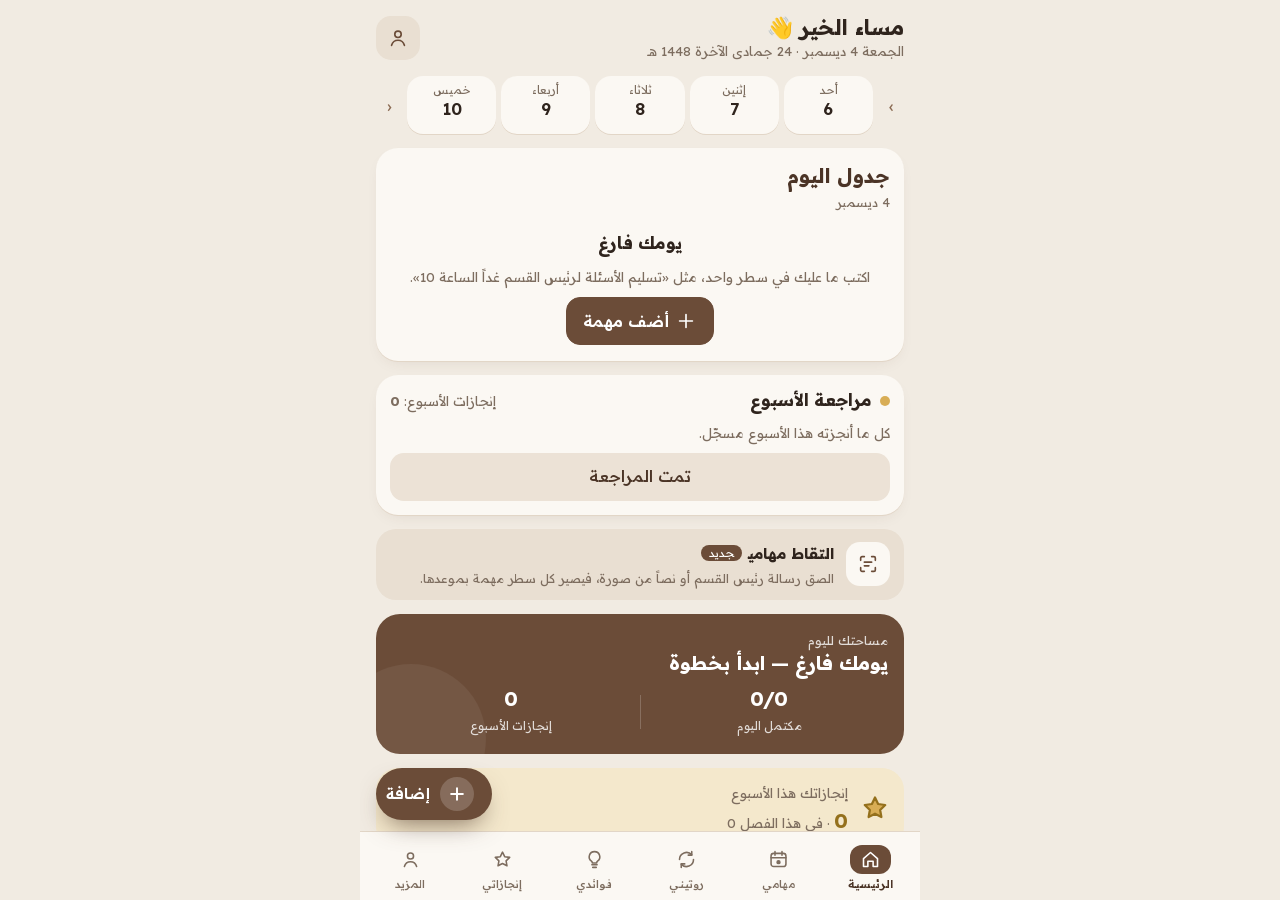
<file: index.html>
<!DOCTYPE html>
<html lang="ar" dir="rtl">
<head>
<meta charset="utf-8">
<meta name="viewport" content="width=device-width, initial-scale=1, maximum-scale=1, viewport-fit=cover">
<meta name="apple-mobile-web-app-capable" content="yes">
<meta name="mobile-web-app-capable" content="yes">
<meta name="apple-mobile-web-app-title" content="أعمالي">
<meta name="apple-mobile-web-app-status-bar-style" content="default">
<meta name="theme-color" content="#f1ebe2">
<meta name="color-scheme" content="light only">
<meta http-equiv="Content-Security-Policy" content="default-src 'self'; script-src 'self' 'unsafe-inline'; style-src 'self' 'unsafe-inline'; img-src 'self' data: blob:; media-src 'self' blob:; font-src 'self'; connect-src 'self'; frame-src 'none'; object-src 'none'">
<title>أعمالي</title>
<link rel="manifest" href="manifest.webmanifest">
<link rel="apple-touch-icon" href="icons/apple-touch-icon.png">
<link rel="icon" href="icons/icon-192.png">
<link rel="stylesheet" href="fonts/fonts.css">
<style>
/* أعمالي — الإصدار الثالث: هوية «القهوة والورق» من الصور التي اختارها المعلم:
   أرضية كريمية، وبطاقة بنية لليوم، وألوان باستيل للأولويات، وخط الرقعة للملاحظات المكتوبة باليد. ألوان فاتحة دائماً. */
:root{
  --ground:#f1ebe2; --surface:#fbf8f3; --raised:#f5efe6; --active:#e9dfd2;
  --border:#e2d6c7; --rule:#ece3d7; --control:#cdbfae;
  --text:#2f241d; --muted:#7d6d5f;
  --brown:#6b4c38; --brown-ink:#4b3426; --brown-soft:#8a6a52; --brown-pale:#ece2d6; --cream-hi:#e9c9a6;
  --rose:#f3dedb; --rose-ink:#a84a40; --honey:#f4e8cc; --honey-ink:#94701c; --honey-bright:#d8ad55;
  --sage:#dfeadf; --sage-ink:#3f7a4c; --stone:#ebe7e2; --stone-ink:#665d55; --sky:#e0e6ef; --sky-ink:#40618c;
  --positive:#3f7a4c; --negative:#a8352b;
  /* أسماء قديمة يستعملها الكود: تشير إلى ألوان الهوية الجديدة */
  --sea:var(--brown); --sea-ink:var(--brown-ink); --sea-pale:var(--brown-pale);
  --lapis:var(--sky-ink); --lapis-pale:var(--sky);
  --gold:var(--honey-ink); --gold-bright:var(--honey-bright); --gold-field:#8a6a1c; --gold-pale:var(--honey);
  --sadu:var(--rose-ink); --sadu-pale:var(--rose); --amber:#8a5410; --amber-pale:#f8e6cc;
  --radius-card:22px; --radius-control:14px;
  --lift:0 1px 0 var(--border),0 6px 18px -10px rgba(75,52,38,.18);
  --font:'Readex Pro','IBM Plex Sans Arabic','Segoe UI',Tahoma,Arial,sans-serif;
  --hand:'Aref Ruqaa','Readex Pro',serif;
  --shade:rgba(40,28,20,.45);
  --spring:cubic-bezier(.34,1.56,.64,1);
  color-scheme:light;
}
/* ألوان تصنيفات الإنجازات العشرة */
.k0{--k:#0f5e63;--kp:#dcefed}.k1{--k:#2c4a8c;--kp:#e2e8f6}.k2{--k:#9a5e08;--kp:#fbecd2}.k3{--k:#a3302a;--kp:#f8e3df}.k4{--k:#4c5a68;--kp:#e6eaee}
.k5{--k:#1f7a50;--kp:#dcf1e5}.k6{--k:#7d6010;--kp:#f6edd2}.k7{--k:#6b3f8f;--kp:#eee4f6}.k8{--k:#b04524;--kp:#fbe5dc}.k9{--k:#7a4a2a;--kp:#f1e5da}

*{box-sizing:border-box}
html,body,*{touch-action:manipulation}
html,body{height:100%}
body{margin:0;background:var(--ground);color:var(--text);font-family:var(--font);font-size:16px;line-height:1.6;-webkit-text-size-adjust:100%}
[hidden]{display:none!important}
button,input,textarea,select{font:inherit;color:inherit}
input,textarea,select{font-size:16px}
button{cursor:pointer;-webkit-tap-highlight-color:transparent;transition:background-color .15s ease,transform .1s ease}
button:active:not([disabled]){transform:scale(.96)}
button:focus-visible,input:focus-visible,textarea:focus-visible,a:focus-visible{outline:2px solid var(--brown);outline-offset:2px}
h1,h2,h3{margin:0;line-height:1.3}
p{margin:0}
.num{font-variant-numeric:tabular-nums;direction:ltr;unicode-bidi:isolate;display:inline-block}
.dim{color:var(--muted)}
.small{font-size:13.5px}
.hand{font-family:var(--hand);color:var(--brown-soft);font-size:21px;line-height:1.4}
svg.ic{width:22px;height:22px;fill:none;stroke:currentColor;stroke-width:1.8;stroke-linecap:round;stroke-linejoin:round;flex:0 0 auto}

/* الإطار */
.app{position:relative;max-width:560px;height:100%;margin:0 auto;display:flex;flex-direction:column;overflow:hidden;background:var(--ground)}
.scr{flex:1 1 auto;overflow-y:auto;overflow-x:hidden;padding:max(14px,env(safe-area-inset-top,0px)) max(16px,env(safe-area-inset-right,0px)) 120px max(16px,env(safe-area-inset-left,0px));display:flex;flex-direction:column;gap:14px;-webkit-overflow-scrolling:touch}
.scr>*{min-width:0;flex:0 0 auto}

/* الرأس: التحية والتاريخان */
.hello{display:flex;align-items:center;justify-content:space-between;gap:10px}
.hello h1{font-size:21px;font-weight:700}
.hello .d{font-size:13px;color:var(--muted)}
.av{width:44px;height:44px;border-radius:15px;border:0;background:var(--active);color:var(--brown);font-weight:700;font-size:17px;display:flex;align-items:center;justify-content:center;flex:0 0 auto;padding:0}
.ph{display:flex;align-items:flex-end;justify-content:space-between;gap:10px}
.ph h1{font-size:25px;font-weight:700;color:var(--brown-ink)}
.ph .sub{font-size:13px;color:var(--muted)}
.mark{width:40px;height:40px;flex:0 0 auto}

/* البطاقة البنية: مساحتك لليوم / إنجاز الروتين */
.brown{position:relative;overflow:hidden;background:var(--brown);color:#fff;border-radius:24px;padding:16px;display:flex;flex-direction:column;gap:10px}
.brown::after{content:"";position:absolute;width:150px;height:150px;border-radius:50%;background:rgba(255,255,255,.06);left:-40px;bottom:-60px;pointer-events:none}
.brown .row{position:relative;z-index:1}
.brown .lb{font-size:12.5px;color:rgba(255,255,255,.8)}
.brown .big{font-size:19px;font-weight:700;line-height:1.4}
.pill{border-radius:999px;background:rgba(255,255,255,.16);font-size:12px;padding:3px 11px;flex:0 0 auto;white-space:nowrap}
.bar{height:7px;border-radius:9px;background:rgba(255,255,255,.18);overflow:hidden}
.bar i{display:block;height:100%;border-radius:9px;background:var(--cream-hi);width:var(--w);animation:barfill .6s ease-out}
@keyframes barfill{from{width:var(--from)}to{width:var(--w)}}
.stats{display:grid;grid-template-columns:1fr 1px 1fr;gap:10px;align-items:center;text-align:center}
.stats b{display:block;font-size:20px;line-height:1.3}
.stats span{font-size:12px;color:rgba(255,255,255,.8)}
.stats hr{border:0;width:1px;height:34px;background:rgba(255,255,255,.2);margin:0}

/* شريط الأيام */
.days{display:grid;grid-template-columns:26px repeat(5,minmax(0,1fr)) 26px;gap:5px;align-items:center}
.days .d{border:0;border-radius:16px;background:var(--surface);min-height:58px;padding:5px 0;display:flex;flex-direction:column;align-items:center;justify-content:center;color:var(--text);box-shadow:0 1px 0 var(--border);line-height:1.25}
.days .d span{font-size:11.5px;color:var(--muted)}
.days .d b{font-size:17px;font-weight:600}
.days .d i{width:5px;height:5px;border-radius:50%;background:transparent;margin-top:3px}
.days .d i.on{background:var(--brown-soft)}
.days .d[aria-pressed=true]{background:var(--brown);color:#fff;box-shadow:none}
.days .d[aria-pressed=true] span{color:rgba(255,255,255,.8)}
.days .d[aria-pressed=true] i.on{background:var(--cream-hi)}
.days .d.today:not([aria-pressed=true]){box-shadow:inset 0 0 0 1.5px var(--brown-soft)}
.days .w{border:0;background:transparent;color:var(--brown-soft);font-size:17px;min-height:44px;padding:0}

/* التقاط مهامي */
.capture{border:0;width:100%;text-align:start;background:var(--active);border-radius:20px;padding:12px 14px;display:flex;align-items:center;gap:12px;color:var(--text)}
.capture .ico{width:44px;height:44px;border-radius:14px;background:var(--surface);display:flex;align-items:center;justify-content:center;color:var(--brown);flex:0 0 auto}
.capture b{font-size:15px}
.capture .new{font-size:11px;background:var(--brown);color:#fff;border-radius:999px;padding:1px 8px;margin-inline-start:6px;vertical-align:2px}
.capture p{font-size:12.5px;color:var(--muted);line-height:1.5;margin-top:2px}

/* عناوين الأقسام */
.sec{display:flex;align-items:center;gap:8px;font-weight:700;font-size:17px;padding-top:2px}
.sec .s{margin-inline-start:auto;font-size:13px;font-weight:500;color:var(--muted)}
.sec i{width:9px;height:9px;border-radius:50%;background:var(--brown-soft);display:inline-block;flex:0 0 auto}
.sec.eve i{background:var(--sky-ink)}
.sec button.s{border:0;background:transparent;padding:4px 0;min-height:36px}

/* جدول اليوم في أول الصفحة */
.sched{background:var(--surface);border-radius:var(--radius-card);box-shadow:var(--lift);padding:14px 14px 4px;display:flex;flex-direction:column;gap:8px;scroll-margin-top:10px}
.shd{display:flex;align-items:center;justify-content:space-between;gap:10px}
.shd .tt b{display:block;font-size:20px;font-weight:700;color:var(--brown-ink);line-height:1.35}
.shd .tt span{font-size:12.5px;color:var(--muted)}
.shd .cnt{flex:0 0 auto;font-size:12.5px;font-weight:600;color:var(--brown-ink);background:var(--brown-pale);border-radius:999px;padding:3px 11px;white-space:nowrap}
.sched .bar{background:var(--brown-pale);height:6px}
.sched .bar i{background:var(--brown)}
.sl .it .tm b{font-size:14px;font-weight:700}
.sched .sl .it:last-child{border-bottom:0}
.nowl{display:flex;align-items:center;gap:6px;height:24px;color:var(--amber);font-size:11.5px;font-weight:700}
.nowl::before{content:"";width:8px;height:8px;border-radius:50%;background:var(--amber);flex:0 0 auto}
.nowl::after{content:"";flex:1;height:2px;border-radius:2px;background:var(--amber);opacity:.7}
.sdiv{font-size:12px;font-weight:700;color:var(--muted);padding:10px 0 2px;border-bottom:1px dashed var(--rule)}
.sdiv.eve{color:var(--sky-ink)}
.tag.rtn{background:var(--sage);color:var(--sage-ink)}
.empty.in{box-shadow:none;background:transparent;padding:6px 0 12px}
.quad.sm{grid-template-columns:repeat(4,minmax(0,1fr));gap:6px}
.quad.sm .q{min-height:48px;border-radius:14px;padding:5px 3px;gap:0}
.quad.sm .q b{font-size:16px;line-height:1.2}
.quad.sm .q span{font-size:11px;line-height:1.3;white-space:nowrap}

/* مربعات الأولوية */
.quad{display:grid;grid-template-columns:1fr 1fr;gap:8px}
.q{border:0;border-radius:18px;padding:10px 8px;display:flex;flex-direction:column;align-items:center;gap:1px;min-height:84px;justify-content:center}
.q i{width:8px;height:8px;border-radius:50%}
.q b{font-size:22px;line-height:1.25;color:var(--text)}
.q span{font-size:12.5px;font-weight:500}
.q.r{background:var(--rose);color:var(--rose-ink)}.q.r i{background:var(--rose-ink)}
.q.h{background:var(--honey);color:var(--honey-ink)}.q.h i{background:var(--honey-ink)}
.q.s{background:var(--sage);color:var(--sage-ink)}.q.s i{background:var(--sage-ink)}
.q.g{background:var(--stone);color:var(--stone-ink)}.q.g i{background:var(--stone-ink)}
.q[aria-pressed=true]{box-shadow:inset 0 0 0 2px currentColor}

/* بطاقة الاجتماع القادم */
.next{border-radius:var(--radius-card);background:var(--sky);padding:12px 14px;display:flex;align-items:center;gap:12px}
.next .open{flex:1;min-width:0;border:0;background:transparent;text-align:start;display:flex;align-items:center;gap:12px;padding:0;color:var(--text)}
.next .ico{color:var(--sky-ink);display:flex;flex:0 0 auto}
.next .ico svg.ic{width:30px;height:30px;stroke-width:1.7}
.next .tx{flex:1;min-width:0}
.next b{display:block;font-size:16px}
.next .when{font-size:13.5px;color:var(--sky-ink);font-weight:600}
.next .pt{border:0;border-radius:999px;background:var(--surface);color:var(--sky-ink);min-height:40px;padding:0 12px;font-size:13.5px;font-weight:600;flex:0 0 auto}

/* جدول اليوم: الساعة يميناً، والعنوان مظلَّل بلون أولويته، وعلامة الإنجاز يساراً */
.list{background:var(--surface);border-radius:var(--radius-card);box-shadow:var(--lift);overflow:hidden;padding:0 12px}
.it{position:relative;display:flex;align-items:center;gap:10px;padding:8px 0;border-bottom:1px dashed var(--rule);min-height:58px}
.it:last-child{border-bottom:0}
.it .tm{width:44px;flex:0 0 auto;display:flex;flex-direction:column;align-items:center;line-height:1.2;color:var(--muted)}
.it .tm b{font-size:13px;font-weight:600;color:var(--brown-ink);direction:ltr}
.it .tm small{font-size:11px}
.ck{position:relative;width:30px;height:30px;border-radius:10px;border:2px solid var(--control);background:transparent;flex:0 0 auto;display:flex;align-items:center;justify-content:center;padding:0;color:#fff}
.ck::before{content:"";position:absolute;inset:-7px}
.ck svg.ic{width:16px;height:16px;stroke-width:2.6}
.it.done .ck,.rt.done .ck{background:var(--brown);border-color:var(--brown)}
.it .body{flex:1;min-width:0;border:0;background:transparent;text-align:start;padding:2px 0;color:var(--text);line-height:1.5;min-height:44px}
.it .t{position:relative;display:inline;font-weight:500;font-size:16px;overflow-wrap:anywhere}
.hl{padding:0 3px;border-radius:3px;-webkit-box-decoration-break:clone;box-decoration-break:clone}
.hl.r{background:linear-gradient(transparent 50%,var(--rose) 50%)}
.hl.h{background:linear-gradient(transparent 50%,var(--honey) 50%)}
.hl.s{background:linear-gradient(transparent 50%,var(--sky) 50%)}
.it.done .t{text-decoration:line-through;color:var(--muted)}
.it.done .hl{background:none}
.it .m{display:flex;flex-wrap:wrap;align-items:center;gap:5px;font-size:12.5px;color:var(--muted);margin-top:3px}
.tag{display:inline-flex;align-items:center;gap:3px;border-radius:999px;padding:0 8px;font-size:11.5px;font-weight:500;background:var(--stone);color:var(--stone-ink);line-height:1.8}
.tag.meet{background:var(--sky);color:var(--sky-ink)}
.tag.time{background:var(--brown-pale);color:var(--brown-ink)}
.tag.star{background:var(--honey);color:var(--honey-ink)}
.tag.soon{background:var(--amber-pale);color:var(--amber)}
.tag.late{background:var(--rose);color:var(--negative)}
.tag.cal{background:var(--sage);color:var(--sage-ink)}
.tag.pri{background:var(--rose);color:var(--rose-ink)}
.tag svg.ic{width:13px;height:13px;stroke-width:2}
.it .go{width:44px;height:44px;border:0;border-radius:12px;background:var(--honey);color:var(--honey-ink);padding:0;display:flex;align-items:center;justify-content:center;flex:0 0 auto}
.it .go svg.ic{width:19px;height:19px}

/* لحظة الإنجاز: المربع ينضغط ثم يقفز، والعلامة تُرسم، وخط يعبر العنوان، وذرات بلون العسل */
.pop .ck{animation:ckpop .28s var(--spring)}
.pop .ck svg path{stroke-dasharray:22;stroke-dashoffset:22;animation:tick .2s ease-out .08s forwards}
.it.pop .t::after{content:"";position:absolute;right:0;left:0;top:52%;height:2px;background:var(--muted);transform-origin:right;animation:strike .25s ease-out .12s both}
.pop .spk{position:absolute;width:6px;height:6px;border-radius:2px;background:var(--honey-bright);top:50%;left:14px;margin-top:-3px;animation:speck .45s ease-out .1s both;pointer-events:none}
.fold{animation:fold .3s ease-out .45s both}
@keyframes ckpop{0%{transform:scale(1)}35%{transform:scale(.82)}75%{transform:scale(1.08)}100%{transform:scale(1)}}
@keyframes tick{to{stroke-dashoffset:0}}
@keyframes strike{from{transform:scaleX(0)}to{transform:scaleX(1)}}
@keyframes speck{from{opacity:1;transform:translate(0,0) rotate(0)}to{opacity:0;transform:translate(var(--x),var(--y)) rotate(90deg)}}
@keyframes fold{to{opacity:.4}}

.empty{background:var(--surface);border-radius:var(--radius-card);box-shadow:var(--lift);padding:22px 18px;text-align:center;display:flex;flex-direction:column;align-items:center;gap:10px}
.empty b{font-size:17px}
.alldone{background:var(--sage);border-radius:var(--radius-card);padding:14px 16px;display:flex;align-items:center;gap:12px;color:var(--sage-ink)}
.alldone .hand{color:var(--sage-ink);font-size:23px}

/* ما بقي من الأيام الماضية: هادئ بلا أحمر */
.carry{background:var(--honey);border-radius:var(--radius-card);padding:14px 14px 10px;display:flex;flex-direction:column;gap:8px}
.carry .row b{font-size:15px}
.carry .ci{background:rgba(255,255,255,.7);border-radius:14px;padding:8px 10px;display:flex;flex-direction:column;gap:6px}
.carry .ci .t{font-size:15px;overflow-wrap:anywhere}
.carry .ci .d{font-size:12px;color:var(--muted);margin-inline-start:6px}
.carry .acts{display:flex;gap:6px;flex-wrap:wrap}
.mini{min-height:40px;border-radius:999px;border:0;padding:0 12px;font-size:13.5px;font-weight:500;background:var(--surface);color:var(--text);flex:0 0 auto;box-shadow:inset 0 0 0 1px var(--border)}
.mini.pri{background:var(--brown);color:#fff;box-shadow:none}
.mini.gold{background:var(--gold-field);color:#fff;box-shadow:none}

/* مراجعة الأسبوع */
.review{background:var(--surface);border-radius:var(--radius-card);box-shadow:var(--lift);padding:14px;display:flex;flex-direction:column;gap:10px}
.review h2{font-size:17px;display:flex;align-items:center;gap:8px}
.review h2::before{content:"";width:10px;height:10px;border-radius:50%;background:var(--honey-bright)}
.review .ri{display:flex;align-items:center;gap:8px}
.review .ri span{flex:1;min-width:0;font-size:15px;overflow-wrap:anywhere}

/* الشرائط والتنبيهات */
.bk{display:flex;align-items:center;gap:12px;border-radius:var(--radius-card);padding:12px 14px;background:var(--honey);color:#5c460f}
.bk .tx{flex:1;font-size:14px;line-height:1.55}
.bk button{min-height:40px;border-radius:999px;border:0;background:#5c460f;color:#fff;font-weight:600;padding:0 14px;flex:0 0 auto}
.bk.red{background:var(--rose);color:#7d1f1a}.bk.red button{background:var(--rose-ink)}
.install{border-radius:var(--radius-card);padding:16px;background:var(--rose);color:#6e2a22;display:flex;flex-direction:column;gap:6px;font-size:14px}
.install ol{margin:0;padding-inline-start:20px;line-height:1.9}
.ribbon{display:flex;align-items:center;gap:12px;background:var(--honey);border-radius:var(--radius-card);padding:12px 14px;border:0;width:100%;text-align:start;color:var(--text)}
.ribbon .star{color:var(--honey-ink);display:flex;flex:0 0 auto}
.ribbon .star svg.ic{width:30px;height:30px;fill:var(--honey-bright);stroke:var(--honey-ink)}
.ribbon b{font-size:20px;color:var(--honey-ink)}

/* التقويم الشهري: في «مهامي» وفي لوحة الإضافة */
.calbox{background:var(--surface);border-radius:var(--radius-card);box-shadow:var(--lift);padding:12px;display:flex;flex-direction:column;gap:6px}
.calhd{display:flex;align-items:center;justify-content:space-between;gap:8px}
.calhd b{font-size:15.5px;text-align:center}
.calhd .h{display:block;font-size:11.5px;color:var(--muted);font-weight:400}
.calhd button{border:0;background:var(--raised);width:40px;height:40px;border-radius:12px;font-size:18px;color:var(--brown);padding:0;flex:0 0 auto}
.cgrid{display:grid;grid-template-columns:repeat(7,minmax(0,1fr));gap:2px;text-align:center}
.cgrid .wd{font-size:11px;color:var(--muted);padding-bottom:2px}
.cd{border:0;background:transparent;font-size:14px;height:40px;border-radius:12px;display:flex;align-items:center;justify-content:center;color:var(--text);position:relative;padding:0}
.cd.wk{color:#a89a8b}
.cd.past{color:#b9ad9f}
.cd.today{box-shadow:inset 0 0 0 1.5px var(--brown-soft);font-weight:600}
.cd[aria-pressed=true]{background:var(--brown);color:#fff;box-shadow:none;font-weight:600}
.cd i{position:absolute;bottom:4px;left:50%;margin-left:-2px;width:4px;height:4px;border-radius:50%;background:var(--brown-soft)}
.cd[aria-pressed=true] i{background:var(--cream-hi)}
.selday{font-size:13.5px;color:var(--muted)}
.selday b{color:var(--text)}

/* روتيني */
.streak{display:grid;grid-template-columns:repeat(7,minmax(0,1fr));gap:4px;background:var(--surface);border-radius:20px;padding:10px 6px;box-shadow:var(--lift)}
.sd{display:flex;flex-direction:column;align-items:center;gap:4px;font-size:11px;color:var(--muted)}
.sd b{width:36px;height:36px;border-radius:12px;background:var(--raised);display:flex;align-items:center;justify-content:center;font-size:13px;color:var(--text);font-weight:500}
.sd.ok b{background:var(--brown);color:#fff}
.sd.miss b{background:var(--surface);box-shadow:inset 0 0 0 1.5px var(--border);color:var(--muted)}
.sd.now b{box-shadow:inset 0 0 0 2px var(--brown)}
.sd.now.ok b{box-shadow:none}
.rt{position:relative;background:var(--surface);border-radius:20px;padding:10px 12px;display:flex;align-items:center;gap:12px;box-shadow:var(--lift)}
.rt .ri{width:46px;height:46px;border-radius:15px;background:var(--active);color:var(--brown);display:flex;align-items:center;justify-content:center;flex:0 0 auto}
.rt .body{flex:1;min-width:0;border:0;background:transparent;text-align:start;padding:0;color:var(--text);min-height:44px}
.rt .body b{font-size:15.5px;display:block;overflow-wrap:anywhere}
.rt .body span{font-size:12px;color:var(--muted)}
.rt .fl{font-size:12.5px;background:var(--raised);border-radius:10px;padding:2px 8px;color:var(--brown);flex:0 0 auto;white-space:nowrap}
.rt.off{opacity:.75}

/* عام */
.card{background:var(--surface);border-radius:var(--radius-card);padding:16px;display:flex;flex-direction:column;gap:12px;box-shadow:var(--lift)}
.row{display:flex;align-items:center;justify-content:space-between;gap:10px}
.row>*{min-width:0}
.btn{min-height:48px;border-radius:var(--radius-control);border:1px solid var(--control);background:var(--surface);padding:8px 16px;font-weight:500;color:var(--text);display:inline-flex;align-items:center;justify-content:center;gap:6px;text-decoration:none}
.btn.pri{background:var(--brown);border-color:var(--brown);color:#fff;font-weight:600}
.btn.gold{background:var(--gold-field);border-color:var(--gold-field);color:#fff;font-weight:600}
.btn.soft{background:var(--brown-pale);border-color:transparent;color:var(--brown-ink)}
.btn.danger{color:var(--negative);border-color:#e8c4bd}
.btn.armed{background:var(--negative);color:#fff;border-color:var(--negative)}
.btn.plain{background:transparent;border:0;color:var(--muted)}
.hd{display:flex;align-items:center;justify-content:space-between;gap:10px;min-height:48px}
.hd h1{font-size:25px;font-weight:700;color:var(--brown-ink)}
.seg{display:grid;grid-auto-flow:column;grid-auto-columns:1fr;gap:2px;background:var(--active);border-radius:var(--radius-control);padding:3px}
.seg button{border:0;border-radius:11px;background:transparent;min-height:40px;font-size:14px;font-weight:500;color:var(--muted);padding:0 4px;white-space:nowrap}
.seg button[aria-pressed=true]{background:var(--surface);color:var(--brown-ink);font-weight:600;box-shadow:0 1px 3px rgba(75,52,38,.12)}
.chips{display:flex;flex-wrap:wrap;gap:6px}
.chip{min-height:40px;border-radius:999px;border:0;background:var(--surface);box-shadow:inset 0 0 0 1px var(--border);padding:0 13px;font-size:14px;font-weight:500;color:var(--text);white-space:nowrap;display:inline-flex;align-items:center;gap:6px}
.chip[aria-pressed=true]{background:var(--brown);color:#fff;box-shadow:none}
.chip.k[aria-pressed=true]{background:var(--k)}
.chip.pr i{width:8px;height:8px;border-radius:50%;background:var(--stone-ink)}
.chip.pr.r i{background:var(--rose-ink)}.chip.pr.h i{background:var(--honey-ink)}
.chip.pr.r[aria-pressed=true]{background:var(--rose-ink)}.chip.pr.h[aria-pressed=true]{background:var(--honey-ink)}
.chip.pr[aria-pressed=true] i{background:#fff}
.lbl{font-size:13px;color:var(--muted);font-weight:500}
.search{display:flex;align-items:center;gap:8px;background:var(--surface);border-radius:var(--radius-control);box-shadow:inset 0 0 0 1px var(--border);padding:0 12px;min-height:48px}
.search input{flex:1;border:0;background:transparent;min-height:46px;outline:none;min-width:0}
.search svg.ic{color:var(--muted);width:19px;height:19px}

/* الإنجازات */
.achhead{border-radius:24px;background:var(--brown);color:#fff;padding:16px;overflow:hidden}
.achhead h1{font-size:23px;font-weight:700}
.achhead .big{display:block;font-size:40px;font-weight:700;line-height:1.1}
.achhead .seg{background:rgba(0,0,0,.18);margin-top:12px}
.achhead .seg button{color:#fff}
.achhead .seg button[aria-pressed=true]{background:#fff;color:var(--brown-ink)}
.cats{display:grid;grid-template-columns:repeat(2,minmax(0,1fr));gap:8px}
.cat{border:0;border-radius:16px;background:var(--kp);color:var(--k);padding:10px 12px;text-align:start;display:flex;align-items:center;gap:8px;min-height:52px}
.cat .n{font-size:20px;font-weight:700;min-width:26px;text-align:center}
.cat .l{font-size:13px;font-weight:500;line-height:1.35;flex:1}
.cat[aria-pressed=true]{background:var(--k);color:#fff}
.cat.zero .n{color:var(--muted)}
.ach{display:flex;gap:12px;align-items:flex-start;padding:12px 2px;border:0;border-bottom:1px dashed var(--rule);width:100%;background:transparent;text-align:start;color:var(--text)}
.ach:last-child{border-bottom:0}
.ach .dot{width:11px;height:11px;border-radius:50%;background:var(--k);margin-top:7px;flex:0 0 auto}
.ach .tx{flex:1;min-width:0}
.ach .t{font-weight:500;overflow-wrap:anywhere}
.ach .m{font-size:12.5px;color:var(--muted)}
.ach .kc{color:var(--k);font-weight:600}
.ach .pin{color:var(--honey-bright);flex:0 0 auto;margin-top:2px}
.ach .pin svg.ic{width:18px;height:18px;fill:currentColor}
.mon{font-size:13px;font-weight:600;color:var(--muted);padding:2px 4px}

/* الشريط السفلي والزر العائم */
.tabbar{position:absolute;left:0;right:0;bottom:0;background:var(--surface);box-shadow:0 -1px 0 var(--border);padding:6px max(4px,env(safe-area-inset-right,0px)) env(safe-area-inset-bottom,0px) max(4px,env(safe-area-inset-left,0px));display:flex;z-index:10}
.tabbar button{flex:1;min-width:0;min-height:62px;border:0;background:transparent;display:flex;flex-direction:column;align-items:center;justify-content:center;gap:2px;font-size:11px;white-space:nowrap;font-weight:500;color:var(--muted);padding:4px 0}
.tabbar button svg.ic{box-sizing:content-box;padding:4px 10px;border-radius:12px;width:21px;height:21px}
.tabbar button[aria-pressed=true]{color:var(--brown-ink);font-weight:600}
.tabbar button[aria-pressed=true] svg.ic{background:var(--brown);color:#fff}
.fab{position:absolute;left:max(16px,env(safe-area-inset-left,0px));bottom:calc(80px + env(safe-area-inset-bottom,0px));z-index:11;min-height:52px;border-radius:999px;border:0;background:var(--brown);color:#fff;box-shadow:0 12px 26px -10px rgba(75,52,38,.7);display:flex;align-items:center;gap:10px;padding:0 18px 0 10px;font-weight:600;font-size:15px}
.fab .pl{width:34px;height:34px;border-radius:50%;background:rgba(255,255,255,.18);display:flex;align-items:center;justify-content:center}
.fab svg.ic{width:20px;height:20px;stroke-width:2.4}

/* اللوحات السفلية */
.layer{position:absolute;inset:0;z-index:30;background:var(--shade);display:flex;align-items:flex-end;animation:shade .2s ease-out}
.sheetp{width:100%;background:var(--ground);border-radius:28px 28px 0 0;padding:8px max(16px,env(safe-area-inset-right,0px)) calc(18px + env(safe-area-inset-bottom,0px)) max(16px,env(safe-area-inset-left,0px));display:flex;flex-direction:column;gap:12px;max-height:94%;overflow:auto;box-shadow:0 -12px 34px rgba(40,28,20,.2);animation:sheetup .32s cubic-bezier(.32,.72,0,1)}
.sheetp>*{flex:0 0 auto;min-width:0}
.layer.still,.layer.still .sheetp{animation:none}
@keyframes shade{from{background:transparent}}
@keyframes sheetup{from{transform:translateY(40%);opacity:.4}}
.sheetp .grab{width:40px;height:5px;border-radius:3px;background:var(--control);align-self:center}
.sheetp h2{font-size:19px}
.field{width:100%;min-height:50px;border:1px solid var(--border);border-radius:var(--radius-control);background:var(--surface);padding:10px 12px}
textarea.field{min-height:76px;resize:vertical;line-height:1.6}
input.title{font-size:18px;font-weight:500}
.hint{font-size:12.5px;color:var(--muted)}
.twocol{display:grid;grid-template-columns:1fr 1fr;gap:8px}
.sw{display:flex;align-items:center;justify-content:space-between;gap:10px;min-height:46px}
.tog{width:52px;height:32px;border-radius:999px;border:0;background:var(--control);position:relative;flex:0 0 auto;padding:0}
.tog::after{content:"";position:absolute;top:3px;right:3px;width:26px;height:26px;border-radius:50%;background:#fff;transition:right .15s ease;box-shadow:0 1px 3px rgba(0,0,0,.2)}
.tog[aria-pressed=true]{background:var(--brown)}
.tog[aria-pressed=true]::after{right:23px}
.alarm{background:var(--sage);border-radius:16px;padding:10px 12px;display:flex;align-items:center;gap:10px;color:var(--sage-ink)}
.alarm .tx{flex:1;min-width:0}
.alarm b{font-size:14px;color:var(--text);display:block}
.alarm span{font-size:12px}
.alarm .tog[aria-pressed=true]{background:var(--sage-ink)}
.alarm.off{background:var(--raised);color:var(--muted)}
/* الخطوات ونقاط الاجتماع داخل اللوحة */
.steps{background:var(--surface);border-radius:var(--radius-control);box-shadow:inset 0 0 0 1px var(--border);overflow:hidden}
.st{display:flex;align-items:center;gap:8px;padding:4px 8px 4px 10px;border-bottom:1px solid var(--rule)}
.st:last-child{border-bottom:0}
.st .sck{position:relative;width:26px;height:26px;border-radius:8px;border:2px solid var(--control);background:transparent;padding:0;color:#fff;display:flex;align-items:center;justify-content:center;flex:0 0 auto}
.st .sck::before{content:"";position:absolute;inset:-9px}
.st .sck svg.ic{width:14px;height:14px;stroke-width:2.6}
.st .sck[aria-pressed=true]{background:var(--brown);border-color:var(--brown)}
.st input{flex:1;min-width:0;border:0;background:transparent;min-height:44px}
.st.d input{text-decoration:line-through;color:var(--muted)}
.st .x{width:40px;height:40px;border:0;background:transparent;color:var(--muted);font-size:20px;padding:0;flex:0 0 auto}
.st .tt{border:0;border-radius:999px;background:var(--sky);color:var(--sky-ink);min-height:36px;padding:0 10px;font-size:12.5px;font-weight:600;flex:0 0 auto}
/* معاينة الالتقاط */
.capl{background:var(--surface);border-radius:var(--radius-control);box-shadow:inset 0 0 0 1px var(--border);overflow:hidden}
.capl div{display:flex;align-items:center;justify-content:space-between;gap:8px;padding:8px 12px;border-bottom:1px solid var(--rule);font-size:14.5px}
.capl div:last-child{border-bottom:0}
.capl span{min-width:0;overflow-wrap:anywhere}
.capl small{color:var(--muted);font-size:12px;flex:0 0 auto}

/* الرسائل */
.toast{position:absolute;left:12px;right:12px;bottom:calc(150px + env(safe-area-inset-bottom,0px));z-index:40;background:var(--brown-ink);color:#fff;border-radius:16px;padding:8px 8px 8px 14px;display:flex;align-items:center;justify-content:space-between;gap:10px;font-size:14.5px;box-shadow:0 10px 28px rgba(0,0,0,.22)}
.toast.low{bottom:calc(16px + env(safe-area-inset-bottom,0px))}
.toast.warn{background:var(--negative)}
.toast button{min-height:40px;border:0;background:rgba(255,255,255,.16);color:inherit;font-weight:600;border-radius:10px;padding:0 12px;flex:0 0 auto}
.loading{display:flex;align-items:center;justify-content:center;height:60vh;color:var(--muted)}
.stepsl{margin:0;padding-inline-start:20px;line-height:1.9;font-size:14px}
@media (prefers-reduced-motion: reduce){
  button{transition:none}button:active:not([disabled]){transform:none}
  .bar i,.layer,.sheetp,.pop .ck,.it.pop .t::after,.pop .spk,.fold{animation:none!important}
  .pop .ck svg path{animation:none;stroke-dashoffset:0}
}

/* فوائدي: لكل قسم لونه — الفوائد عسلية، والأفكار سماوية، واليوميات وردية */
.kinds{display:grid;grid-template-columns:repeat(3,minmax(0,1fr));gap:8px}
.kd{border:0;border-radius:18px;padding:10px 6px;display:flex;flex-direction:column;align-items:center;gap:1px;min-height:92px;justify-content:center}
.kd b{font-size:22px;color:var(--text);line-height:1.2}
.kd span{font-size:13px;font-weight:600}
.kf,.ks.kf{background:var(--honey);color:var(--honey-ink)}.ki,.ks.ki{background:var(--sky);color:var(--sky-ink)}.ky,.ks.ky{background:var(--rose);color:var(--rose-ink)}
.kd[aria-pressed=true],.ks[aria-pressed=true]{box-shadow:inset 0 0 0 2px currentColor}
.chip i{font-style:normal;color:var(--muted);font-size:12px}
.chip[aria-pressed=true] i{color:var(--cream-hi)}
.notes{display:flex;flex-direction:column;gap:10px}
.note{background:var(--surface);border-radius:20px;padding:12px 13px;box-shadow:var(--lift);display:flex;flex-direction:column;gap:8px;border-inline-start:4px solid var(--nk)}
.note.kf{--nk:var(--honey-bright);color:var(--text)}.note.ki{--nk:#7f9cc4;color:var(--text)}.note.ky{--nk:#d79a91;color:var(--text)}
.note .nb{border:0;background:transparent;padding:0;text-align:start;display:flex;flex-direction:column;gap:5px;color:var(--text);width:100%}
.note .hd{display:flex;align-items:center;gap:8px;font-size:12px;color:var(--muted);flex-wrap:wrap}
.note .src{display:inline-flex;align-items:center;gap:4px;background:var(--raised);border-radius:999px;padding:1px 9px;color:var(--brown)}
.note .src svg.ic{width:14px;height:14px}
.note .dt{margin-inline-start:auto}
.note b{font-size:15.5px;line-height:1.5;overflow-wrap:anywhere}
.note p{font-size:14px;line-height:1.75;color:#4d3f35;white-space:pre-line;overflow-wrap:anywhere}
.note .tag{align-self:flex-start}
.mini.sky{background:var(--sky);color:var(--sky-ink);box-shadow:none;align-self:flex-start;font-weight:600}
.nday{display:flex;justify-content:space-between;gap:8px;font-size:13px;font-weight:600;color:var(--muted);padding:4px 2px 0}
.audio{display:flex;align-items:center;gap:10px;background:var(--raised);border-radius:14px;padding:6px 10px}
.audio.big{padding:10px 12px}
.play{width:40px;height:40px;border-radius:50%;border:0;background:var(--brown);color:#fff;display:flex;align-items:center;justify-content:center;flex:0 0 auto;padding:0}
.play svg.ic{width:16px;height:16px}
.wave{flex:1;display:flex;align-items:center;gap:2px;height:28px;min-width:0}
.wave i{flex:1;background:var(--brown-soft);border-radius:2px;opacity:.55}
.audio small{font-size:12px;color:var(--muted);direction:ltr}
.photo{border:0;padding:0;border-radius:14px;overflow:hidden;background:var(--raised);display:block;width:100%}
.photo img{display:block;width:100%;max-height:220px;object-fit:cover;min-height:80px}
.nimg{border-radius:16px;overflow:hidden;background:var(--raised)}
.nimg img{display:block;width:100%;max-height:260px;object-fit:contain}
.nimg.big img{max-height:420px}
.kseg{display:grid;grid-template-columns:repeat(3,minmax(0,1fr));gap:6px}
.ks{border:0;border-radius:14px;font-size:14px;font-weight:600;min-height:46px;display:flex;align-items:center;justify-content:center;gap:5px;padding:0 4px}
.ks svg.ic{width:18px;height:18px}
.methods{display:grid;grid-template-columns:repeat(2,minmax(0,1fr));gap:8px}
.mt{border:0;border-radius:16px;background:var(--surface);box-shadow:inset 0 0 0 1px var(--border);padding:10px;display:flex;align-items:center;gap:9px;text-align:start;color:var(--text);min-height:60px}
.mt .ico{width:40px;height:40px;border-radius:12px;background:var(--active);color:var(--brown);display:flex;align-items:center;justify-content:center;flex:0 0 auto}
.mt b{font-size:14px;display:block;line-height:1.3}.mt small{font-size:11.5px;color:var(--muted)}
.mt[aria-pressed=true]{background:var(--brown);color:#fff;box-shadow:none}.mt[aria-pressed=true] .ico{background:rgba(255,255,255,.16);color:#fff}.mt[aria-pressed=true] small{color:var(--cream-hi)}
.rec{display:flex;flex-direction:column;align-items:center;gap:12px;padding:8px 0}
.mic{width:92px;height:92px;border-radius:50%;border:0;background:var(--rose-ink);color:#fff;display:flex;align-items:center;justify-content:center;position:relative;padding:0}
.mic svg.ic{width:38px;height:38px}
.mic.on::before,.mic.on::after{content:"";position:absolute;inset:-10px;border-radius:50%;border:2px solid var(--rose-ink);opacity:.35;animation:micring 1.8s ease-out infinite}
.mic.on::after{animation-delay:.9s}
@keyframes micring{from{transform:scale(.9);opacity:.5}to{transform:scale(1.35);opacity:0}}
.timer{font-size:34px;font-weight:600;color:var(--brown-ink)}
.livewave{display:flex;align-items:center;gap:3px;height:54px;width:100%}
.livewave i{flex:1;background:var(--brown);border-radius:3px;height:14%;transition:height .1s linear}
.tip{background:var(--sage);color:var(--sage-ink);border-radius:14px;padding:10px 12px;font-size:13px;line-height:1.65}
@media (prefers-reduced-motion: reduce){.mic.on::before,.mic.on::after{animation:none}.livewave i{transition:none}}
</style>
</head>
<body>
<div class="app" id="dev">
  <main class="scr" id="scr"><div class="loading">جارٍ التحميل…</div></main>
  <button class="fab" data-act="add" aria-label="إضافة" hidden id="fab"></button>
  <nav class="tabbar" id="tabs" aria-label="الأقسام" hidden></nav>
  <div id="layer"></div>
  <input type="file" id="filein" accept=".json,application/json,text/plain" hidden>
  <input type="file" id="imgin" accept="image/*" hidden>
</div>

<script>
/* أعمالي — مهامي اليومية واجتماعاتي وروتيني وإنجازاتي، لمعلم واحد على هاتفه.
   البيانات على هذا الجهاز فقط (IndexedDB، وعند تعذّرها localStorage)، ولا يتصل البرنامج بأي خادم.
   الإصدار الثالث (2026-10-24) من صور تطبيقات اختارها المعلم (روتيني، مهامي، To-Do List):
   - هوية «القهوة والورق»: كريمي وبني، وبطاقة «مساحتك لليوم»، وخط الرقعة للملاحظات.
   - اختيار التاريخ من تقويم الشهر، وشاشة «مهامي» بتقويم الشهر وتبويبات: اليوم، والقادمة، والمتأخرة، والكل.
   - الأولوية (مهم وعاجل / مهم غير عاجل / عادي) تظلّل العنوان، ولها مربعات في الرئيسية.
   - «روتيني»: عادات يومية مع الاستمرارية وأفضل سلسلة.
   - «التقاط مهامي»: كل سطر من نص ملصوق يصير مهمة.
   - التنبيه في تقويم الآيفون عبر اختصار «a3mali-taqweem» بدل «تذكيرات».
   - «فوائدي» (2026-10-24b): فوائد وأفكار ويوميات، كتابةً أو صوتاً أو صورةً أو نصاً من صورة (بالنص المباشر في الآيفون).
   وبقي من الإصدار الثاني: بعد الدوام، وآخر موعد، والخطوات، ونقاط الاجتماع، ومراجعة الأسبوع، وأبرز الإنجازات، والبحث. */
var APPV='2026-10-26c';
var DAYS=['الأحد','الإثنين','الثلاثاء','الأربعاء','الخميس','الجمعة','السبت'];
var DSHORT=['أحد','إثنين','ثلاثاء','أربعاء','خميس','جمعة','سبت'];
var MONTHS=['يناير','فبراير','مارس','أبريل','مايو','يونيو','يوليو','أغسطس','سبتمبر','أكتوبر','نوفمبر','ديسمبر'];
/* تصنيفات الإنجاز: من معايير «المعلم المتميز» في وزارة التربية */
var CATS=['التنمية المهنية (دورات وورش)','التطوير والابتكار','الدروس النموذجية وتبادل الزيارات','الأنشطة المدرسية','اللجان والمهام المكلَّف بها','إنجازات الطلاب والمسابقات','القرآن الكريم','التواصل مع أولياء الأمور','خدمة المجتمع والمبادرات','شهادات الشكر والتكريم'];
var CSHORT=['التنمية المهنية','التطوير والابتكار','دروس نموذجية وزيارات','الأنشطة المدرسية','اللجان والتكليفات','إنجازات الطلاب','القرآن الكريم','أولياء الأمور','خدمة المجتمع','الشكر والتكريم'];
var ROLES=['منفّذ','مشارك','حضور'];
var PIN_MAX=5;
var MARK='<svg class="mark" viewBox="0 0 64 64" aria-hidden="true"><rect width="64" height="64" rx="16" fill="#6b4c38"/><rect x="14" y="14" width="36" height="36" rx="11" fill="#f1ebe2"/><path d="M24 32.5l5.5 5.5 11-12" fill="none" stroke="#6b4c38" stroke-width="4.2" stroke-linecap="round" stroke-linejoin="round"/><circle cx="47" cy="17" r="5" fill="#d8ad55"/></svg>';
function svg(p){return '<svg class="ic" viewBox="0 0 24 24" aria-hidden="true">'+p+'</svg>';}
var IC={
  today:svg('<rect x="3.5" y="5" width="17" height="15" rx="3"/><path d="M3.5 10h17M8 3v4M16 3v4"/><circle cx="12" cy="15" r="1.6" fill="currentColor"/>'),
  next:svg('<path d="M4 6h16M4 12h10M4 18h7"/><path d="M17 15l3 3-3 3"/>'),
  star:svg('<path d="M12 3.6l2.5 5.2 5.7.8-4.1 4 1 5.6L12 16.6l-5.1 2.6 1-5.6-4.1-4 5.7-.8z"/>'),
  more:svg('<circle cx="12" cy="12" r="3"/><path d="M12 2.5v3M12 18.5v3M2.5 12h3M18.5 12h3M5.3 5.3l2.1 2.1M16.6 16.6l2.1 2.1M5.3 18.7l2.1-2.1M16.6 7.4l2.1-2.1"/>'),
  plus:svg('<path d="M12 5v14M5 12h14"/>'),
  check:svg('<path d="M5 12.5l4.5 4.5L19 7.5"/>'),
  meet:svg('<circle cx="9" cy="9" r="3"/><circle cx="16.5" cy="10" r="2.4"/><path d="M3.5 19c.8-3 3-4.6 5.5-4.6s4.7 1.6 5.5 4.6M14.5 15.2c2.6-.5 5 .9 6 3.8"/>'),
  clock:svg('<circle cx="12" cy="12" r="8.5"/><path d="M12 7.5V12l3 2"/>'),
  rep:svg('<path d="M4 12a8 8 0 0 1 14-5.3M20 12a8 8 0 0 1-14 5.3"/><path d="M18 3v4h-4M6 21v-4h4"/>'),
  bell:svg('<path d="M6 16V11a6 6 0 0 1 12 0v5l1.5 2h-15z"/><path d="M10 20.5a2 2 0 0 0 4 0"/>'),
  trash:svg('<path d="M5 7h14M10 7V5h4v2M7 7l1 13h8l1-13"/>'),
  doc:svg('<path d="M7 3h7l4 4v14H7z"/><path d="M14 3v4h4M10 12h5M10 16h5"/>'),
  flag:svg('<path d="M6 21V4M6 4h11l-2 4 2 4H6"/>'),
  list:svg('<path d="M9 6h11M9 12h11M9 18h11"/><path d="M4 6l1 1 2-2M4 12l1 1 2-2M4 18l1 1 2-2"/>'),
  search:svg('<circle cx="11" cy="11" r="6.5"/><path d="M16 16l4.5 4.5"/>'),
  home:svg('<path d="M4 11l8-7 8 7v9h-5v-6H9v6H4z"/>'),
  user:svg('<circle cx="12" cy="8" r="3.5"/><path d="M5 20c1-3.5 3.8-5.5 7-5.5s6 2 7 5.5"/>'),
  scan:svg('<path d="M4 8V5.5A1.5 1.5 0 0 1 5.5 4H8M16 4h2.5A1.5 1.5 0 0 1 20 5.5V8M20 16v2.5a1.5 1.5 0 0 1-1.5 1.5H16M8 20H5.5A1.5 1.5 0 0 1 4 18.5V16"/><path d="M8 10h8M8 14h5"/>'),
  book:svg('<path d="M4 5.5C6.5 4.5 9.5 4.5 12 6c2.5-1.5 5.5-1.5 8-.5V19c-2.5-1-5.5-1-8 .5-2.5-1.5-5.5-1.5-8-.5z"/><path d="M12 6v13.5"/>'),
  mail:svg('<rect x="3.5" y="5.5" width="17" height="13" rx="2"/><path d="M4 7l8 6 8-6"/>'),
  walk:svg('<circle cx="13" cy="4.5" r="1.8"/><path d="M10 21l2-6 3 3v3M12 15l-1-5 4 2 2 3M11 10l-3 2v3"/>')
};

/* ---------- التاريخ: محلي دائماً (توقيت الكويت) ولا يُستعمل toISOString حتى لا يقع الإدخال الليلي في الأمس ---------- */
function pad2(n){return (n<10?'0':'')+n;}
function ymd(d){d=d||new Date();return d.getFullYear()+'-'+pad2(d.getMonth()+1)+'-'+pad2(d.getDate());}
function today(){return ymd();}
function pd(s){var p=s.split('-');return new Date(+p[0],+p[1]-1,+p[2],12);}
function addDays(s,n){var d=pd(s);d.setDate(d.getDate()+n);return ymd(d);}
function diffDays(a,b){return Math.round((pd(b)-pd(a))/864e5);}
function dow(s){return pd(s).getDay();}
function weekStart(s){return addDays(s,-dow(s));}
function fd(s){var x=pd(s);return DAYS[x.getDay()]+' '+x.getDate()+' '+MONTHS[x.getMonth()];}
function fdShort(s){var x=pd(s);return x.getDate()+' '+MONTHS[x.getMonth()];}
function relDay(s){var t=today();if(s===t)return 'اليوم';if(s===addDays(t,1))return 'غداً';if(s===addDays(t,-1))return 'أمس';var d=diffDays(t,s);if(d>1&&d<7)return DAYS[dow(s)];return fd(s);}
/* التاريخ الهجري للعرض فقط (تقويم أم القرى)، مع تصحيح ±١ يوم من الإعدادات ليوافق إعلان الكويت */
function hijri(s){try{return new Intl.DateTimeFormat('ar-SA-u-ca-islamic-umalqura-nu-latn',{day:'numeric',month:'long',year:'numeric'}).format(pd(addDays(s,D.hijriAdj||0)));}catch(e){return '';}}
function nowHM(){var d=new Date();return pad2(d.getHours())+':'+pad2(d.getMinutes());}
function fmtT(t){if(!t)return '';var h=+t.slice(0,2),m=t.slice(3);return (h%12||12)+':'+m+(h<12?' ص':' م');}
/* العام الدراسي يبدأ في سبتمبر: الفصل الأول سبتمبر–يناير، والثاني فبراير–أغسطس */
function schoolYear(s){var d=pd(s);return d.getMonth()>=8?d.getFullYear():d.getFullYear()-1;}
function termRange(k,s){var y=schoolYear(s||today());return k==='1'?[y+'-09-01',(y+1)+'-01-31']:k==='2'?[(y+1)+'-02-01',(y+1)+'-08-31']:[y+'-09-01',(y+1)+'-08-31'];}
function curTerm(){var m=pd(today()).getMonth();return m>=8||m===0?'1':'2';}

/* ---------- البيانات ---------- */
function uid(){return Date.now().toString(36)+Math.random().toString(36).slice(2,8);}
function blank(){return {v:3,profile:{name:'',school:'',subject:'التربية الإسلامية'},items:[],ach:[],notes:[],topics:['التدريس','القرآن وعلومه','إدارة الصف','التقنية'],trash:[],lastBackup:0,created:Date.now(),remind:{method:'cal',lead:15,calOk:false,auto:true},review:'',rvSkip:[],hijriAdj:0};}
var D=null,DB=null,SAVE={ok:true},LSK='a3mali:data';
function idbOpen(){return new Promise(function(res,rej){try{var r=indexedDB.open('a3mali',2);r.onupgradeneeded=function(){var db=r.result;if(!db.objectStoreNames.contains('kv'))db.createObjectStore('kv');if(!db.objectStoreNames.contains('media'))db.createObjectStore('media');};r.onsuccess=function(){res(r.result);};r.onerror=function(){rej(r.error);};}catch(e){rej(e);}});}
function load(){
  return idbOpen().then(function(db){DB=db;return new Promise(function(res){var q=db.transaction('kv').objectStore('kv').get('data');q.onsuccess=function(){res(q.result||null);};q.onerror=function(){res(null);};});})
  .catch(function(){DB=null;return null;})
  .then(function(d){if(!d){try{d=JSON.parse(localStorage.getItem(LSK)||'null');}catch(e){d=null;}}return d;});
}
function save(){
  var copy=JSON.parse(JSON.stringify(D));
  if(DB){try{var tx=DB.transaction('kv','readwrite');tx.objectStore('kv').put(copy,'data');tx.oncomplete=function(){SAVE.ok=true;};tx.onerror=tx.onabort=function(){saveLS(copy);};return;}catch(e){}}
  saveLS(copy);
}
function saveLS(copy){try{localStorage.setItem(LSK,JSON.stringify(copy));SAVE.ok=true;}catch(e){SAVE.ok=false;toast('لم يُحفظ — احفظ نسخة احتياطية الآن',null,true);}}
function norm(d){var b=blank();d=d||b;
  /* ترقية الإصدار الأول: التذكير يصير اختصار «تذكيرات» لأن ملف التقويم لم يعمل جيداً */
  if((d.v||1)<2){d.v=2;d.remind=Object.assign({},d.remind||{},{method:'sc',scOk:false});}
  /* ترقية الإصدار الثاني: «تذكيرات» تصير «التقويم» عبر الاختصار الجديد، ويلزم تثبيته مرة أخرى */
  if(d.v<3){d.v=3;var r0=d.remind||{};d.remind=Object.assign({},r0,{method:r0.method==='ics'?'ics':'cal',calOk:false,auto:true});delete d.remind.scOk;}
  ['profile','remind'].forEach(function(k){d[k]=Object.assign({},b[k],d[k]||{});});
  ['items','ach','notes','trash','rvSkip'].forEach(function(k){if(!Array.isArray(d[k]))d[k]=[];});
  if(!Array.isArray(d.topics))d.topics=b.topics.slice();
  if(typeof d.review!=='string')d.review='';if(typeof d.hijriAdj!=='number')d.hijriAdj=0;
  /* سلة المحذوفات تحتفظ بما حُذف ٣٠ يوماً */
  var cut=Date.now()-30*864e5;d.trash=d.trash.filter(function(x){return (x.at||0)>cut;});return d;}

/* ---------- الحالة ---------- */
var UI={tab:'today',day:null,term:null,cat:null,q:'',sel:null,cal:null,tseg:'day',qf:'',capTxt:'',capDef:'today',nk:'f',nq:'',ntopic:''},RING={};
function item(id){return D.items.filter(function(x){return x.id===id;})[0];}
function achById(id){return D.ach.filter(function(x){return x.id===id;})[0];}
/* هل العنصر في هذا اليوم؟ المتكرر أسبوعياً يظهر في أيامه من تاريخ بدايته */
function onDay(it,s){if(it.rep)return it.rep.days.indexOf(dow(s))>=0&&s>=(it.rep.from||'0')&&(it.rep.skip||[]).indexOf(s)<0;return it.date===s;}
function isDone(it,s){return it.rep?(it.doneDates||[]).indexOf(s)>=0:!!it.done;}
function byTime(a,b){var ta=a.time||'99',tb=b.time||'99';return ta<tb?-1:ta>tb?1:(a.created||0)-(b.created||0);}
function dayItems(s){return D.items.filter(function(it){return it.type!=='habit'&&onDay(it,s);}).sort(byTime);}
function overdue(){var t=today();return D.items.filter(function(it){return !it.rep&&!it.done&&it.date&&it.date<t;}).sort(function(a,b){return a.date<b.date?-1:1;});}
function later(){return D.items.filter(function(it){return !it.rep&&!it.date&&!it.done;});}
/* «آخر موعد» يقترب: خلال ٣ أيام، والمهمة ليست مخططة اليوم */
function dueSoon(){var t=today();return D.items.filter(function(it){if(it.rep||it.done||!it.due)return false;return diffDays(t,it.due)<=3&&it.date!==t;}).sort(function(a,b){return a.due<b.due?-1:1;});}
/* الاجتماع القادم خلال أسبوعين، بعد الآن */
function nextMeet(){var t=today(),n=nowHM();for(var i=0;i<14;i++){var s=addDays(t,i),l=dayItems(s).filter(function(it){return it.type==='meet'&&!isDone(it,s)&&(i>0||!it.time||it.time>=n);});if(l.length)return {it:l[0],day:s};}return null;}
function untilTxt(s,t){if(s!==today())return relDay(s)+(t?' · '+fmtT(t):'');if(!t)return 'اليوم';var p=t.split(':'),now=new Date(),m=(+p[0]*60+ +p[1])-(now.getHours()*60+now.getMinutes());
  if(m<=0)return 'الآن';if(m<60)return 'بعد '+m+' دقيقة';var h=Math.floor(m/60),r=m%60;return 'بعد '+(h===1?'ساعة':h===2?'ساعتين':h+' ساعات')+(r>=10?' و'+r+' دقيقة':'')+' · '+fmtT(t);}
function achIn(r){return D.ach.filter(function(a){return a.date>=r[0]&&a.date<=r[1];});}
/* على الآيفون لا يضيف «ملف تقويم» شيئاً: قائمة المشاركة لا تعرض «التقويم»، فيُستعمل الاختصار دائماً */
function isIOS(){return /iPhone|iPad|iPod/.test(navigator.userAgent)||(navigator.platform==='MacIntel'&&navigator.maxTouchPoints>1);}
function rmMethod(){return isIOS()?'cal':D.remind.method;}
function standalone(){return (window.matchMedia&&matchMedia('(display-mode: standalone)').matches)||navigator.standalone===true;}
function backupDays(){var b=D.lastBackup||D.created||Date.now();return Math.floor((Date.now()-b)/864e5);}
function hasData(){return D.items.length+D.ach.length>0;}
function hasAchFor(it,s){return D.ach.some(function(a){return a.from===it.id&&(!it.rep||a.date===s);});}
function reducedMotion(){return window.matchMedia&&matchMedia('(prefers-reduced-motion: reduce)').matches;}

/* ---------- أدوات ---------- */
function esc(t){return String(t==null?'':t).replace(/[&<>"]/g,function(c){return {'&':'&amp;','<':'&lt;','>':'&gt;','"':'&quot;'}[c];});}
function plural(n,one,two,few,many){return n===1?one:n===2?two:n>=3&&n<=10?n+' '+few:n+' '+many;}

/* ---------- الشاشات ---------- */
/* الأولوية: «مهم وعاجل» وردي، و«مهم غير عاجل» عسلي، والعادي بلا تظليل؛ والاجتماع سماوي دائماً */
var PRI={ui:'مهم وعاجل',i:'مهم غير عاجل'};
function priCls(it){return it.type==='meet'?'s':it.pri==='ui'?'r':it.pri==='i'?'h':'';}
function dueTag(it){if(!it.due||(!it.rep&&it.done))return '';var n=diffDays(today(),it.due),c=n<0?'late':n<=2?'soon':'';
  var tx=n<0?'فات موعده '+(n===-1?'أمس':'منذ '+plural(-n,'يوم','يومين','أيام','يوماً')):n===0?'آخر موعد اليوم':n===1?'آخر موعد غداً':'باقي '+plural(n,'يوم','يومان','أيام','يوماً');
  return '<span class="tag '+c+'">'+IC.flag+tx+'</span>';}
function tmCell(t){if(!t)return '<span class="tm" aria-hidden="true"><b>—</b></span>';var h=+t.slice(0,2);return '<span class="tm"><b>'+(h%12||12)+':'+t.slice(3)+'</b><small>'+(h<12?'ص':'م')+'</small></span>';}
/* سطر في جدول اليوم: الساعة، ثم العنوان مظلَّلاً بلون أولويته، ثم علامة الإنجاز */
function itemRow(it,s){
  var dn=isDone(it,s),meet=it.type==='meet',hasAch=hasAchFor(it,s),st=it.steps||[],sd=st.filter(function(x){return x.d;}).length,pt=(it.points||[]).filter(function(x){return !x.d;}).length;
  var m=(meet?'<span class="tag meet">'+IC.meet+'اجتماع</span>':'')+(it.pri==='ui'&&!meet?'<span class="tag pri">مهم وعاجل</span>':'')+dueTag(it)+
    (st.length?'<span class="tag">'+IC.list+'<span class="num">'+sd+'/'+st.length+'</span></span>':'')+(pt?'<span class="tag meet">'+plural(pt,'نقطة','نقطتان','نقاط','نقطة')+'</span>':'')+
    (it.type==='habit'?'<span class="tag rtn">'+IC.rep+'روتيني'+(hStreak(it)?' · 🔥 <span class="num">'+hStreak(it)+'</span>':'')+'</span>':'')+(it.rep&&it.type!=='habit'?'<span class="tag">'+IC.rep+'أسبوعي</span>':'')+(it.cal?'<span class="tag cal">'+IC.bell+'في التقويم</span>':'')+(hasAch?'<span class="tag star">'+IC.star+'إنجاز</span>':'');
  return '<div class="it'+(meet?' meet':'')+(dn?' done':'')+'" id="r-'+it.id+'-'+s+'">'+tmCell(it.time)+
    '<button class="body" data-act="edit" data-id="'+it.id+'" data-day="'+s+'"><span class="t"><span class="hl '+priCls(it)+'">'+esc(it.title)+'</span></span>'+(m?'<span class="m">'+m+'</span>':'')+'</button>'+
    (dn&&!hasAch&&it.type!=='habit'?'<button class="go" data-act="toach" data-id="'+it.id+'" data-day="'+s+'" aria-label="أضفه إلى إنجازاتي">'+IC.star+'</button>':'')+
    '<button class="ck" data-act="done" data-id="'+it.id+'" data-day="'+s+'" aria-label="'+(dn?'إلغاء الإنجاز':'أنجزت')+' '+esc(it.title)+'" aria-pressed="'+dn+'">'+(dn?IC.check:'')+'</button></div>';
}
function listOf(arr,s){var open=arr.filter(function(x){return !isDone(x,s);}),dn=arr.filter(function(x){return isDone(x,s);});return '<div class="list">'+open.concat(dn).map(function(it){return itemRow(it,s);}).join('')+'</div>';}
/* شريط التقدم: يمتلئ من آخر قيمة رآها المعلم إلى الحالية */
function barHtml(key,p){var to=Math.round(p*100),from=RING[key]===undefined?0:RING[key];RING[key]=to;return '<div class="bar" role="img" aria-label="'+to+'٪"><i style="--w:'+to+'%;--from:'+from+'%"></i></div>';}
/* مراجعة الأسبوع: من الخميس ظهراً إلى السبت، تعرض ما أُنجز ولم يُسجَّل إنجازاً */
function reviewDue(){var t=today(),d=dow(t);if(D.review===weekStart(t))return false;return d===5||d===6||(d===4&&nowHM()>='12:00');}
function weekDone(){var t=today(),w0=weekStart(t),out=[];
  D.items.forEach(function(it){if(it.type==='habit')return;if(it.rep){(it.doneDates||[]).forEach(function(s){if(s>=w0&&s<=t&&!hasAchFor(it,s))out.push({it:it,s:s});});}
    else if(it.done&&it.doneAt&&ymd(new Date(it.doneAt))>=w0&&!hasAchFor(it,it.date||t))out.push({it:it,s:ymd(new Date(it.doneAt))});});
  return out.filter(function(x){return D.rvSkip.indexOf(x.it.id+'@'+x.s)<0;});}
function greet(){var h=new Date().getHours();return h<12?'صباح الخير':'مساء الخير';}
function shortName(){var n=(D.profile.name||'').trim().split(/\s+/);return n[0]?(/^(أ|د|م)\.?$/.test(n[0])&&n[1]?n[0]+' '+n[1]:n[0]):'';}
function initial(){var n=(D.profile.name||'').replace(/^(أ|د|م)\.\s*/,'').trim();return n?esc(n.charAt(0)):IC.user;}
/* مربعات الأولوية لليوم المعروض: لمسة المربع تعرض مهامه فقط */
function quadOf(l,s){var o=l.filter(function(x){return !isDone(x,s);});
  return {ui:o.filter(function(x){return x.pri==='ui';}),i:o.filter(function(x){return x.pri==='i';}),done:l.filter(function(x){return isDone(x,s);}),n:o.filter(function(x){return !x.pri;})};}
function vToday(){
  var t=today(),s=UI.day||t,ws=weekStart(s),strip='',name=shortName();
  /* في الجمعة والسبت يعرض الشريط الأسبوع الدراسي القادم */
  if(!UI.day&&dow(t)>=5)ws=addDays(ws,7);
  for(var i=0;i<5;i++){var d=addDays(ws,i),has=dayItems(d).some(function(x){return !isDone(x,d);});
    strip+='<button class="d'+(d===t?' today':'')+'" data-act="day" data-d="'+d+'" aria-pressed="'+(d===s)+'"><span>'+DSHORT[i]+'</span><b class="num">'+pd(d).getDate()+'</b><i class="'+(has?'on':'')+'"></i></button>';}
  /* الأعمال والروتين معاً: جدول اليوم يجمعهما مرتبين بالساعة */
  var l=dayItems(s),hl=habitsOn(s),all=l.concat(hl),dn=all.filter(function(x){return isDone(x,s);}).length,left=all.length-dn,hs=allStreak(),hb=habits().length;
  var h='<div class="hello"><div><h1>'+greet()+(name?'، '+esc(name):'')+' 👋</h1><div class="d">'+fd(s)+' · '+hijri(s)+'</div></div><button class="av" data-act="tab" data-id="more" aria-label="المزيد وبياناتي">'+initial()+'</button></div>';
  h+='<div class="days"><button class="w" data-act="wk" data-d="-7" aria-label="الأسبوع السابق">›</button>'+strip+'<button class="w" data-act="wk" data-d="7" aria-label="الأسبوع التالي">‹</button></div>';
  if(!standalone()&&/iPhone|iPad/.test(navigator.userAgent))h+='<div class="install"><b>أضف «أعمالي» إلى الشاشة الرئيسية أولاً</b><ol><li>زر المشاركة في سفاري (المربع والسهم).</li><li>«إضافة إلى الشاشة الرئيسية».</li><li>افتحه من الأيقونة دائماً.</li></ol><span class="small">ما تكتبه هنا في سفاري لا يظهر في الأيقونة — لكلٍّ منهما بياناته.</span></div>';
  /* جدول اليوم أول الصفحة: الساعة يميناً، وخط «الآن» بين ما مضى وما بقي، وما بلا وقت في آخره */
  var Q=quadOf(l,s),fl=UI.qf?Q[UI.qf]:null,rows=(fl||l.filter(function(x){return !x.eve;}).concat(hl)).slice().sort(byTime),eve=fl?[]:l.filter(function(x){return x.eve;});
  h+='<section class="sched" id="sched"><div class="shd"><div class="tt"><b>'+(UI.qf?{ui:'مهم وعاجل',i:'مهم غير عاجل',done:'المنتهية',n:'عادي'}[UI.qf]:s===t?'جدول اليوم':'جدول '+DAYS[dow(s)])+'</b><span>'+fdShort(s)+(hl.length&&!UI.qf?' · المهام وروتيني':'')+'</span></div>'+
    (UI.qf?'<button class="mini" data-act="qf" data-k="">عرض الكل</button>':all.length?'<span class="cnt">أنجزت <span class="num">'+dn+'</span> من <span class="num">'+all.length+'</span></span>':'')+'</div>'+
    (all.length&&!UI.qf?barHtml('s'+s,dn/all.length):'');
  if(!all.length)h+='<div class="empty in"><b>'+(s===t?'يومك فارغ':'لا شيء في هذا اليوم')+'</b><span class="small dim">اكتب ما عليك في سطر واحد، مثل «تسليم الأسئلة لرئيس القسم غداً الساعة 10».</span><button class="btn pri" data-act="add" data-d="'+s+'">'+IC.plus+' أضف مهمة</button></div>';
  else if(!rows.length&&!eve.length)h+='<p class="small dim" style="padding:8px 2px">لا شيء هنا.</p>';
  else{if(!UI.qf&&dn===all.length)h+='<div class="alldone"><span class="hand">بارك الله في وقتك</span><span class="small">أنجزت أعمال '+(s===t?'اليوم':'هذا اليوم')+' كلها.</span></div>';
    var nw=s===t?nowHM():null,put=!nw,untimed=false;
    h+='<div class="sl">'+rows.map(function(it){var p='';
      if(!put&&it.time&&it.time>nw){put=true;p='<div class="nowl"><span>الآن '+fmtT(nw)+'</span></div>';}
      if(!it.time&&!untimed){untimed=true;if(!put&&rows.some(function(x){return x.time;})){put=true;p+='<div class="nowl"><span>الآن '+fmtT(nw)+'</span></div>';}p+='<div class="sdiv">بلا وقت محدد</div>';}
      return p+itemRow(it,s);}).join('')+'</div>';
    if(eve.length)h+='<div class="sdiv eve">بعد الدوام · <span class="num">'+eve.length+'</span></div><div class="sl">'+eve.map(function(it){return itemRow(it,s);}).join('')+'</div>';}
  h+='</section>';
  /* مربعات الأولوية مصغّرة في صف واحد: لمسة المربع تصفّي الجدول أعلاه */
  if(l.length)h+='<div class="quad sm" role="group" aria-label="الأولوية">'+
      [['ui','r','مهم وعاجل'],['i','h','غير عاجل'],['n','g','عادي'],['done','s','منتهية']].map(function(o){return '<button class="q '+o[1]+'" data-act="qf" data-k="'+o[0]+'" aria-pressed="'+(UI.qf===o[0])+'"><b class="num">'+Q[o[0]].length+'</b><span>'+o[2]+'</span></button>';}).join('')+'</div>';
  var bd=backupDays();if(hasData()&&bd>=7)h+='<div class="bk'+(bd>=14?' red':'')+'"><span class="tx"><b>'+(D.lastBackup?'آخر نسخة احتياطية قبل <span class="num">'+bd+'</span> يوماً.':'لم تحفظ نسخة احتياطية بعد.')+'</b><br>بياناتك على هذا الهاتف فقط.</span><button data-act="backup">حفظ نسخة</button></div>';
  if(s===t){
    if(reviewDue()){var wd=weekDone(),w0=weekStart(t),wa=D.ach.filter(function(a){return a.date>=w0&&a.date<=t;}).length;
      h+='<div class="review"><div class="row"><h2>مراجعة الأسبوع</h2><span class="small dim">إنجازات الأسبوع: <b class="num">'+wa+'</b></span></div>'+
        (wd.length?'<span class="small dim">أنجزت هذه ولم تسجّلها في إنجازاتك. أيّها يستحق؟</span>'+wd.slice(0,5).map(function(x){return '<div class="ri"><span>'+esc(x.it.title)+'</span><button class="mini gold" data-act="toach" data-id="'+x.it.id+'" data-day="'+x.s+'">إنجاز</button><button class="mini" data-act="rvskip" data-k="'+x.it.id+'@'+x.s+'">لا</button></div>';}).join(''):'<span class="small dim">كل ما أنجزته هذا الأسبوع مسجّل.</span>')+
        '<button class="btn soft" data-act="reviewed">تمت المراجعة</button></div>';}
    var od=overdue();
    if(od.length)h+='<div class="carry"><div class="row"><b>بقي من الأيام الماضية (<span class="num">'+od.length+'</span>)</b><button class="mini pri" data-act="allToday">كلها لليوم</button></div>'+
      od.slice(0,4).map(function(it){return '<div class="ci"><span class="t">'+esc(it.title)+'<span class="d">'+relDay(it.date)+'</span></span><span class="acts"><button class="mini" data-act="mv" data-id="'+it.id+'" data-to="0">لليوم</button><button class="mini" data-act="mv" data-id="'+it.id+'" data-to="1">غداً</button><button class="mini" data-act="mv" data-id="'+it.id+'" data-to="later">لاحقاً</button><button class="mini" data-act="drop" data-id="'+it.id+'">احذف</button></span></div>';}).join('')+
      (od.length>4?'<span class="small dim">و<span class="num">'+(od.length-4)+'</span> غيرها — تظهر بعد ترتيب هذه.</span>':'')+'</div>';
    var nx=nextMeet();
    if(nx)h+='<div class="next"><button class="open" data-act="edit" data-id="'+nx.it.id+'" data-day="'+nx.day+'"><span class="ico">'+IC.meet+'</span><span class="tx"><span class="small dim">الاجتماع القادم</span><b>'+esc(nx.it.title)+'</b><span class="when">'+untilTxt(nx.day,nx.it.time)+'</span></span></button><button class="pt" data-act="point" data-id="'+nx.it.id+'">+ نقطة</button></div>';
    var ds=dueSoon();
    if(ds.length)h+='<div class="sec"><i style="background:var(--amber)"></i>مواعيد تقترب</div>'+listOf(ds,t);
    h+='<button class="capture" data-act="capture"><span class="ico">'+IC.scan+'</span><span><b>التقاط مهامي</b><span class="new">جديد</span><p>الصق رسالة رئيس القسم أو نصاً من صورة، فيصير كل سطر مهمة بموعدها.</p></span></button>';
  }
  /* البطاقة البنية صارت ملخصاً أسفل الجدول */
  h+='<div class="brown"><div class="row"><div><div class="lb">'+(s===t?'مساحتك لليوم':'مساحة '+DAYS[dow(s)])+'</div><div class="big">'+(!all.length?(s===t?'يومك فارغ — ابدأ بخطوة':'لا شيء في هذا اليوم'):left?'باقي '+plural(left,'عمل واحد','عملان','أعمال','عملاً')+' لتكمل يومك':'أتممت أعمال يومك')+'</div></div>'+(all.length?'<span class="pill">'+(left?'<span class="num">'+left+'</span> متبقية':'مكتمل')+'</span>':'')+'</div>'+
    '<div class="stats"><div><b class="num">'+dn+'/'+all.length+'</b><span>مكتمل '+(s===t?'اليوم':'في اليوم')+'</span></div><hr><div>'+(hb?'<b>🔥 <span class="num">'+hs+'</span></b><span>'+(hs===1?'يوم':'أيام')+' في روتينك</span>':'<b class="num">'+achIn([weekStart(t),addDays(weekStart(t),6)]).length+'</b><span>إنجازات الأسبوع</span>')+'</div></div></div>';
  /* شريط الإنجازات */
  var w0b=weekStart(t),wk=achIn([w0b,addDays(w0b,6)]).length,tr=achIn(termRange(curTerm())).length;
  h+='<button class="ribbon" data-act="tab" data-id="ach"><span class="star">'+IC.star+'</span><span style="flex:1"><span class="small dim">إنجازاتك هذا الأسبوع</span><br><b class="num">'+wk+'</b> <span class="small dim">· في هذا الفصل <span class="num">'+tr+'</span></span></span><span class="dim">←</span></button>';
  return h;
}
function searchResults(){var q=UI.q.trim();if(!q)return '';var Q=q.toLowerCase();
  function has(s){return String(s||'').toLowerCase().indexOf(Q)>=0;}
  var its=D.items.filter(function(it){return has(it.title)||has(it.note)||(it.steps||[]).some(function(x){return has(x.t);})||(it.points||[]).some(function(x){return has(x.t);});}),
      as=D.ach.filter(function(a){return has(a.title)||has(a.note)||has(CSHORT[a.cat]);});
  if(!its.length&&!as.length)return '<p class="small dim">لا نتائج لـ«'+esc(q)+'».</p>';
  return (its.length?'<div class="sec"><i></i>المهام والاجتماعات والروتين<span class="s"><span class="num">'+its.length+'</span></span></div><div class="list">'+its.slice(0,30).map(function(it){return itemRow(it,it.rep?(nextOcc(it)||today()):(it.date||today()));}).join('')+'</div>':'')+
    (as.length?'<div class="sec"><i style="background:var(--gold-bright)"></i>الإنجازات<span class="s"><span class="num">'+as.length+'</span></span></div><div class="list">'+as.slice(0,30).map(achRow).join('')+'</div>':'');}
/* التقويم الشهري: view بصيغة yyyy-mm، وdot دالة تقول هل في اليوم أعمال */
function addMonth(v,n){var p=v.split('-'),d=new Date(+p[0],+p[1]-1+n,1,12);return d.getFullYear()+'-'+pad2(d.getMonth()+1);}
function calGrid(sel,view,act,nav,dot){var p=view.split('-'),y=+p[0],m=+p[1]-1,first=new Date(y,m,1,12).getDay(),n=new Date(y,m+1,0,12).getDate(),t=today(),mid=y+'-'+pad2(m+1)+'-15';
  var hm='';try{hm=new Intl.DateTimeFormat('ar-SA-u-ca-islamic-umalqura-nu-latn',{month:'long',year:'numeric'}).format(pd(mid));}catch(e){}
  var h='<div class="calbox"><div class="calhd"><button data-act="'+nav+'" data-n="-1" aria-label="الشهر السابق">›</button><b>'+MONTHS[m]+' <span class="num">'+y+'</span><span class="h">'+hm+'</span></b><button data-act="'+nav+'" data-n="1" aria-label="الشهر التالي">‹</button></div><div class="cgrid">'+
    DSHORT.map(function(w){return '<span class="wd">'+w+'</span>';}).join('');
  for(var i=0;i<first;i++)h+='<span></span>';
  for(var d=1;d<=n;d++){var s=y+'-'+pad2(m+1)+'-'+pad2(d),c='cd'+(dow(s)>=5?' wk':'')+(s<t?' past':'')+(s===t?' today':'');
    h+='<button class="'+c+'" data-act="'+act+'" data-d="'+s+'" aria-pressed="'+(s===sel)+'" aria-label="'+fd(s)+'"><span class="num">'+d+'</span>'+(dot&&dot(s)?'<i></i>':'')+'</button>';}
  return h+'</div></div>';}
function hasOpen(s){return dayItems(s).some(function(x){return !isDone(x,s);});}
function vTasks(){
  var t=today(),sel=UI.sel||t,seg=UI.tseg||'day',h='<div class="ph"><div><h1>مهامي</h1><div class="sub">كل شيء في موعده</div></div></div>'+
    '<label class="search">'+IC.search+'<input type="search" id="q" data-search="1" value="'+esc(UI.q)+'" placeholder="ابحث في مهامك وإنجازاتك" aria-label="بحث" enterkeyhint="search"></label><div id="sres">'+searchResults()+'</div>';
  if(UI.q.trim())return h;
  h+=calGrid(sel,UI.cal||sel.slice(0,7),'calsel','calnav',hasOpen);
  h+='<div class="seg" role="group" aria-label="العرض">'+[['day',sel===t?'اليوم':'اليوم المختار'],['up','القادمة'],['late','المتأخرة'],['all','الكل']].map(function(o){return '<button data-act="tseg" data-k="'+o[0]+'" aria-pressed="'+(seg===o[0])+'">'+o[1]+'</button>';}).join('')+'</div>';
  if(seg==='day'){var l=dayItems(sel);
    h+='<div class="selday"><b>'+fd(sel)+'</b> · '+hijri(sel)+'</div>'+(l.length?listOf(l,sel):'<div class="empty"><b>لا شيء في هذا اليوم</b><button class="btn pri" data-act="add" data-d="'+sel+'">'+IC.plus+' أضف مهمة في '+relDay(sel)+'</button></div>');}
  else if(seg==='up'){var any=false;
    for(var i=1;i<=14;i++){var s=addDays(t,i),l2=dayItems(s);if(!l2.length)continue;any=true;h+='<div class="sec"><i></i>'+relDay(s)+'<span class="s">'+(i<7?fdShort(s):'')+'</span></div>'+listOf(l2,s);}
    if(!any)h+='<div class="empty"><b>لا مواعيد في الأسبوعين القادمين</b><span class="small dim">اجتماع القسم والمناوبة؟ أضفها مرة واحدة متكررة كل أسبوع.</span><button class="btn pri" data-act="add" data-type="meet">'+IC.plus+' أضف اجتماعاً</button></div>';}
  else if(seg==='late'){var od=overdue();
    h+=od.length?'<div class="row"><span class="small dim">لم تُنجز في يومها</span><button class="mini pri" data-act="allToday">كلها لليوم</button></div><div class="list">'+od.map(function(it){return itemRow(it,it.date);}).join('')+'</div>':'<div class="empty"><b>لا متأخرات</b><span class="hand">أحسنت</span></div>';}
  else{var fut=D.items.filter(function(it){return it.type!=='habit'&&!it.rep&&!it.done&&it.date&&it.date>=t;}).sort(function(a,b){return a.date<b.date?-1:a.date>b.date?1:byTime(a,b);}),
      reps=D.items.filter(function(it){return it.type!=='habit'&&it.rep;}),last='';
    fut.forEach(function(it){if(it.date!==last){if(last)h+='</div>';h+='<div class="sec"><i></i>'+relDay(it.date)+'<span class="s">'+fdShort(it.date)+'</span></div><div class="list">';last=it.date;}h+=itemRow(it,it.date);});if(last)h+='</div>';
    if(reps.length)h+='<div class="sec eve"><i></i>تتكرر كل أسبوع<span class="s"><span class="num">'+reps.length+'</span></span></div><div class="list">'+reps.map(function(it){return itemRow(it,nextOcc(it)||t);}).join('')+'</div>';
    if(!fut.length&&!reps.length&&!later().length)h+='<div class="empty"><b>لا مهام مفتوحة</b></div>';}
  var lt=later();
  if(seg!=='day')h+='<div class="sec"><i style="background:var(--gold-bright)"></i>بلا موعد<span class="s"><span class="num">'+lt.length+'</span></span></div>'+(lt.length?listOf(lt,t):'<p class="small dim">ما لا تعرف موعده بعد يبقى هنا حتى تختار له يوماً.</p>');
  return h;
}
/* ---------- روتيني: عادات يومية مستقلة عن المهام، مع الاستمرارية ---------- */
function habits(){return D.items.filter(function(x){return x.type==='habit';});}
function habitsOn(s){return habits().filter(function(h){return onDay(h,s);}).sort(byTime);}
/* عدد الأيام المتتالية التي أُنجز فيها الروتين (اليوم يُحسب إن أُنجز، وإلا يُبدأ من أمس) */
function hStreak(h){var t=today(),s=t,n=0,from=(h.rep&&h.rep.from)||t;if(onDay(h,t)&&!isDone(h,t))s=addDays(t,-1);
  for(var i=0;i<400&&s>=from;i++){if(onDay(h,s)){if(isDone(h,s))n++;else break;}s=addDays(s,-1);}return n;}
function hBest(h){var t=today(),s=(h.rep&&h.rep.from)||t,run=0,best=0;if(diffDays(s,t)>400)s=addDays(t,-400);
  for(;s<=t;s=addDays(s,1)){if(!onDay(h,s))continue;if(isDone(h,s)){run++;if(run>best)best=run;}else if(s<t)run=0;}return best;}
/* اليوم «مكتمل» إن أُنجز كل روتينه؛ null إن لم يكن فيه روتين */
function dayOk(s){var l=habitsOn(s);return l.length?l.every(function(h){return isDone(h,s);}):null;}
function allStreak(){var t=today(),s=t,n=0;if(dayOk(t)===false)s=addDays(t,-1);
  for(var i=0;i<400;i++){var o=dayOk(s);if(o===false)break;if(o)n++;else if(!habits().some(function(h){return (h.rep.from||t)<=s;}))break;s=addDays(s,-1);}return n;}
function daysTxt(ds){if(ds.length===7)return 'يومياً';if(ds.join()==='0,1,2,3,4')return 'أيام الدوام';return ds.map(function(i){return DSHORT[i];}).join('، ');}
function habitIcon(t){return /قرآن|القرآن|ورد|وِرد|تلاوة|حفظ/.test(t)?IC.book:/تحضير|درس|خطة/.test(t)?IC.doc:/بريد|رسائل|إيميل/.test(t)?IC.mail:/مشي|رياضة|جري/.test(t)?IC.walk:IC.rep;}
function habitRow(h,s){var dn=isDone(h,s),k=hStreak(h);
  return '<div class="rt'+(dn?' done':'')+(onDay(h,s)?'':' off')+'" id="r-'+h.id+'-'+s+'"><span class="ri">'+habitIcon(h.title)+'</span>'+
    '<button class="body" data-act="edit" data-id="'+h.id+'" data-day="'+s+'"><b>'+esc(h.title)+'</b><span>'+daysTxt(h.rep.days)+(h.time?' · '+fmtT(h.time):'')+'</span></button>'+
    (k?'<span class="fl">🔥 <span class="num">'+k+'</span></span>':'')+
    (onDay(h,s)?'<button class="ck" data-act="done" data-id="'+h.id+'" data-day="'+s+'" aria-label="'+(dn?'إلغاء':'أنجزت')+' '+esc(h.title)+'" aria-pressed="'+dn+'">'+(dn?IC.check:'')+'</button>':'')+'</div>';}
function vHabits(){
  var t=today(),l=habitsOn(t),dn=l.filter(function(x){return isDone(x,t);}).length,left=l.length-dn,all=habits(),best=all.reduce(function(m,h){return Math.max(m,hBest(h));},0);
  var h='<div class="ph"><div><h1>روتيني</h1><div class="sub">خطوات صغيرة تصنع فرقاً كبيراً.</div></div></div>';
  h+='<div class="brown"><div class="row"><div><div class="lb">إنجاز اليوم</div><div class="big">'+(!all.length?'ابدأ روتينك اليوم':!l.length?'لا روتين اليوم':left?'باقي <span class="num">'+left+'</span> لتكمل يومك':'أتممت روتين اليوم')+'</div></div>'+(l.length?'<span class="pill num">'+Math.round(dn/l.length*100)+'%</span>':'')+'</div>'+
    barHtml('h'+t,l.length?dn/l.length:0)+
    '<div class="stats"><div><b class="num">'+dn+'/'+l.length+'</b><span>مكتمل اليوم</span></div><hr><div><b>🔥 <span class="num">'+best+'</span></b><span>أفضل سلسلة</span></div></div></div>';
  if(!all.length)return h+'<div class="empty"><b>لا روتين بعد</b><span class="small dim">العادات التي تتكرر كل يوم أو أيام الدوام: وِرد القرآن، وتحضير درس الغد، ومراجعة بريد المدرسة.</span><button class="btn pri" data-act="add" data-type="habit">'+IC.plus+' روتين جديد</button></div>';
  h+='<div class="sec"><i></i>استمراريتك<span class="s">آخر ٧ أيام</span></div><div class="streak">';
  for(var i=6;i>=0;i--){var s=addDays(t,-i),o=dayOk(s);h+='<div class="sd'+(o?' ok':o===false&&i>0?' miss':'')+(i===0?' now':'')+'"><b class="num">'+pd(s).getDate()+'</b>'+(i===0?'اليوم':DSHORT[dow(s)])+'</div>';}
  h+='</div>';
  h+='<div class="sec"><i></i>روتين اليوم<span class="s"><span class="num">'+dn+'</span> من <span class="num">'+l.length+'</span></span></div>';
  h+=l.length?l.map(function(x){return habitRow(x,t);}).join(''):'<p class="small dim">لا روتين مجدول اليوم.</p>';
  var other=all.filter(function(x){return !onDay(x,t);});
  if(other.length)h+='<div class="sec"><i style="background:var(--control)"></i>في أيام أخرى</div>'+other.map(function(x){return habitRow(x,t);}).join('');
  h+='<span class="hand" style="text-align:center">روتين أفضل لحياة أجمل ♡</span>';
  return h;
}
function achRow(a){return '<button class="ach k'+a.cat+'" data-act="editach" data-id="'+a.id+'"><span class="dot"></span><span class="tx"><span class="t">'+esc(a.title)+'</span><br><span class="m"><span class="kc">'+CSHORT[a.cat]+'</span> · '+fdShort(a.date)+' · '+(a.role||'منفّذ')+'</span></span>'+(a.pin?'<span class="pin" aria-label="من أبرز إنجازاتي">'+IC.star+'</span>':'')+'</button>';}
function vAch(){
  var k=UI.term||curTerm(),r=termRange(k),list=achIn(r),y=schoolYear(today()),pins=list.filter(function(a){return a.pin;}).length;
  var cnt=CATS.map(function(_,i){return list.filter(function(a){return a.cat===i;}).length;});
  var h='<div class="achhead"><div class="row"><div><h1>إنجازاتي</h1><span class="small">العام الدراسي <span class="num">'+y+'/'+(y+1)+'</span></span></div><div style="text-align:center"><div class="big num">'+list.length+'</div><span class="small">إنجازاً</span></div></div>'+
    '<div class="seg" role="group" aria-label="الفترة">'+[['1','الفصل الأول'],['2','الفصل الثاني'],['y','السنة كاملة']].map(function(o){return '<button data-act="term" data-k="'+o[0]+'" aria-pressed="'+(k===o[0])+'">'+o[1]+'</button>';}).join('')+'</div></div>';
  h+='<div class="row"><button class="btn gold" style="flex:1" data-act="add" data-type="ach">'+IC.plus+' إنجاز جديد</button><button class="btn soft" style="flex:1" data-act="report">'+IC.doc+' تقرير PDF</button></div>';
  h+='<div class="cats">'+CATS.map(function(_,i){return '<button class="cat k'+i+(cnt[i]?'':' zero')+'" data-act="cat" data-i="'+i+'" aria-pressed="'+(UI.cat===i)+'"><span class="n num">'+cnt[i]+'</span><span class="l">'+CSHORT[i]+'</span></button>';}).join('')+'</div>';
  if(list.length)h+='<p class="small dim">أبرز إنجازاتك في هذه الفترة: <b class="num">'+pins+'</b> من <span class="num">'+PIN_MAX+'</span>، وتظهر في أول التقرير. ثبّتها من داخل الإنجاز.</p>';
  var shown=list.filter(function(a){return UI.cat===null||a.cat===UI.cat;}).sort(function(a,b){return a.date<b.date?1:a.date>b.date?-1:0;});
  if(!shown.length)h+='<div class="empty"><b>'+(UI.cat===null?'لا إنجازات في هذه الفترة بعد':'لا إنجازات في «'+CSHORT[UI.cat]+'»')+'</b><span class="small dim">كل مهمة تنجزها تصير إنجازاً بلمسة النجمة، أو أضف إنجازاً مباشرة.</span></div>';
  else{var pinned=shown.filter(function(a){return a.pin;}),rest=shown.filter(function(a){return !a.pin;});
    if(pinned.length)h+='<div class="mon">أبرز إنجازاتي</div><div class="list">'+pinned.map(achRow).join('')+'</div>';
    var last='',g='';rest.forEach(function(a){var mo=pd(a.date),key=MONTHS[mo.getMonth()]+' '+mo.getFullYear();
      if(key!==last){if(g)h+=g+'</div>';h+='<div class="mon">'+key+'</div>';g='<div class="list">';last=key;}g+=achRow(a);});
    if(g)h+=g+'</div>';}
  return h;
}
function vMore(){
  var p=D.profile,rm=D.remind,bd=backupDays();
  return '<div class="hd"><div class="row" style="gap:10px">'+MARK+'<h1>المزيد</h1></div><span class="small dim">الإصدار <span class="num">'+APPV+'</span></span></div>'+
  '<div class="card"><b>التنبيه في تقويم الآيفون</b>'+
    (isIOS()?'':'<div class="seg"><button data-act="rmeth" data-m="cal" aria-pressed="'+(rm.method==='cal')+'">عبر الاختصار</button><button data-act="rmeth" data-m="ics" aria-pressed="'+(rm.method==='ics')+'">ملف تقويم</button></div>')+
    (rmMethod()==='cal'?'<p class="small dim">يرسل «أعمالي» الموعد إلى اختصار «'+SC_NAME+'»، فيضيفه إلى تطبيق «التقويم» بمنبّه، ويرنّ الآيفون في وقته ولو كان «أعمالي» مغلقاً. ثبّت الاختصار مرة واحدة:</p>'+
      '<a class="btn soft" href="'+SC_NAME+'.shortcut" target="_blank" rel="noopener">'+IC.bell+' تثبيت اختصار «'+SC_NAME+'»</a>'+calSteps()+
      '<button class="btn" data-act="caltest">تجربة: موعد بعد ٣ دقائق</button>'+(rm.calOk?'<span class="small" style="color:var(--positive)">الاختصار مثبّت.</span>':'')
      :'<p class="small dim">يصنع ملف موعد بمنبّه وتختار «إضافة» في التقويم. قد لا يعمل من داخل البرنامج المضاف إلى الشاشة الرئيسية؛ الأضمن الاختصار.</p>')+
    '<span class="lbl">التنبيه قبل الموعد</span><div class="chips">'+[0,10,15,30,60].map(function(m){return '<button class="chip" data-act="lead" data-m="'+m+'" aria-pressed="'+(rm.lead===m)+'">'+(m?m+' دقيقة':'في وقته')+'</button>';}).join('')+'</div>'+
    '<div class="sw"><span>مفتاح «نبّهني» مفعّل للمواعيد الجديدة</span><button class="tog" data-act="rauto" aria-pressed="'+!!rm.auto+'" aria-label="نبّهني تلقائياً"></button></div></div>'+
  '<div class="card"><b>بياناتي (تظهر في التحية وتقرير الإنجازات)</b>'+
    '<label class="lbl" for="pn">الاسم</label><input class="field" id="pn" data-prof="name" value="'+esc(p.name)+'" placeholder="مثال: أ. عمر …">'+
    '<label class="lbl" for="ps">المدرسة</label><input class="field" id="ps" data-prof="school" value="'+esc(p.school)+'">'+
    '<label class="lbl" for="pj">المادة</label><input class="field" id="pj" data-prof="subject" value="'+esc(p.subject)+'"></div>'+
  '<div class="card"><b>النسخة الاحتياطية</b><p class="small dim">بياناتك على هذا الهاتف فقط، ولا تنتقل وحدها إلى هاتف جديد. احفظ نسخة في «الملفات» أسبوعياً. '+(D.lastBackup?'آخر نسخة قبل <span class="num">'+bd+'</span> يوماً.':'لم تحفظ نسخة بعد.')+'</p>'+
    '<button class="btn pri" data-act="backup">حفظ نسخة احتياطية الآن</button><button class="btn" data-act="restore">استرجاع من نسخة</button></div>'+
  '<div class="card"><b>التاريخ الهجري</b><p class="small dim">يُحسب بتقويم أم القرى، وقد يختلف يوماً عن إعلان الكويت. اليوم: '+hijri(today())+'</p>'+
    '<div class="seg">'+[[-1,'ناقص يوم'],[0,'كما هو'],[1,'زائد يوم']].map(function(o){return '<button data-act="hadj" data-v="'+o[0]+'" aria-pressed="'+(D.hijriAdj===o[0])+'">'+o[1]+'</button>';}).join('')+'</div></div>'+
  '<div class="card"><b>الخصوصية</b><p class="small dim">لا تكتب أسماء الطلاب أو أولياء الأمور أو أرقامهم في المهام والملاحظات. البرنامج لا يرسل شيئاً إلى أي مكان: الصور والتسجيلات والمواعيد تبقى على هاتفك، وتدخل الصور والتسجيلات في النسخة الاحتياطية فيكبر حجمها.</p><span class="small" id="pers">حالة التخزين الدائم: …</span></div>'+
  '<div class="card"><div class="row"><b>المحذوفات</b><span class="small dim"><span class="num">'+D.trash.length+'</span> · تبقى ٣٠ يوماً</span></div>'+
    (D.trash.length?D.trash.slice().reverse().slice(0,8).map(function(x){var o=x.obj;return '<div class="row"><span class="small">'+esc(o.title||(o.text||'').slice(0,40))+' <span class="dim">· '+(x.kind==='ach'?'إنجاز':x.kind==='note'?NK[o.kind][0]:o.type==='habit'?'روتين':'مهمة')+'</span></span><button class="mini" data-act="untrash" data-id="'+o.id+'">إرجاع</button></div>';}).join(''):'<span class="small dim">لا شيء.</span>')+'</div>'+
  '<button class="btn danger" data-act="wipe" data-confirm="1">حذف كل البيانات من هذا الهاتف</button>';
}
function tabbar(){
  var el=document.getElementById('tabs'),T=[['today','الرئيسية',IC.home],['tasks','مهامي',IC.today],['habit','روتيني',IC.rep],['notes','فوائدي',IC.bulb],['ach','إنجازاتي',IC.star],['more','المزيد',IC.user]];
  el.hidden=false;el.innerHTML=T.map(function(t){return '<button data-act="tab" data-id="'+t[0]+'" aria-pressed="'+(UI.tab===t[0])+'">'+t[2]+'<span>'+t[1]+'</span></button>';}).join('');
  /* الزر العائم يتبع الشاشة: روتين جديد في «روتيني»، ويختفي في «إنجازاتي» (فيها زرها) و«المزيد» */
  var f=document.getElementById('fab'),k={habit:['habit','روتين جديد'],tasks:['','مهمة جديدة'],notes:['','تدوين جديد']}[UI.tab]||['','إضافة'];
  f.hidden=UI.tab==='more'||UI.tab==='ach';f.dataset.type=k[0];f.dataset.act=UI.tab==='notes'?'nadd':'add';f.dataset.k=UI.nk||'f';f.innerHTML='<span class="pl">'+IC.plus+'</span>'+k[1];f.setAttribute('aria-label',k[1]);
}
function render(keep){
  var sc=document.getElementById('scr'),y=sc.scrollTop;
  sc.innerHTML={today:vToday,tasks:vTasks,habit:vHabits,notes:vNotes,ach:vAch,more:vMore}[UI.tab]();
  if(UI.tab==='notes')hydrate(sc);
  tabbar();sc.scrollTop=keep?y:0;
  if(UI.tab==='more')persistState();
}
function persistState(){var el=document.getElementById('pers');if(!el)return;
  if(navigator.storage&&navigator.storage.persisted)navigator.storage.persisted().then(function(p){el.textContent='حالة التخزين الدائم: '+(p?'مفعّل — لا يحذفه النظام عند امتلاء الذاكرة':'غير مضمون — احرص على النسخ الاحتياطي');});else el.textContent='حالة التخزين الدائم: غير متاحة — احرص على النسخ الاحتياطي';}

/* ---------- لوحة الإضافة والتعديل ---------- */
var ED=null;
function layer(html,still){var ot=document.getElementById('toast');if(ot)ot.remove();var L=document.getElementById('layer'),had=!!L.innerHTML,y=0,old=L.querySelector('.sheetp');if(old)y=old.scrollTop;
  L.innerHTML='<div class="layer'+(had||still?' still':'')+'" data-act="shade"><div class="sheetp" role="dialog" aria-modal="true"><span class="grab"></span>'+html+'</div></div>';
  if(had||still){var n=L.querySelector('.sheetp');if(n)n.scrollTop=y;}}
function closeLayer(){document.getElementById('layer').innerHTML='';ED=null;
  /* إغلاق لوحة التدوين يلغي التسجيل الجاري ويوقف الاستماع */
  if(NE){recCancel();if(PLAY&&PLAY.id==='pend'){PLAY.a.pause();PLAY=null;}if(NE.pendUrl)URL.revokeObjectURL(NE.pendUrl);NE=null;}}
/* اختيار التاريخ: «اليوم» و«غداً» للسرعة، ثم تقويم الشهر كاملاً */
function datePick(cur,allowNone,act,viewKey){var t=today(),q=[[t,'اليوم'],[addDays(t,1),'غداً']];
  var h='<div class="chips">'+q.map(function(x){return '<button class="chip" data-act="'+act+'" data-d="'+x[0]+'" aria-pressed="'+(cur===x[0])+'">'+x[1]+'</button>';}).join('')+
    (allowNone?'<button class="chip" data-act="'+act+'" data-d="" aria-pressed="'+(!cur)+'">'+(act==='edd'?'بلا موعد':'بلا')+'</button>':'')+
    (cur&&cur!==t&&cur!==addDays(t,1)?'<span class="chip" aria-pressed="true">'+relDay(cur)+(diffDays(t,cur)>1&&diffDays(t,cur)<7?' '+fdShort(cur):'')+'</span>':'')+'</div>';
  return h+calGrid(cur,ED[viewKey]||(cur||t).slice(0,7),act,'edview" data-v="'+viewKey,null);}
function stepRows(arr,kind){/* kind: steps أو points */
  return '<div class="steps">'+arr.map(function(x,i){return '<div class="st'+(x.d?' d':'')+'"><button class="sck" data-act="stck" data-k="'+kind+'" data-i="'+i+'" aria-pressed="'+!!x.d+'" aria-label="'+(kind==='points'?'نوقشت':'أنجزت')+'">'+(x.d?IC.check:'')+'</button><input data-stin="'+kind+'" data-i="'+i+'" value="'+esc(x.t)+'" aria-label="'+(kind==='points'?'نقطة':'خطوة')+'">'+
    (kind==='points'&&!x.d?'<button class="tt" data-act="pt2task" data-i="'+i+'">← مهمة</button>':'')+'<button class="x" data-act="stdel" data-k="'+kind+'" data-i="'+i+'" aria-label="حذف">×</button></div>';}).join('')+
    '<div class="st add"><span class="sck" style="border-style:dashed" aria-hidden="true"></span><input data-stadd="'+kind+'" placeholder="'+(kind==='points'?'+ نقطة للاجتماع ثم «تم»':'+ خطوة ثم «تم»')+'" enterkeyhint="done" aria-label="'+(kind==='points'?'نقطة جديدة':'خطوة جديدة')+'"></div></div>';}
function alarmRow(e){var lead=D.remind.lead||0;
  if(!e.time&&!e.due)return '<div class="alarm off">'+IC.bell+'<span class="tx"><b>نبّهني في تقويم الآيفون</b><span>حدّد الوقت ليُضاف الموعد إلى تقويم الآيفون.</span></span><button class="tog" data-act="edalarm" aria-pressed="'+!!e.alarm+'" aria-label="نبّهني في تقويم الآيفون"></button></div>';
  return '<div class="alarm'+(e.alarm?'':' off')+'">'+IC.bell+'<span class="tx"><b>نبّهني في تقويم الآيفون</b><span>'+(e.time?(lead?'قبل الموعد بـ'+lead+' دقيقة':'في وقت الموعد'):'الساعة 7 صباحاً')+(e.cal?' · أُرسل من قبل':'')+'</span></span><button class="tog" data-act="edalarm" aria-pressed="'+!!e.alarm+'" aria-label="نبّهني في تقويم الآيفون"></button></div>';}
function editSheet(still){
  var e=ED,isA=e.type==='ach',isH=e.type==='habit',ttl=e.id?(isA?'تعديل الإنجاز':isH?'الروتين':e.type==='meet'?'الاجتماع':'المهمة'):'إضافة';
  var h='<div class="row"><h2>'+ttl+'</h2><button class="btn plain" data-act="closel">إغلاق</button></div>'+
    '<input class="field title" id="edt" data-edtitle="1" value="'+esc(e.title)+'" placeholder="'+(isA?'ماذا أنجزت؟':isH?'مثال: وِرد القرآن':'ماذا عليك؟ مثال: اجتماع القسم الأحد الساعة 10')+'" autocomplete="off" enterkeyhint="done">'+
    (e.id?'':'<div class="seg" role="group" aria-label="النوع">'+[['task','مهمة'],['meet','اجتماع'],['habit','روتين'],['ach','إنجاز']].map(function(o){return '<button data-act="edtype" data-t="'+o[0]+'" aria-pressed="'+(e.type===o[0])+'">'+o[1]+'</button>';}).join('')+'</div>');
  if(isA){
    h+='<span class="lbl">التاريخ — اختر من التقويم</span>'+datePick(e.date,false,'edd','view')+
      '<span class="lbl">التصنيف</span><div class="chips">'+CSHORT.map(function(c,i){return '<button class="chip k k'+i+'" data-act="edcat" data-i="'+i+'" aria-pressed="'+(e.cat===i)+'">'+c+'</button>';}).join('')+'</div>'+
      '<span class="lbl">دورك</span><div class="seg">'+ROLES.map(function(r){return '<button data-act="edrole" data-r="'+r+'" aria-pressed="'+(e.role===r)+'">'+r+'</button>';}).join('')+'</div>'+
      '<div class="sw"><span>من أبرز إنجازاتي <span class="small dim">(في أول التقرير، '+PIN_MAX+' في الفصل)</span></span><button class="tog" data-act="edpin" aria-pressed="'+!!e.pin+'" aria-label="من أبرز إنجازاتي"></button></div>';
  }else if(isH){var ds=e.rep.days.join();
    h+='<span class="lbl">الأيام</span><div class="chips"><button class="chip" data-act="eddays" data-k="all" aria-pressed="'+(ds==='0,1,2,3,4,5,6')+'">يومياً</button><button class="chip" data-act="eddays" data-k="work" aria-pressed="'+(ds==='0,1,2,3,4')+'">أيام الدوام</button></div>'+
      '<div class="chips">'+DSHORT.map(function(d,i){return '<button class="chip" data-act="edrd" data-i="'+i+'" aria-pressed="'+(e.rep.days.indexOf(i)>=0)+'">'+d+'</button>';}).join('')+'</div>'+
      '<label class="lbl" style="display:flex;flex-direction:column;gap:4px">الوقت (اختياري)<input class="field" type="time" data-etime="1" value="'+(e.time||'')+'"></label>';
  }else{
    h+='<span class="lbl">'+(e.rep?'يبدأ من':'متى تعمله؟ — اختر من التقويم')+'</span>'+datePick(e.date,e.type==='task'&&!e.rep,'edd','view')+
      '<div class="twocol"><label class="lbl" style="display:flex;flex-direction:column;gap:4px">الوقت (اختياري)<input class="field" type="time" data-etime="1" value="'+(e.time||'')+'"></label>'+
      '<div class="sw" style="align-self:end"><span>كل أسبوع</span><button class="tog" data-act="edrep" aria-pressed="'+!!e.rep+'" aria-label="يتكرر كل أسبوع"></button></div></div>'+
      (e.rep?'<div class="chips">'+DSHORT.map(function(d,i){return '<button class="chip" data-act="edrd" data-i="'+i+'" aria-pressed="'+(e.rep.days.indexOf(i)>=0)+'">'+d+'</button>';}).join('')+'</div>':'');
    if(e.type==='task'){
      h+='<span class="lbl">الأولوية</span><div class="chips">'+[['ui','r','مهم وعاجل'],['i','h','مهم غير عاجل'],['','','عادي']].map(function(o){return '<button class="chip pr '+o[1]+'" data-act="edpri" data-k="'+o[0]+'" aria-pressed="'+((e.pri||'')===o[0])+'"><i></i>'+o[2]+'</button>';}).join('')+'</div>'+
        '<div class="sw"><span>بعد الدوام <span class="small dim">(في البيت أو المساء)</span></span><button class="tog" data-act="edeve" aria-pressed="'+!!e.eve+'" aria-label="بعد الدوام"></button></div>';
      if(!e.rep)h+='<div class="sw"><span>آخر موعد <span class="small dim">'+(e.due?'· '+fd(e.due):'(اختياري)')+'</span></span><button class="mini" data-act="duecal">'+(e.dueOpen?'إخفاء التقويم':e.due?'تغيير':'اختر')+'</button></div>'+
        (e.dueOpen?datePick(e.due,true,'eddue','dueView'):'');
      h+=alarmRow(e)+'<span class="lbl">خطوات (اختياري)</span>'+stepRows(e.steps,'steps');}
    else h+=alarmRow(e)+'<span class="lbl">نقاط للاجتماع — اجمعها قبله، وحوّل ما يُتفق عليه إلى مهمة</span>'+stepRows(e.points,'points');
  }
  h+='<label class="lbl" for="edn">ملاحظة (اختياري)</label><textarea class="field" id="edn" data-ednote="1" placeholder="'+(e.type==='meet'?'ما اتُّفق عليه في الاجتماع':'تفاصيل')+'">'+esc(e.note)+'</textarea>'+
    '<span class="hint">لا تكتب أسماء الطلاب أو أولياء الأمور أو أرقامهم.</span>'+
    '<button class="btn '+(isA?'gold':'pri')+'" data-act="edsave">حفظ</button>';
  if(e.id&&!isA&&!isH){var it=item(e.id);
    if(it&&isDone(it,e.day||today())&&!hasAchFor(it,e.day||today()))h+='<button class="btn" style="color:var(--gold)" data-act="toach" data-id="'+e.id+'" data-day="'+(e.day||today())+'">'+IC.star+' لإنجازاتي</button>';}
  if(e.id)h+='<button class="btn danger" data-act="'+(isA?'delach':'del')+'" data-id="'+e.id+'">'+IC.trash+' حذف</button>';
  layer(h,still);
}
function openAdd(o){o=o||{};var t=o.type||'task',d=o.d||(UI.tab==='today'&&UI.day)||(UI.tab==='tasks'&&UI.tseg!=='up'&&UI.tseg!=='all'&&UI.sel)||today();
  ED={id:null,type:t,title:o.title||'',date:t==='task'&&!o.d&&UI.tab==='tasks'&&(UI.tseg==='up'||UI.tseg==='all')?'':d,time:'',rep:t==='habit'?{days:[0,1,2,3,4,5,6],from:today(),skip:[]}:null,note:'',cat:o.cat==null?null:o.cat,role:'منفّذ',from:o.from||null,eve:false,due:null,pri:'',steps:[],points:[],pin:false,alarm:!!D.remind.auto,auto:{}};
  editSheet();setTimeout(function(){var i=document.getElementById('edt');if(i&&!o.title)i.focus();},60);}
function openEdit(id,day){var it=item(id);if(!it)return;ED={id:id,type:it.type,title:it.title,date:it.rep?(it.rep.from||null):it.date,time:it.time||'',rep:it.rep?{days:it.rep.days.slice(),from:it.rep.from,skip:it.rep.skip||[]}:null,note:it.note||'',eve:!!it.eve,due:it.due||null,pri:it.pri||'',
  steps:JSON.parse(JSON.stringify(it.steps||[])),points:JSON.parse(JSON.stringify(it.points||[])),cal:it.cal||null,alarm:!!it.cal,auto:{date:false,due:false,eve:false},day:day||UI.day||today()};editSheet();}
function openAch(id){var a=achById(id);if(!a)return;ED={id:id,type:'ach',title:a.title,date:a.date,cat:a.cat,role:a.role||'منفّذ',note:a.note||'',from:a.from,pin:!!a.pin,auto:{}};editSheet();}
/* حفظ الخطوات والنقاط فوراً للعنصر الموجود، حتى لا يلزم «حفظ» لكل علامة */
function syncLists(){if(!ED||!ED.id||ED.type==='ach')return;var it=item(ED.id);if(!it)return;it.steps=JSON.parse(JSON.stringify(ED.steps));it.points=JSON.parse(JSON.stringify(ED.points));save();}
/* فهم النص: «اليوم» «غداً/بكرة» «بعد غد» وأسماء الأيام، والوقت «10:30» أو «الساعة 10»،
   و«قبل الخميس» آخر موعد، و«بعد الدوام/الليلة/مساءً»، والخطوات بعد نقطتين: «تصحيح: ١١/١، ١١/٣» */
function dayWord(w){var t=today();if(w==='اليوم')return t;if(/^(غدا|غداً|بكرة|باكر)$/.test(w))return addDays(t,1);var i=DAYS.indexOf(w.replace(/^يوم\s+/,''));if(i>=0){var k=(i-dow(t)+7)%7||7;return addDays(t,k);}return null;}
var DAYRE='(اليوم|غداً|غدا|بكرة|باكر|(?:يوم\\s+)?(?:'+DAYS.join('|')+'))';
var EVERE=/(^|\s)(بعد الدوام|الليلة|مساءً|مساء|في المساء)(?=\s|$)/;
function parseTitle(t){var r={},td=today(),m;
  if((m=t.match(new RegExp('قبل\\s+'+DAYRE+'(?=\\s|$)'))))r.due=dayWord(m[1]);
  var rest=t.replace(new RegExp('قبل\\s+'+DAYRE),' ');
  if(/بعد\s*(غد|بكرة)/.test(rest))r.date=addDays(td,2);
  else if((m=rest.match(new RegExp('(^|\\s)'+DAYRE+'(?=\\s|$)'))))r.date=dayWord(m[2]);
  if((m=rest.match(/(\d{1,2}):(\d{2})/)))r.time=pad2(+m[1])+':'+m[2];
  else if((m=rest.match(/الساعة\s*(\d{1,2})/))){var hh=+m[1];if(hh<7)hh+=12;r.time=pad2(hh)+':00';}
  if(EVERE.test(rest))r.eve=true;
  if(/^اجتماع/.test(t.trim()))r.type='meet';
  if((m=t.match(/^([^:]{2,60}):\s*(.+)$/))&&/[،,]/.test(m[2]))r.steps=m[2].split(/[،,]/).map(function(x){return x.trim();}).filter(Boolean);
  return r;}
/* بعد الفهم تُحذف الكلمات المفهومة من العنوان: «اجتماع القسم الأحد الساعة 10» ← «اجتماع القسم» */
function cleanTitle(t,e){var p=parseTitle(t);
  if(p.steps&&e.steps.length)t=t.replace(/:\s*.+$/,'');
  if(p.due&&p.due===e.due)t=t.replace(new RegExp('قبل\\s+'+DAYRE+'(?=\\s|$)'),' ');
  if(p.date&&p.date===e.date)t=t.replace(/بعد\s*(غد|بكرة)/,' ').replace(new RegExp('(^|\\s)'+DAYRE+'(?=\\s|$)'),' ');
  if(p.time&&p.time===e.time)t=t.replace(/(الساعة\s*)?\d{1,2}:\d{2}/,' ').replace(/الساعة\s*\d{1,2}/,' ');
  if(p.eve&&e.eve)t=t.replace(EVERE,' ');
  t=t.replace(/\s+/g,' ').trim();return t||e.title.trim();}

/* ---------- التقاط مهامي: كل سطر من نص ملصوق يصير مهمة ---------- */
function westDigits(s){return s.replace(/[٠-٩]/g,function(c){return '٠١٢٣٤٥٦٧٨٩'.indexOf(c);});}
function capParse(txt,def){var t=today();
  return txt.split(/\n+/).map(function(l){return westDigits(l).replace(/^\s*([-–—•*·▪◦✓✔☐]|\d{1,2}\s*[.\-)]|\(\d{1,2}\))\s*/,'').trim();}).filter(function(l){return l.length>=2;}).slice(0,30).map(function(l){
    var p=parseTitle(l),o={title:l,date:p.date||null,time:p.time||null,due:p.due||null,eve:!!p.eve,steps:[]};o.title=cleanTitle(l,o);
    o.type=p.type==='meet'?'meet':'task';if(!o.date&&(def==='today'||o.type==='meet'))o.date=t;return o;});}
function capSheet(){var txt=UI.capTxt||'',l=capParse(txt,UI.capDef||'today');
  layer('<div class="row"><h2>التقاط مهامي</h2><button class="btn plain" data-act="closel">إغلاق</button></div>'+
    '<p class="small dim">الصق رسالة رئيس القسم أو قائمة. كل سطر يصير مهمة، ويُفهم منه اليوم والساعة مثل «غداً» و«الأحد» و«الساعة 10». لنص في صورة: المس النص في الصورة مطوّلاً ثم «نسخ»، ثم الصقه هنا.</p>'+
    '<textarea class="field" id="capin" data-capin="1" rows="6" placeholder="مثال:\nتسليم أسئلة الاختبار الأحد\nاجتماع القسم الثلاثاء الساعة 9:40\nرفع الدرجات قبل الخميس">'+esc(txt)+'</textarea>'+
    '<span class="lbl">ما ليس فيه يوم</span><div class="seg"><button data-act="capdef" data-k="today" aria-pressed="'+((UI.capDef||'today')==='today')+'">لليوم</button><button data-act="capdef" data-k="none" aria-pressed="'+(UI.capDef==='none')+'">بلا موعد</button></div>'+
    '<div id="capres">'+capPreview(l)+'</div>'+
    '<button class="btn pri" data-act="capsave" id="capbtn"'+(l.length?'':' disabled')+'>'+(l.length?'أضف '+plural(l.length,'مهمة واحدة','مهمتين','مهام','مهمة'):'الصق نصاً أولاً')+'</button>',true);}
function capPreview(l){return l.length?'<div class="capl">'+l.map(function(o){return '<div><span>'+(o.type==='meet'?'اجتماع: ':'')+esc(o.title)+'</span><small>'+(o.date?relDay(o.date):'بلا موعد')+(o.time?' · '+fmtT(o.time):'')+(o.due?' · قبل '+DAYS[dow(o.due)]:'')+'</small></div>';}).join('')+'</div>':'';}

/* ---------- التنبيه في تقويم الآيفون ----------
   الطريقة الأولى (الموصى بها): اختصار «a3mali-taqweem» يستقبل أربعة أسطر: بداية الموعد ونهايته ووقت المنبّه
   (بالصيغة القياسية yyyy-MM-ddTHH:mm:00، لأنها تُقرأ صحيحة مهما كانت لغة الهاتف) ثم العنوان،
   فيضيف حدثاً بمنبّه إلى تطبيق «التقويم». الاسم لاتيني لأن الأسماء العربية قد تُخزَّن مفكوكة الحروف فلا تطابق.
   الطريقة الثانية: ملف تقويم .ics بمنبّه. */
var SC_NAME='a3mali-taqweem';
function nextOcc(it){if(!it.rep)return it.date||it.due;var t=today();for(var i=0;i<14;i++){var s=addDays(t,i);if(onDay(it,s)&&(i>0||!it.time||it.time>=nowHM()))return s;}return null;}
function alertAt(it){function at(d){var t=it.time||'07:00',p=t.split(':'),x=pd(d);x.setHours(+p[0],+p[1]-(it.time?(D.remind.lead||0):0),0,0);return x;}
  var d=nextOcc(it);if(!d)return null;var x=at(d);
  /* مهمة بلا وقت مضى صباحها ولها آخر موعد قادم: التنبيه صباح آخر موعد */
  if(x<new Date()&&!it.rep&&it.due&&it.due>d){var y=pd(it.due);y.setHours(7,0,0,0);if(y>new Date())return y;}
  return x;}
function isoL(d){return ymd(d)+'T'+pad2(d.getHours())+':'+pad2(d.getMinutes())+':00';}
/* نص الاختصار: البداية، والنهاية، والمنبّه، والعنوان، ثم معرّف المهمة (يُكتب في ملاحظات الموعد ليُحذف بحذفها) */
function calText(it){var a=alertAt(it);if(!a)return null;var s;
  if(it.time){var p=it.time.split(':');s=pd(nextOcc(it));s.setHours(+p[0],+p[1],0,0);}else s=new Date(a);
  var e=new Date(s.getTime()+(it.type==='meet'?60:it.time?30:15)*60000);
  return isoL(s)+'\n'+isoL(e)+'\n'+isoL(a)+'\n'+String(it.title).replace(/\n/g,' ')+'\n'+it.id;}
function calUrl(text){return 'shortcuts://run-shortcut?name='+encodeURIComponent(SC_NAME)+'&input=text&text='+encodeURIComponent(text);}
/* الآيفون لا يفتح «الاختصارات» برمجياً من البرنامج المضاف إلى الشاشة الرئيسية، فيُعرض رابط حقيقي يلمسه المعلم بنفسه */
function calSend(id,text,title,when){layer('<div class="row"><h2>نبّهني في تقويم الآيفون</h2><button class="btn plain" data-act="closel">لاحقاً</button></div>'+
  '<p><b>'+esc(title)+'</b><br><span class="small dim">يرنّ '+when+'</span></p>'+
  '<a class="btn pri" href="'+calUrl(text)+'" data-act="calsent" data-id="'+(id||'')+'" data-when="'+esc(when)+'">'+IC.bell+' أضف التنبيه إلى التقويم</a>'+
  '<p class="small dim">يُفتح تطبيق «الاختصارات» لحظةً ويضيف الموعد بمنبّه، ثم ارجع إلى «أعمالي». أول مرة يسألك الآيفون عن الوصول إلى «التقويم»: اختر «السماح دائماً».</p>'+
  '<button class="btn plain" data-act="calsetup">لم يُفتح شيء أو قال إن الاختصار غير موجود؟ ثبّته من جديد</button>');}
/* حذف المهمة يحذف موعدها من التقويم: يُجرَّب فتح الاختصار مباشرة، فإن بقيت الصفحة ظاهرة ثانية ونصفاً عُرض رابط يلمسه المعلم.
   الحذف بالمعرّف لا يضر تكراره، فلا بأس إن عمل الفتح المباشر واللمس معاً. */
function calOpen(u){location.href=u;}
function calDel(it){var u=calUrl('DEL\n'+it.id),gone=false;function h(){if(document.hidden)gone=true;}
  document.addEventListener('visibilitychange',h);try{calOpen(u);}catch(e){}
  setTimeout(function(){document.removeEventListener('visibilitychange',h);if(gone)return;
    layer('<div class="row"><h2>احذفه من التقويم أيضاً</h2><button class="btn plain" data-act="closel">لاحقاً</button></div>'+
      '<p><b>'+esc(it.title)+'</b><br><span class="small dim">حُذفت المهمة من «أعمالي»، وبقي موعدها في تقويم الآيفون.</span></p>'+
      '<a class="btn pri" href="'+u+'" data-act="caldel">'+IC.trash+' احذف الموعد من التقويم</a>'+
      '<p class="small dim">يُفتح «الاختصارات» لحظةً ويحذف الموعد، ثم ارجع إلى «أعمالي». إن سألك عن الحذف فاختر «السماح».</p>');},1500);}
function calKey(it){return (nextOcc(it)||'')+' '+(it.time||'')+' '+(D.remind.lead||0);}
function icsEsc(s){return String(s).replace(/\\/g,'\\\\').replace(/;/g,'\\;').replace(/,/g,'\\,').replace(/\n/g,'\\n');}
function icsDT(d,t){return d.replace(/-/g,'')+(t?'T'+t.replace(':','')+'00':'');}
function icsFor(it){var d=nextOcc(it);if(!d)return null;var lead=D.remind.lead||0,L=['BEGIN:VCALENDAR','VERSION:2.0','PRODID:-//a3mali//AR','CALSCALE:GREGORIAN','BEGIN:VEVENT','UID:'+it.id+'@a3mali','DTSTAMP:'+icsDT(ymd(),nowHM())];
  if(it.time){var p=it.time.split(':'),e=new Date(pd(d));e.setHours(+p[0],+p[1]+(it.type==='meet'?60:30));L.push('DTSTART:'+icsDT(d,it.time),'DTEND:'+icsDT(ymd(e),pad2(e.getHours())+':'+pad2(e.getMinutes())));}
  else L.push('DTSTART;VALUE=DATE:'+icsDT(d),'DTEND;VALUE=DATE:'+icsDT(addDays(d,1)));
  if(it.rep)L.push('RRULE:FREQ=WEEKLY;BYDAY='+it.rep.days.map(function(i){return ['SU','MO','TU','WE','TH','FR','SA'][i];}).join(','));
  L.push('SUMMARY:'+icsEsc(it.title));if(it.note)L.push('DESCRIPTION:'+icsEsc(it.note));
  L.push('BEGIN:VALARM','ACTION:DISPLAY','DESCRIPTION:'+icsEsc(it.title),'TRIGGER:'+(it.time?(lead?'-PT'+lead+'M':'PT0M'):'PT7H'),'END:VALARM','END:VEVENT','END:VCALENDAR');
  return L.join('\r\n')+'\r\n';}
function calSteps(){return '<ol class="stepsl"><li>المس زر التثبيت، ثم «تنزيل».</li><li>افتح «التنزيلات» (سهم التنزيل في سفاري أو تطبيق «الملفات») والمس الملف، ثم «إضافة اختصار».</li><li>أول موعد يسألك الآيفون: السماح للاختصار بالوصول إلى «التقويم» — اختر «السماح دائماً».</li><li>إن قالت «الاختصارات» إن الاختصار غير موجود فأعد الخطوة الأولى. واحذف الاختصار القديم «تذكير عملي» إن وُجد.</li></ol>';}
function calSetup(it){layer('<div class="row"><h2>التنبيه في تقويم الآيفون</h2><button class="btn plain" data-act="closel">إغلاق</button></div>'+
  '<p>لكي يرنّ الآيفون في وقت الموعد ولو كان «أعمالي» مغلقاً، يرسل البرنامج الموعد إلى تطبيق «التقويم» عبر اختصار صغير اسمه «'+SC_NAME+'». تثبّته مرة واحدة:</p>'+
  '<a class="btn soft" href="'+SC_NAME+'.shortcut" target="_blank" rel="noopener">١. تثبيت اختصار «'+SC_NAME+'»</a>'+calSteps()+
  '<button class="btn pri" data-act="calgo" data-id="'+(it?it.id:'')+'">٢. ثبّتّه — أرسل الموعد الآن</button>'+
  '<p class="small dim">بعد إضافة الموعد ارجع إلى «أعمالي» بزر الرجوع أعلى الشاشة.</p>');}
function remind(it){
  var w=alertAt(it);if(!w){refuse('حدّد موعداً أو آخر موعد أولاً');return false;}
  if(w<new Date()){refuse('وقت التنبيه مضى — اختر موعداً قادماً');return false;}
  if(rmMethod()==='cal'){if(!D.remind.calOk){calSetup(it);return false;}calSend(it.id,calText(it),it.title,relDay(ymd(w))+' '+fmtT(pad2(w.getHours())+':'+pad2(w.getMinutes())));return false;}
  shareFile((it.title.slice(0,30).replace(/[\/\\:*?"<>|]+/g,'-')||'موعد')+'.ics',icsFor(it),'text/calendar').then(function(ok){if(ok){it.cal=calKey(it);save();toast('اختر «إضافة» في التقويم ليرنّ في وقته');}});return true;
}

/* ---------- فوائدي: فوائد وأفكار ويوميات، كتابةً أو صوتاً أو صورةً أو نصاً من صورة ----------
   التدوين: {id, kind: f فائدة | i فكرة | y يوميات, title, text, topic (للفوائد), src, method: w|v|p|o, date, time, created, media[{id,type:audio|image,dur}], task}
   الصوت والصور في مخزن IndexedDB مستقل اسمه media ({t: نوع الملف, b: ArrayBuffer})، ولا تغادر الهاتف إلا في النسخة الاحتياطية. */
var NK={f:['فائدة','فوائد','الفائدة'],i:['فكرة','أفكار','الفكرة'],y:['يوميات','يوميات','اليوميات']};
var NM={w:['كتابة','بلوحة المفاتيح'],v:['تسجيل صوتي','يُحفظ صوتك'],p:['تصوير','صورة تُحفظ'],o:['نص من صورة','من كتاب أو سبورة']};
var NE=null,REC=null,PLAY=null,MURL={};
IC.bulb=svg('<path d="M9 18h6M10 21h4M12 3a6 6 0 0 0-3.5 10.9c.6.5 1 1.2 1 2.1h5c0-.9.4-1.6 1-2.1A6 6 0 0 0 12 3z"/>');
IC.spark=svg('<path d="M12 3l2.2 5.6L20 9.3l-4.5 3.9 1.4 5.8L12 16l-4.9 3 1.4-5.8L4 9.3l5.8-.7z"/>');
IC.diary=svg('<path d="M6 3h11a2 2 0 0 1 2 2v16l-3-2-3 2-3-2-3 2V4a1 1 0 0 1 1-1z"/><path d="M9 8h7M9 12h7"/>');
IC.pen=svg('<path d="M4 20h4L19 9l-4-4L4 16z"/><path d="M13.5 6.5l4 4"/>');
IC.mic=svg('<rect x="9" y="3" width="6" height="11" rx="3"/><path d="M5.5 11a6.5 6.5 0 0 0 13 0M12 17.5V21"/>');
IC.cam=svg('<path d="M4 8h3l1.5-2.5h7L17 8h3v11H4z"/><circle cx="12" cy="13" r="3.5"/>');
IC.play='<svg class="ic" viewBox="0 0 24 24" aria-hidden="true"><path d="M8 5v14l11-7z" fill="currentColor" stroke="none"/></svg>';
IC.pause='<svg class="ic" viewBox="0 0 24 24" aria-hidden="true"><path d="M7 5h3.5v14H7zM13.5 5H17v14h-3.5z" fill="currentColor" stroke="none"/></svg>';
var NKI={f:IC.bulb,i:IC.spark,y:IC.diary},NMI={w:IC.pen,v:IC.mic,p:IC.cam,o:IC.scan};
function noteById(id){return D.notes.filter(function(x){return x.id===id;})[0];}
function mmss(s){s=Math.max(0,Math.round(s||0));return Math.floor(s/60)+':'+pad2(s%60);}

/* المخزن: الوسائط تُحفظ ArrayBuffer مع نوعها، لأنه أضمن من Blob في سفاري القديم */
function mediaTx(mode,fn){return new Promise(function(res,rej){if(!DB||!DB.objectStoreNames.contains('media')){rej(new Error('nodb'));return;}
  try{var tx=DB.transaction('media',mode),st=tx.objectStore('media'),out=fn(st);tx.oncomplete=function(){res(out&&out.result!==undefined?out.result:out);};tx.onerror=tx.onabort=function(){rej(tx.error);};}catch(e){rej(e);}});}
function blobBuf(b){return b.arrayBuffer?b.arrayBuffer():new Promise(function(r){var f=new FileReader();f.onload=function(){r(f.result);};f.readAsArrayBuffer(b);});}
function mediaPut(id,blob){return blobBuf(blob).then(function(buf){return mediaTx('readwrite',function(st){st.put({t:blob.type,b:buf},id);});});}
function mediaGet(id){return mediaTx('readonly',function(st){return st.get(id);}).then(function(v){return v?new Blob([v.b],{type:v.t}):null;});}
function mediaKeys(){return mediaTx('readonly',function(st){return st.getAllKeys();});}
function mediaDel(id){return mediaTx('readwrite',function(st){st.delete(id);});}
function mediaUrl(id){if(MURL[id])return Promise.resolve(MURL[id]);return mediaGet(id).then(function(b){if(!b)return null;MURL[id]=URL.createObjectURL(b);return MURL[id];});}
/* الوسائط التي لم يعد يشير إليها تدوين ولا محذوف تُحذف عند الفتح */
function mediaRefs(){var r={};D.notes.concat(D.trash.filter(function(t){return t.kind==='note';}).map(function(t){return t.obj;})).forEach(function(n){(n.media||[]).forEach(function(m){r[m.id]=1;});});return r;}
function mediaClean(){var r=mediaRefs();mediaKeys().then(function(ks){(ks||[]).forEach(function(k){if(!r[k])mediaDel(k).catch(function(){});});}).catch(function(){});}
/* الصور والتسجيلات تظهر بعد الرسم، حين تُقرأ من المخزن */
function hydrate(root){(root||document).querySelectorAll('img[data-mid]').forEach(function(im){var id=im.dataset.mid;mediaUrl(id).then(function(u){if(u&&im.isConnected)im.src=u;}).catch(function(){});});}
/* تصغير الصورة إلى ١٦٠٠ نقطة: تكفي لقراءة النص فيها، وتوفّر المساحة */
function shrinkImage(file){return new Promise(function(res){var u=URL.createObjectURL(file),im=new Image();
  im.onload=function(){var s=Math.min(1,1600/Math.max(im.naturalWidth,im.naturalHeight)),c=document.createElement('canvas');c.width=Math.round(im.naturalWidth*s);c.height=Math.round(im.naturalHeight*s);
    c.getContext('2d').drawImage(im,0,0,c.width,c.height);URL.revokeObjectURL(u);c.toBlob(function(b){res(b||file);},'image/jpeg',.82);};
  im.onerror=function(){URL.revokeObjectURL(u);res(file);};im.src=u;});}

/* ---------- الشاشة ---------- */
function audioRow(m,label){return '<div class="audio"><button class="play'+(PLAY&&PLAY.id===m.id&&!PLAY.a.paused?' on':'')+'" data-act="nplay" data-mid="'+m.id+'" aria-label="تشغيل '+esc(label||'التسجيل')+'">'+(PLAY&&PLAY.id===m.id&&!PLAY.a.paused?IC.pause:IC.play)+'</button><span class="wave" aria-hidden="true">'+waveBars(m.id)+'</span><small class="num">'+mmss(m.dur)+'</small></div>';}
function waveBars(seed){var h='',n=0;for(var i=0;i<seed.length;i++)n+=seed.charCodeAt(i);for(var j=0;j<24;j++){h+='<i style="height:'+(22+Math.abs(Math.sin(j*1.7+n))*78).toFixed(0)+'%"></i>';}return h;}
function noteCard(n){var med=n.media||[],img=med.filter(function(m){return m.type==='image';})[0],aud=med.filter(function(m){return m.type==='audio';})[0],t=today();
  var when=n.kind==='y'?fmtT(n.time||''):(n.date===t?'اليوم':relDay(n.date));
  return '<div class="note k'+n.kind+'"><button class="nb" data-act="nedit" data-id="'+n.id+'"><span class="hd"><span class="src">'+NMI[n.method||'w']+NM[n.method||'w'][0]+'</span>'+(n.topic?'<span>'+esc(n.topic)+'</span>':'')+'<span class="dt">'+when+'</span></span>'+
    (n.title?'<b>'+esc(n.title)+'</b>':'')+(n.text?'<p>'+esc(n.text.length>220?n.text.slice(0,220)+'…':n.text)+'</p>':'')+'</button>'+
    (aud?audioRow(aud,n.title):'')+(img?'<button class="photo" data-act="nedit" data-id="'+n.id+'"><img data-mid="'+img.id+'" alt="'+esc(n.title||'صورة')+'"></button>':'')+
    (n.src?'<span class="tag">من: '+esc(n.src)+'</span>':'')+
    (n.kind==='i'?(n.task&&item(n.task)?'<span class="tag" style="background:var(--sage);color:var(--sage-ink)">صارت مهمة ✓</span>':'<button class="mini sky" data-act="note2task" data-id="'+n.id+'">← مهمة</button>'):'')+'</div>';}
function vNotes(){
  var k=UI.nk||'f',q=(UI.nq||'').trim().toLowerCase(),all=D.notes,cnt={f:0,i:0,y:0};all.forEach(function(n){cnt[n.kind]=(cnt[n.kind]||0)+1;});
  var h='<div class="ph"><div><h1>فوائدي</h1><div class="sub">ما تعلّمته، وما خطر لك، ويومك</div></div></div>'+
    '<div class="kinds" role="group" aria-label="الأقسام">'+['f','i','y'].map(function(x){return '<button class="kd k'+x+'" data-act="nk" data-k="'+x+'" aria-pressed="'+(k===x)+'">'+NKI[x]+'<b class="num">'+cnt[x]+'</b><span>'+NK[x][1]+'</span></button>';}).join('')+'</div>'+
    '<label class="search">'+IC.search+'<input type="search" id="nq" data-nsearch="1" value="'+esc(UI.nq||'')+'" placeholder="ابحث في '+(k==='f'?'فوائدك':k==='i'?'أفكارك':'يومياتك')+'" aria-label="بحث" enterkeyhint="search"></label>';
  var list=all.filter(function(n){return n.kind===k;});
  if(k==='f'){var tc={};list.forEach(function(n){if(n.topic)tc[n.topic]=(tc[n.topic]||0)+1;});
    var tops=D.topics.filter(function(t){return tc[t];});Object.keys(tc).forEach(function(t){if(tops.indexOf(t)<0)tops.push(t);});
    if(list.length)h+='<div class="sec"><i style="background:var(--honey-bright)"></i>فهرس الموضوعات</div><div class="chips"><button class="chip" data-act="ntopic" data-t="" aria-pressed="'+!UI.ntopic+'">الكل <i class="num">'+list.length+'</i></button>'+
      tops.map(function(t){return '<button class="chip" data-act="ntopic" data-t="'+esc(t)+'" aria-pressed="'+(UI.ntopic===t)+'">'+esc(t)+' <i class="num">'+tc[t]+'</i></button>';}).join('')+'</div>';
    if(UI.ntopic)list=list.filter(function(n){return n.topic===UI.ntopic;});}
  h+='<div id="nres">'+notesList(list,k,q)+'</div>';
  return h;}
function notesList(list,k,q){
  if(q)list=list.filter(function(n){return [n.title,n.text,n.topic,n.src].some(function(s){return String(s||'').toLowerCase().indexOf(q)>=0;});});
  list=list.slice().sort(function(a,b){return (b.date+(b.time||''))<(a.date+(a.time||''))?-1:(b.date+(b.time||''))>(a.date+(a.time||''))?1:(b.created||0)-(a.created||0);});
  if(!list.length)return q?'<p class="small dim">لا نتائج لـ«'+esc(q)+'».</p>':'<div class="empty"><b>'+{f:'لا فوائد بعد',i:'لا أفكار بعد',y:'لا يوميات بعد'}[k]+'</b><span class="small dim">'+
    {f:'قيّد ما تتعلمه من دورة أو كتاب أو زميل، ورتّبه بالموضوعات.',i:'فكرة لدرس أو نشاط أو مبادرة؟ دوّنها الآن، وحوّلها إلى مهمة حين تجهز.',y:'سطور عن يومك، أو تسجيل بصوتك، أو صورة من الفصل.'}[k]+
    '</span><button class="btn pri" data-act="nadd" data-k="'+k+'">'+IC.plus+' '+NK[k][0]+' جديدة</button></div>';
  if(k!=='y')return '<div class="notes">'+list.map(noteCard).join('')+'</div>';
  var h='',last='';list.forEach(function(n){if(n.date!==last){if(last)h+='</div>';h+='<div class="nday"><span>'+fd(n.date)+'</span><span>'+hijri(n.date)+'</span></div><div class="notes">';last=n.date;}h+=noteCard(n);});
  return h+'</div>';}

/* ---------- لوحة التدوين ---------- */
function openNote(o){o=o||{};NE={id:null,kind:o.kind||UI.nk||'f',method:o.method||'w',title:'',text:'',topic:o.kind==='f'||!o.kind?(UI.ntopic||''):'',src:'',media:[],pend:null,keepImg:true,newTopic:''};noteSheet();
  setTimeout(function(){var i=document.getElementById('ntx');if(i&&NE&&NE.method==='w')i.focus();},60);}
function openNoteEdit(id){var n=noteById(id);if(!n)return;NE={id:id,kind:n.kind,method:n.method||'w',title:n.title||'',text:n.text||'',topic:n.topic||'',src:n.src||'',media:(n.media||[]).slice(),pend:null,keepImg:true,newTopic:''};noteSheet();}
function pendHtml(){var e=NE,p=e.pend;
  if(e.method==='v'){
    if(REC)return '<div class="rec"><div class="mic on">'+IC.mic+'</div><div class="timer num" id="rtime">'+mmss((Date.now()-REC.t0)/1000)+'</div><div class="livewave" id="rbars">'+new Array(28).join('<i></i>')+'<i></i></div>'+
      '<button class="btn pri" style="width:100%" data-act="recstop">إنهاء التسجيل</button></div>';
    if(p)return '<div class="audio big"><button class="play" data-act="pplay" aria-label="استمع إلى التسجيل">'+(PLAY&&PLAY.id==='pend'&&!PLAY.a.paused?IC.pause:IC.play)+'</button><span class="wave">'+waveBars('pend'+p.dur)+'</span><small class="num">'+mmss(p.dur)+'</small></div><button class="btn plain" data-act="recstart">أعد التسجيل</button>';
    return '<div class="rec"><button class="mic" data-act="recstart" aria-label="ابدأ التسجيل">'+IC.mic+'</button><span class="small dim">المس الميكروفون لتبدأ</span></div>';}
  if(e.method==='p'||e.method==='o'){
    var pick='<button class="btn soft" data-act="npick">'+IC.cam+' '+(p?'صورة أخرى':'التقط صورة أو اختر من الصور')+'</button>';
    if(!p)return pick;
    return '<div class="nimg'+(e.method==='o'?' big':'')+'"><img src="'+e.pendUrl+'" alt="الصورة المختارة"></div>'+
      (e.method==='o'?'<div class="tip">المس النص في الصورة مطوّلاً، ثم «تحديد الكل» ثم «نسخ»، ثم اضغط «لصق النص» أدناه. وصحّح ما يلزم قبل الحفظ.</div><button class="btn" data-act="npaste">لصق النص</button>':'')+pick;}
  return '';}
function noteSheet(still){
  var e=NE,isNew=!e.id,txtLbl=e.method==='o'?'النص المأخوذ من الصورة':e.method==='w'?(e.kind==='y'?'يومك':'النص'):'نص أو تعليق (اختياري)';
  var h='<div class="row"><h2>'+(isNew?'تدوين جديد':'تعديل '+NK[e.kind][2])+'</h2><button class="btn plain" data-act="closel">إغلاق</button></div>'+
    '<span class="lbl">ماذا تدوّن؟</span><div class="kseg" role="group" aria-label="النوع">'+['f','i','y'].map(function(x){return '<button class="ks k'+x+'" data-act="nkind" data-k="'+x+'" aria-pressed="'+(e.kind===x)+'">'+NKI[x]+NK[x][0]+'</button>';}).join('')+'</div>';
  if(isNew)h+='<span class="lbl">كيف تدوّنها؟</span><div class="methods">'+['w','v','p','o'].map(function(m){return '<button class="mt" data-act="nmethod" data-m="'+m+'" aria-pressed="'+(e.method===m)+'"><span class="ico">'+NMI[m]+'</span><span><b>'+NM[m][0]+'</b><small>'+NM[m][1]+'</small></span></button>';}).join('')+'</div>';
  h+=pendHtml();
  /* الوسائط المحفوظة من قبل (في التعديل) */
  e.media.forEach(function(m,i){h+=(m.type==='audio'?audioRow(m,e.title):'<div class="nimg"><img data-mid="'+m.id+'" alt="الصورة"></div>')+'<button class="btn plain" data-act="nmdel" data-i="'+i+'">'+IC.trash+' إزالة '+(m.type==='audio'?'التسجيل':'الصورة')+'</button>';});
  h+='<input class="field" id="nti" data-nf="title" value="'+esc(e.title)+'" placeholder="'+(e.kind==='y'?'عنوان (اختياري)':'العنوان، مثل: أثر السؤال المفتوح')+'" aria-label="العنوان" autocomplete="off">'+
    '<label class="lbl" for="ntx">'+txtLbl+'</label><textarea class="field" id="ntx" data-nf="text" rows="'+(e.method==='w'||e.method==='o'?6:3)+'" placeholder="'+(e.kind==='y'?'ماذا حدث اليوم؟ وماذا تعلّمت؟':e.kind==='i'?'اكتب الفكرة كما خطرت لك':'ما الفائدة؟')+'">'+esc(e.text)+'</textarea>';
  if(e.method==='o'&&e.pend)h+='<div class="sw"><span>احتفظ بالصورة مع النص</span><button class="tog" data-act="nkeep" aria-pressed="'+!!e.keepImg+'" aria-label="احتفظ بالصورة"></button></div>';
  if(e.kind==='f'){h+='<span class="lbl">الموضوع — للفهرس</span><div class="chips">'+D.topics.map(function(t){return '<button class="chip" data-act="ntp" data-t="'+esc(t)+'" aria-pressed="'+(e.topic===t)+'">'+esc(t)+'</button>';}).join('')+'</div>'+
    '<div class="row"><input class="field" id="ntn" data-nf="newTopic" value="'+esc(e.newTopic)+'" placeholder="موضوع جديد" aria-label="موضوع جديد" style="flex:1"><button class="mini" data-act="ntadd">إضافة</button></div>';}
  if(e.kind!=='y')h+='<input class="field" id="nsr" data-nf="src" value="'+esc(e.src)+'" placeholder="المصدر (اختياري): دورة، كتاب، زميل…" aria-label="المصدر">';
  h+='<span class="hint">لا تكتب أسماء الطلاب أو أولياء الأمور أو أرقامهم.</span><button class="btn pri" data-act="nsave">حفظ '+NK[e.kind][2]+'</button>';
  if(!isNew)h+='<button class="btn danger" data-act="ndel" data-id="'+e.id+'">'+IC.trash+' حذف</button>';
  layer(h,still);hydrate(document.getElementById('layer'));}

/* ---------- التسجيل الصوتي ---------- */
function recStart(){
  if(!navigator.mediaDevices||!navigator.mediaDevices.getUserMedia||!window.MediaRecorder){refuse('التسجيل غير متاح هنا — حدّث الآيفون أو افتح البرنامج من الأيقونة');return;}
  if(PLAY){PLAY.a.pause();PLAY=null;}
  navigator.mediaDevices.getUserMedia({audio:true}).then(function(st){
    var mt=['audio/mp4','audio/webm;codecs=opus','audio/webm'].filter(function(t){return MediaRecorder.isTypeSupported&&MediaRecorder.isTypeSupported(t);})[0];
    var mr=mt?new MediaRecorder(st,{mimeType:mt}):new MediaRecorder(st),ch=[],r={mr:mr,st:st,t0:Date.now(),ch:ch};REC=r;
    mr.ondataavailable=function(ev){if(ev.data&&ev.data.size)ch.push(ev.data);};
    mr.onstop=function(){st.getTracks().forEach(function(t){t.stop();});if(r.ac)try{r.ac.close();}catch(e){}clearInterval(r.iv);var dur=(Date.now()-r.t0)/1000;REC=null;
      if(r.discard||!NE)return;NE.pend={kind:'audio',blob:new Blob(ch,{type:(mr.mimeType||mt||'audio/mp4').split(';')[0]}),dur:Math.round(dur)};noteSheet(true);};
    try{var AC=window.AudioContext||window.webkitAudioContext,ac=new AC(),an=ac.createAnalyser();an.fftSize=64;ac.createMediaStreamSource(st).connect(an);r.ac=ac;r.an=an;r.buf=new Uint8Array(an.frequencyBinCount);}catch(e){}
    mr.start(1000);noteSheet(true);
    r.iv=setInterval(function(){var t=document.getElementById('rtime');if(t)t.textContent=mmss((Date.now()-r.t0)/1000);
      var bars=document.querySelectorAll('#rbars i');if(r.an&&bars.length){r.an.getByteFrequencyData(r.buf);for(var i=0;i<bars.length;i++){var v=r.buf[i%r.buf.length]/255;bars[i].style.height=Math.round(12+v*88)+'%';}}
      if(Date.now()-r.t0>15*60000)recStop();},120);
  }).catch(function(){refuse('لم يُسمح بالميكروفون — فعّله لـ«أعمالي» من إعدادات الآيفون');});}
function recStop(){if(REC&&REC.mr.state!=='inactive')REC.mr.stop();}
function recCancel(){if(REC){REC.discard=true;recStop();}}
/* تشغيل التسجيلات: مشغّل واحد في كل مرة */
function playBlobUrl(id,url){if(PLAY&&PLAY.id===id){if(PLAY.a.paused)PLAY.a.play();else PLAY.a.pause();return;}
  if(PLAY)PLAY.a.pause();var a=new Audio(url);PLAY={id:id,a:a};a.onended=a.onpause=a.onplay=function(){if(NE)noteSheet(true);else if(UI.tab==='notes')render(true);};a.play().catch(function(){refuse('تعذّر تشغيل التسجيل');});}

/* ---------- العمليات ---------- */
function noteClick(a,b){
  if(a==='nk'){UI.nk=b.dataset.k;UI.ntopic='';UI.nq='';render();return false;}
  if(a==='ntopic'){UI.ntopic=b.dataset.t||'';render(true);return false;}
  if(a==='nadd'){openNote({kind:b.dataset.k});return false;}
  if(a==='nedit'){openNoteEdit(b.dataset.id);return false;}
  if(a==='nkind'){NE.kind=b.dataset.k;noteSheet(true);return false;}
  if(a==='nmethod'){if(REC)recCancel();NE.method=b.dataset.m;NE.pend=null;noteSheet(true);if(NE.method==='p'||NE.method==='o')document.getElementById('imgin').click();return false;}
  if(a==='npick'){document.getElementById('imgin').click();return false;}
  if(a==='npaste'){if(navigator.clipboard&&navigator.clipboard.readText)navigator.clipboard.readText().then(function(t){if(!t){refuse('الحافظة فارغة — انسخ النص من الصورة أولاً');return;}NE.text=(NE.text?NE.text+'\n':'')+t.trim();noteSheet(true);}).catch(function(){refuse('المس حقل النص مطوّلاً واختر «لصق»');});
    else refuse('المس حقل النص مطوّلاً واختر «لصق»');return false;}
  if(a==='nkeep'){NE.keepImg=!NE.keepImg;noteSheet(true);return false;}
  if(a==='recstart'){NE.pend=null;recStart();return false;}
  if(a==='recstop'){recStop();return false;}
  if(a==='pplay'){if(NE&&NE.pend){if(!NE.pendUrl)NE.pendUrl=URL.createObjectURL(NE.pend.blob);playBlobUrl('pend',NE.pendUrl);}return false;}
  if(a==='nplay'){var mid=b.dataset.mid;mediaUrl(mid).then(function(u){if(u)playBlobUrl(mid,u);else refuse('التسجيل غير موجود على هذا الهاتف');}).catch(function(){refuse('تعذّر تشغيل التسجيل');});return false;}
  if(a==='nmdel'){NE.media.splice(Number(b.dataset.i),1);noteSheet(true);return false;}
  if(a==='ntp'){NE.topic=NE.topic===b.dataset.t?'':b.dataset.t;noteSheet(true);return false;}
  if(a==='ntadd'){var nt=(NE.newTopic||'').trim();if(!nt){refuse('اكتب اسم الموضوع');return false;}if(D.topics.indexOf(nt)<0)D.topics.push(nt);NE.topic=nt;NE.newTopic='';noteSheet(true);return true;}
  if(a==='nsave'){var e=NE,ti=(e.title||'').trim(),tx=(e.text||'').trim(),keepP=e.pend&&!(e.method==='o'&&!e.keepImg);
    if(REC){refuse('أنهِ التسجيل أولاً');return false;}
    if(!ti&&!tx&&!keepP&&!e.media.length){refuse(e.method==='v'?'سجّل أولاً':e.method==='p'?'التقط صورة أولاً':'اكتب شيئاً أولاً');return false;}
    if(/\d{8}/.test(ti+' '+tx)){refuse('يبدو أن فيه رقم هاتف — لا تحفظ أرقام الطلاب أو أولياء الأمور');return false;}
    var o=e.id?noteById(e.id):{id:uid(),created:Date.now(),date:today(),time:nowHM(),method:e.method,media:[]};
    Object.assign(o,{kind:e.kind,title:ti,text:tx,topic:e.kind==='f'?(e.topic||''):'',src:e.kind!=='y'?(e.src||'').trim():'',media:e.media.slice()});
    var p=Promise.resolve(),mid2=uid();
    if(keepP)p=mediaPut(mid2,e.pend.blob).then(function(){o.media.push({id:mid2,type:e.pend.kind,dur:e.pend.dur||0});});
    p.then(function(){if(!e.id)D.notes.push(o);if(PLAY){PLAY.a.pause();PLAY=null;}closeLayer();UI.tab='notes';UI.nk=o.kind;render(true);save();toast(e.id?'حُفظ التعديل':'حُفظت '+NK[o.kind][2]);})
     .catch(function(){refuse('تعذّر حفظ '+(e.pend&&e.pend.kind==='audio'?'التسجيل':'الصورة')+' على الهاتف');});
    return false;}
  if(a==='ndel'){var dn=noteById(b.dataset.id);if(!dn)return false;var di=D.notes.indexOf(dn);D.notes.splice(di,1);trash('note',dn);closeLayer();render(true);
    toast('حُذف التدوين',function(){D.notes.splice(di,0,dn);D.trash=D.trash.filter(function(t){return t.obj!==dn;});});return true;}
  if(a==='note2task'){var nn=noteById(b.dataset.id);if(!nn)return false;var tk={id:uid(),type:'task',title:nn.title||(nn.text||'فكرة').split('\n')[0].slice(0,80),date:null,time:null,note:nn.text||'',rep:null,done:false,created:Date.now(),eve:false,due:null,pri:'i',steps:[],points:[],from:nn.id};
    D.items.push(tk);nn.task=tk.id;render(true);toast('صارت مهمة في «بلا موعد»',function(){UI.tab='tasks';UI.tseg='all';},false,'افتح');return true;}
  return null;}
/* اختيار صورة: للتصوير، أو لأخذ النص منها */
document.getElementById('imgin').addEventListener('change',function(){var f=this.files&&this.files[0];this.value='';if(!f||!NE)return;
  shrinkImage(f).then(function(b){if(!NE)return;if(NE.pendUrl)URL.revokeObjectURL(NE.pendUrl);NE.pend={kind:'image',blob:b};NE.pendUrl=URL.createObjectURL(b);noteSheet(true);});});
/* النسخة الاحتياطية تحمل الصور والتسجيلات نصاً (data URL)، ليُستعاد كل شيء على هاتف جديد */
function mediaForBackup(){var r=mediaRefs(),out={},ids=Object.keys(r);
  return ids.reduce(function(p,id){return p.then(function(){return mediaGet(id).then(function(b){if(!b)return;return new Promise(function(res){var f=new FileReader();f.onload=function(){out[id]=f.result;res();};f.readAsDataURL(b);});}).catch(function(){});});},Promise.resolve()).then(function(){return out;});}
/* تحويل data URL إلى Blob يدوياً، لأن سياسة الأمان تمنع fetch لروابط data */
function dataUrlBlob(u){var i=u.indexOf(','),meta=u.slice(5,i),bin=atob(u.slice(i+1)),arr=new Uint8Array(bin.length);for(var k=0;k<bin.length;k++)arr[k]=bin.charCodeAt(k);return new Blob([arr],{type:meta.split(';')[0]});}
function mediaRestore(m){return Object.keys(m||{}).reduce(function(p,id){return p.then(function(){try{return mediaPut(id,dataUrlBlob(m[id])).catch(function(){});}catch(e){}});},Promise.resolve());}

/* ---------- الملفات ---------- */
function shareFile(name,body,mime){
  var f=null;try{f=new File([body],name,{type:mime});}catch(e){}
  function download(){var u=URL.createObjectURL(new Blob([body],{type:mime}));var a=document.createElement('a');a.href=u;a.download=name;document.body.appendChild(a);a.click();setTimeout(function(){URL.revokeObjectURL(u);a.remove();},1500);return true;}
  if(f&&navigator.canShare&&navigator.share){try{if(navigator.canShare({files:[f]}))return navigator.share({files:[f],title:name}).then(function(){return true;},function(e){return e&&e.name==='AbortError'?false:download();});}catch(e){}}
  return Promise.resolve(download());
}
function doBackup(){
  mediaForBackup().catch(function(){return {};}).then(function(media){
  var payload={app:'a3mali',v:3,exportedAt:new Date().toISOString(),data:D,media:media};
  shareFile('أعمالي-'+today()+'.json',JSON.stringify(payload),'application/json').then(function(ok){if(ok){D.lastBackup=Date.now();save();render(true);toast('حُفظت النسخة الاحتياطية');}});});
}
document.getElementById('filein').addEventListener('change',function(){
  var file=this.files&&this.files[0];if(!file)return;var rd=new FileReader();
  rd.onload=function(){var o;try{o=JSON.parse(rd.result);}catch(e){refuse('الملف ليس نسخة احتياطية صالحة');return;}
    if(!o||o.app!=='a3mali'||!o.data){refuse('الملف ليس نسخة احتياطية من «أعمالي»');return;}
    var n=norm(o.data);
    layer('<div class="row"><h2>استرجاع نسخة</h2><button class="btn plain" data-act="closel">إلغاء</button></div><p>النسخة بتاريخ '+esc((o.exportedAt||'').slice(0,10))+' وفيها <b class="num">'+n.items.length+'</b> مهمة واجتماعاً و<b class="num">'+n.ach.length+'</b> إنجازاً و<b class="num">'+n.notes.length+'</b> تدويناً.</p>'+
      '<p class="small dim">«دمج» يضيف ما ليس عندك ويُبقي ما عندك. و«استبدال» يمحو ما على الهاتف ويضع النسخة. وفي الحالتين تُحفظ لقطة مما عندك الآن قبل التنفيذ.</p>'+
      '<button class="btn pri" data-act="merge">دمج مع ما عندي</button><button class="btn danger" data-act="replace" data-confirm="1">استبدال كل ما عندي</button>');
    PENDING=n;PENDING_MEDIA=o.media||{};};
  rd.readAsText(file);
});
var PENDING=null,PENDING_MEDIA={};
function snapshot(){try{localStorage.setItem('a3mali:snap',JSON.stringify({at:Date.now(),data:D}));}catch(e){}}
function mergeIn(n){n.topics.forEach(function(t){if(D.topics.indexOf(t)<0)D.topics.push(t);});['items','ach','notes'].forEach(function(k){var have={};D[k].forEach(function(x){have[x.id]=x;});n[k].forEach(function(x){if(!have[x.id])D[k].push(x);});});}

/* ---------- محرك PDF ---------- */
var PDFX=2;/* دقة الرسم: ضعف مقاس الورقة (قرابة ١٩٢ نقطة في البوصة) */
function pgNew(land){var c=document.createElement('canvas'),W=land?1123:794,H=land?794:1123;c.width=W*PDFX;c.height=H*PDFX;c.dir='rtl';
  var x=c.getContext('2d');x.scale(PDFX,PDFX);x.fillStyle='#fff';x.fillRect(0,0,W,H);try{x.direction='rtl';}catch(e){}x.textBaseline='middle';return {c:c,x:x,W:W,H:H,land:land};}
function pgFont(g,w,s){g.x.font=w+' '+s+'px "Readex Pro","IBM Plex Sans Arabic",Tahoma,Arial,sans-serif';}
/* النص يُحاط بعلامتي اتجاه من اليمين إلى اليسار حتى لا ينقلب ترتيب العربي مع الأرقام */
function pgRtl(t){return '‫'+String(t)+'‬';}
function pgW(g,t){return g.x.measureText(pgRtl(t)).width;}
/* كتابة سطر: a محاذاة (right / center / left)، ويُصغَّر الخط إن زاد النص عن العرض mw */
function pgText(g,t,x,y,a,col,w,s,mw){pgFont(g,w,s);while(mw&&s>8&&pgW(g,t)>mw){s-=.5;pgFont(g,w,s);}
  g.x.fillStyle=col||'#1b1b1b';g.x.textAlign=a||'right';g.x.fillText(pgRtl(t),x,y);}
/* تقسيم نص إلى أسطر لا يزيد كل منها عن العرض mw */
function pgWrap(g,t,w,s,mw){pgFont(g,w,s);var out=[],line='';String(t).split(/\s+/).forEach(function(wd){var tr=line?line+' '+wd:wd;if(line&&pgW(g,tr)>mw){out.push(line);line=wd;}else line=tr;});if(line)out.push(line);return out;}
function pgBox(g,x,y,w,h,fill,line){if(fill){g.x.fillStyle=fill;g.x.fillRect(x,y,w,h);}if(line!==false){g.x.strokeStyle=line||'#cfcfc8';g.x.lineWidth=1;g.x.strokeRect(x+.5,y+.5,w,h);}}
/* خلية جدول: نص في الوسط (أو على اليمين) وقد يكون عدة أسطر */
function pgCell(g,x,y,w,h,t,o){o=o||{};pgBox(g,x,y,w,h,o.bg,o.line);if(t===''||t==null)return;
  var s=o.s||13,wt=o.w||400,lines=o.wrap?pgWrap(g,t,wt,s,w-8):[String(t)],lh=s*1.3,y0=y+h/2-(lines.length-1)*lh/2;
  lines.forEach(function(l,i){if(o.right)pgText(g,l,x+w-7,y0+i*lh,'right',o.col,wt,s,w-12);else pgText(g,l,x+w/2,y0+i*lh,'center',o.col,wt,s,w-6);});}
function pgFoot(g,i,n){if(n>1)pgText(g,'صفحة '+(i+1)+' من '+n,g.W/2,g.H-34,'center','#777',400,12);}
/* تحت الجدول: اسم المعلم وتوقيعه في اليمين، ورئيس القسم وتوقيعه في يسار الصفحة */
var SIGN_H=30;
function pgSign(g,y,L,R){var dots='....................';
  pgText(g,'اسم المعلم: '+teacherName(),R,y,'right','#1b1b1b',600,11.5,(R-L)/2-20);pgText(g,'التوقيع: '+dots,R,y+19,'right','#444',400,10.5);
  /* كتلة رئيس القسم تبدأ من يسار الصفحة، وسطراها يبدآن من النقطة نفسها على اليمين */
  pgFont(g,600,11.5);var bw=pgW(g,'رئيس القسم: '+dots);pgFont(g,400,10.5);bw=Math.max(bw,pgW(g,'التوقيع: '+dots));
  pgText(g,'رئيس القسم: '+dots,L+bw,y,'right','#1b1b1b',600,11.5);pgText(g,'التوقيع: '+dots,L+bw,y+19,'right','#444',400,10.5);}

/* جمع الصفحات في ملف PDF: كل صفحة صورة JPEG بمقاس A4 كامل */
function pdfBytes(pages){
  var parts=[],len=0,offs=[],n=pages.length,tot=3+n*3;
  function add(x){if(typeof x==='string'){var u=new Uint8Array(x.length);for(var i=0;i<x.length;i++)u[i]=x.charCodeAt(i)&255;x=u;}parts.push(x);len+=x.length;}
  function obj(k,body){offs[k]=len;add(k+' 0 obj\n');body.forEach(add);add('\nendobj\n');}
  function jpg(c){var d=atob(c.toDataURL('image/jpeg',.9).split(',')[1]),u=new Uint8Array(d.length);for(var i=0;i<d.length;i++)u[i]=d.charCodeAt(i);return u;}
  add('%PDF-1.4\n%\xE2\xE3\xCF\xD3\n');
  obj(1,['<< /Type /Catalog /Pages 2 0 R >>']);
  obj(2,['<< /Type /Pages /Kids ['+pages.map(function(p,i){return (3+i*3)+' 0 R';}).join(' ')+'] /Count '+n+' >>']);
  pages.forEach(function(p,i){var b=3+i*3,w=p.land?841.89:595.28,h=p.land?595.28:841.89,img=jpg(p.c),cs='q '+w+' 0 0 '+h+' 0 0 cm /Im0 Do Q';
    var iw=p.c.width,ih=p.c.height;p.c.width=p.c.height=0;/* تحرير ذاكرة اللوحة بعد ترميزها */
    obj(b,['<< /Type /Page /Parent 2 0 R /MediaBox [0 0 '+w+' '+h+'] /Resources << /XObject << /Im0 '+(b+2)+' 0 R >> >> /Contents '+(b+1)+' 0 R >>']);
    obj(b+1,['<< /Length '+cs.length+' >>\nstream\n'+cs+'\nendstream']);
    obj(b+2,['<< /Type /XObject /Subtype /Image /Width '+iw+' /Height '+ih+' /ColorSpace /DeviceRGB /BitsPerComponent 8 /Filter /DCTDecode /Length '+img.length+' >>\nstream\n',img,'\nendstream']);});
  var xr=len;add('xref\n0 '+tot+'\n0000000000 65535 f \n');
  for(var k=1;k<tot;k++)add(('0000000000'+offs[k]).slice(-10)+' 00000 n \n');
  add('trailer\n<< /Size '+tot+' /Root 1 0 R >>\nstartxref\n'+xr+'\n%%EOF\n');
  var out=new Uint8Array(len),o=0;parts.forEach(function(p){out.set(p,o);o+=p.length;});return out;
}

/* تقرير الإنجازات لرئيس القسم: بيانات المعلم، وعدد الإنجازات لكل تصنيف، وأبرز الإنجازات، ثم جدول مجمّع بالتصنيف، ثم التوقيعات */
/* معيّن ذهبي صغير (من نقش السدو) علامةً للإنجاز المثبّت في التقرير */
function pgGem(g,x,y,r,c){g.x.fillStyle=c;g.x.beginPath();g.x.moveTo(x,y-r);g.x.lineTo(x+r,y);g.x.lineTo(x,y+r);g.x.lineTo(x-r,y);g.x.closePath();g.x.fill();}
function teacherName(){return D.profile.name||'—';}
function pdfAch(k){
  var r=termRange(k),list=achIn(r).sort(function(a,b){return a.date<b.date?-1:1;}),y=schoolYear(today());
  var pages=[],g=pgNew(false),L=40,R=754,W=R-L,yy;
  function room(h){if(yy+h>g.H-60){pages.push(g);g=pgNew(false);yy=50;}}
  pgText(g,'سجل إنجازات المعلم',g.W/2,62,'center','#0a4246',700,26);
  pgText(g,(k==='1'?'الفصل الدراسي الأول':k==='2'?'الفصل الدراسي الثاني':'العام الدراسي كاملاً')+' '+y+'/'+(y+1)+' · من '+fdShort(r[0])+' '+pd(r[0]).getFullYear()+' إلى '+fdShort(r[1])+' '+pd(r[1]).getFullYear(),g.W/2,94,'center','#555',400,13.5);
  pgBox(g,L,114,W,62,'#f6f1e6','#e3d9c4');
  pgText(g,'المعلم: '+teacherName(),R-14,132,'right','#1b2422',600,14,W/2-20);pgText(g,'المادة: '+(D.profile.subject||'—'),L+W/2-10,132,'right','#1b2422',400,14,W/2-30);
  pgText(g,'المدرسة: '+(D.profile.school||'—'),R-14,158,'right','#1b2422',400,14,W/2-20);pgText(g,'عدد الإنجازات: '+list.length,L+W/2-10,158,'right','#1b2422',600,14);
  /* مربعات التصنيفات العشرة */
  var cw=(W-4*8)/5,ch=56,COL=['#0f5e63','#2c4a8c','#9a5e08','#a3302a','#4c5a68','#1f7a50','#7d6010','#6b3f8f','#b04524','#7a4a2a'];
  CATS.forEach(function(c,i){var col=i%5,row=Math.floor(i/5),x=R-(col+1)*cw-col*8,y0=192+row*(ch+8),n=list.filter(function(a){return a.cat===i;}).length;
    pgBox(g,x,y0,cw,ch,n?'#ffffff':'#faf8f3',n?COL[i]:'#e3d9c4');g.x.fillStyle=COL[i];g.x.fillRect(x+cw-5,y0,5,ch);
    pgText(g,String(n),x+cw-14,y0+20,'right',n?COL[i]:'#999',700,18);pgCell(g,x,y0+30,cw-6,24,CSHORT[i],{line:false,s:10.5,w:500,col:n?'#333':'#888'});});
  yy=192+2*(ch+8)+18;
  if(!list.length){pgText(g,'لا إنجازات مسجّلة في هذه الفترة.',R,yy+10,'right','#555',400,15);yy+=40;}
  /* أبرز الإنجازات: ما ثبّته المعلم، في أول التقرير */
  var pins=list.filter(function(a){return a.pin;});
  if(pins.length){yy+=6;g.x.fillStyle='#9a7418';g.x.fillRect(L,yy,W,28);pgText(g,'أبرز الإنجازات',R-12,yy+14,'right','#fff',700,14);yy+=34;
    pins.forEach(function(a){var lines=pgWrap(g,a.title,600,13.5,W-170),h=lines.length*20+8;room(h);
      pgGem(g,R-10,yy+12,6,'#c9962b');var ty=yy+12;lines.forEach(function(t){pgText(g,t,R-26,ty,'right','#1b2422',600,13.5);ty+=20;});
      pgText(g,CSHORT[a.cat]+' · '+fdShort(a.date),L,yy+12,'left','#666',400,12);yy+=h;});yy+=6;}
  /* جدول لكل تصنيف فيه إنجازات */
  var c1=96,c3=74,c2=W-c1-c3;
  CATS.forEach(function(c,i){var l=list.filter(function(a){return a.cat===i;});if(!l.length)return;
    room(70);yy+=10;g.x.fillStyle=COL[i];g.x.fillRect(L,yy,W,28);pgText(g,c+' ('+l.length+')',R-12,yy+14,'right','#fff',700,14);yy+=28;
    pgCell(g,R-c1,yy,c1,24,'التاريخ',{bg:'#f6f1e6',w:600,s:12});pgCell(g,R-c1-c2,yy,c2,24,'الإنجاز',{bg:'#f6f1e6',w:600,s:12});pgCell(g,L,yy,c3,24,'الدور',{bg:'#f6f1e6',w:600,s:12});yy+=24;
    l.forEach(function(a,j){var lines=pgWrap(g,a.title,500,13,c2-(a.pin?30:16)),nl=a.note?pgWrap(g,a.note,400,11.5,c2-16):[],h=Math.max(28,lines.length*19+nl.length*16+10);
      room(h);var z=j%2?'#fbf8f1':'#fff';
      pgBox(g,L,yy,W,h,z,'#e3d9c4');pgBox(g,R-c1,yy,c1,h,null,'#e3d9c4');pgBox(g,L,yy,c3,h,null,'#e3d9c4');
      pgText(g,fdShort(a.date),R-c1/2,yy+h/2,'center','#333',400,12);pgText(g,a.role||'منفّذ',L+c3/2,yy+h/2,'center','#333',400,12);
      var ty=yy+14;if(a.pin)pgGem(g,R-c1-12,ty,5,'#c9962b');lines.forEach(function(t){pgText(g,t,R-c1-(a.pin?24:8),ty,'right','#1b2422',500,13);ty+=19;});nl.forEach(function(t){pgText(g,t,R-c1-8,ty-2,'right','#666',400,11.5);ty+=16;});
      yy+=h;});});
  room(SIGN_H+40);pgSign(g,yy+34,L,R);
  pages.push(g);pages.forEach(function(p,i){pgFoot(p,i,pages.length);});
  return pages;
}
function reportSheet(){var k=UI.term||curTerm();
  layer('<div class="row"><h2>تقرير الإنجازات</h2><button class="btn plain" data-act="closel">إغلاق</button></div>'+
    '<p class="small dim">ملف PDF لرئيس القسم: بياناتك، وعدد إنجازاتك في كل تصنيف، وأبرزها، ثم جدولها، ثم التوقيعات. تحفظه في «الملفات» أو ترسله أو تطبعه من قائمة المشاركة.</p>'+
    (D.profile.name?'':'<p class="small" style="color:var(--sadu)">اكتب اسمك ومدرستك في «المزيد» ليظهرا في التقرير.</p>')+
    [['1','الفصل الأول'],['2','الفصل الثاني'],['y','السنة كاملة']].map(function(o){var n=achIn(termRange(o[0])).length;return '<button class="btn'+(o[0]===k?' gold':'')+'" data-act="pdf" data-k="'+o[0]+'">'+o[1]+' · <span class="num">'+n+'</span> إنجازاً</button>';}).join(''));}
function pointSheet(id){var it=item(id);if(!it)return;
  layer('<div class="row"><h2>نقطة لـ«'+esc(it.title)+'»</h2><button class="btn plain" data-act="closel">إغلاق</button></div>'+
    '<input class="field" id="ptin" placeholder="ما تريد طرحه في الاجتماع" enterkeyhint="done" aria-label="النقطة">'+
    '<button class="btn pri" data-act="ptsave" data-id="'+id+'">إضافة النقطة</button>'+
    ((it.points||[]).length?'<span class="lbl">النقاط المجموعة</span><div class="steps">'+it.points.map(function(x){return '<div class="st'+(x.d?' d':'')+'"><span class="small" style="padding:10px 4px">'+esc(x.t)+'</span></div>';}).join('')+'</div>':''));
  setTimeout(function(){var i=document.getElementById('ptin');if(i)i.focus();},60);}

/* ---------- الرسائل ---------- */
var toastT;
function toast(msg,act,warn,label){
  clearTimeout(toastT);var o=document.getElementById('toast');if(o)o.remove();
  var d=document.createElement('div');d.className='toast'+(warn?' warn':'')+(document.getElementById('layer').innerHTML?' low':'');d.id='toast';d.setAttribute('role','status');
  d.innerHTML='<span>'+msg+'</span>'+(act?'<button>'+(label||'تراجع')+'</button>':'');
  if(act)d.querySelector('button').onclick=function(){d.remove();act();save();render(true);};
  document.getElementById('dev').appendChild(d);toastT=setTimeout(function(){d.remove();},5000);
}
function refuse(msg){toast(msg,null,true);}

/* ---------- لحظة الإنجاز ---------- */
function celebrate(rowId,after){var r=document.getElementById(rowId);if(!r||reducedMotion()){after();return;}
  r.classList.add('done','pop','fold');var ck=r.querySelector('.ck');ck.innerHTML=IC.check;
  for(var i=0;i<6;i++){var sp=document.createElement('span'),a=(i/6)*Math.PI*2+.3;sp.className='spk';sp.style.setProperty('--x',Math.round(Math.cos(a)*22)+'px');sp.style.setProperty('--y',Math.round(Math.sin(a)*22)+'px');r.appendChild(sp);}
  setTimeout(after,650);}

/* ---------- العمليات (كل عملية تغيّر البيانات تعيد true فتُحفظ فوراً) ---------- */
function trash(kind,obj){D.trash.push({kind:kind,obj:obj,at:Date.now()});}
function onClick(ev){
  var b=ev.target.closest('[data-act]');if(!b||b.disabled)return false;var a=b.dataset.act;
  if(b.dataset.confirm&&!b.dataset.armed){b.dataset.armed='1';b.classList.add('armed');b.dataset.label=b.innerHTML;b.textContent='اضغط مرة أخرى للتأكيد';setTimeout(function(){if(b.isConnected&&b.dataset.armed){delete b.dataset.armed;b.classList.remove('armed');b.innerHTML=b.dataset.label;}},4000);return false;}
  if(a==='shade'){if(ev.target===b)closeLayer();return false;}
  if(a==='closel'){closeLayer();return false;}
  var nr=noteClick(a,b);if(nr!==null)return nr;
  if(a==='tab'){UI.tab=b.dataset.id;UI.cat=null;UI.qf='';if(UI.tab==='today')UI.day=null;closeLayer();render();return false;}
  if(a==='day'){UI.day=b.dataset.d===today()?null:b.dataset.d;UI.qf='';render(true);return false;}
  /* مربعات الأولوية، وتقويم «مهامي» وتبويباته */
  if(a==='qf'){UI.qf=UI.qf===b.dataset.k?'':b.dataset.k;render(true);var sc=document.getElementById('sched');if(sc&&UI.qf)sc.scrollIntoView({block:'start',behavior:'smooth'});return false;}
  if(a==='calsel'){UI.sel=b.dataset.d;UI.tseg='day';render(true);return false;}
  if(a==='calnav'){UI.cal=addMonth(UI.cal||(UI.sel||today()).slice(0,7),Number(b.dataset.n));render(true);return false;}
  if(a==='tseg'){UI.tseg=b.dataset.k;render(true);return false;}
  if(a==='capture'){UI.capTxt='';capSheet();setTimeout(function(){var i=document.getElementById('capin');if(i)i.focus();},60);return false;}
  if(a==='capdef'){UI.capDef=b.dataset.k;capSheet();return false;}
  if(a==='capsave'){var cl=capParse(UI.capTxt||'',UI.capDef||'today');if(!cl.length)return false;
    cl.forEach(function(o,i){D.items.push({id:uid(),type:o.type,title:o.title,date:o.date,time:o.time,note:'',rep:null,done:false,created:Date.now()+i,eve:o.type==='task'&&o.eve,due:o.type==='task'?o.due:null,pri:'',steps:[],points:[]});});
    UI.capTxt='';closeLayer();render(true);toast('أُضيفت '+plural(cl.length,'مهمة واحدة','مهمتان','مهام','مهمة'));return true;}
  if(a==='wk'){var base=UI.day||today(),ws0=weekStart(base);if(!UI.day&&dow(today())>=5)ws0=addDays(ws0,7);var nd=addDays(ws0,Number(b.dataset.d));UI.day=weekStart(today())===nd?null:nd;render(true);return false;}
  if(a==='add'){openAdd({type:b.dataset.type,d:b.dataset.d});return false;}
  if(a==='edit'){openEdit(b.dataset.id,b.dataset.day);return false;}
  if(a==='editach'){openAch(b.dataset.id);return false;}
  /* إنجاز مهمة: لمسة واحدة، ولحظة «غرزة السدو»، ثم عرض إضافتها إلى الإنجازات */
  if(a==='done'){var it=item(b.dataset.id),s=b.dataset.day;if(!it)return false;var was=isDone(it,s);
    if(it.rep){it.doneDates=it.doneDates||[];if(was)it.doneDates=it.doneDates.filter(function(x){return x!==s;});else it.doneDates.push(s);}
    else{it.done=!was;it.doneAt=it.done?Date.now():null;}
    if(was){render(true);return true;}
    if(it.type==='habit'){celebrate('r-'+it.id+'-'+s,function(){render(true);var k=hStreak(it);toast(k>1?'أحسنت — 🔥 <span class="num">'+k+'</span> أيام متتالية في «'+esc(it.title.slice(0,22))+'»':'أحسنت — بداية السلسلة');});return true;}
    celebrate('r-'+it.id+'-'+s,function(){render(true);toast('أُنجزت «'+esc(it.title.slice(0,26))+'»',function(){openAdd({type:'ach',title:it.title,d:s,from:it.id});},false,'لإنجازاتي');});return true;}
  if(a==='toach'){var it2=item(b.dataset.id);if(!it2)return false;closeLayer();openAdd({type:'ach',title:it2.title,d:b.dataset.day,from:it2.id});return false;}
  if(a==='mv'){var im=item(b.dataset.id),to=b.dataset.to;im.date=to==='later'?null:addDays(today(),Number(to));render(true);return true;}
  if(a==='allToday'){var od=overdue();od.forEach(function(x){x.date=today();});render(true);toast('نُقلت <span class="num">'+od.length+'</span> إلى اليوم');return true;}
  if(a==='drop'||a==='del'){var dx=item(b.dataset.id);if(!dx)return false;var di=D.items.indexOf(dx),hadCal=!!dx.cal&&rmMethod()==='cal';delete dx.cal;D.items.splice(di,1);trash('item',dx);closeLayer();render(true);
    toast('حُذفت «'+esc(dx.title.slice(0,26))+'»',function(){D.items.splice(di,0,dx);D.trash=D.trash.filter(function(t){return t.obj!==dx;});});if(hadCal)calDel(dx);return true;}
  if(a==='delach'){var ax=achById(b.dataset.id);var ai=D.ach.indexOf(ax);D.ach.splice(ai,1);trash('ach',ax);closeLayer();render(true);
    toast('حُذف الإنجاز',function(){D.ach.splice(ai,0,ax);D.trash=D.trash.filter(function(t){return t.obj!==ax;});});return true;}
  if(a==='untrash'){var tx=D.trash.filter(function(t){return t.obj.id===b.dataset.id;})[0];if(!tx)return false;D.trash.splice(D.trash.indexOf(tx),1);(tx.kind==='ach'?D.ach:tx.kind==='note'?D.notes:D.items).push(tx.obj);render(true);toast('أُرجع «'+esc((tx.obj.title||tx.obj.text||'').slice(0,26))+'»');return true;}
  if(a==='remind'){var ir=item(b.dataset.id);if(ir)remind(ir);return false;}
  if(a==='calgo'){D.remind.calOk=true;closeLayer();var ig=item(b.dataset.id);if(ig)remind(ig);render(true);return true;}
  if(a==='caltest'){D.remind.calOk=true;var w0=new Date(Date.now()+3*60000),w1=new Date(w0.getTime()+15*60000),wa=new Date(Date.now()+2*60000);
    calSend('',isoL(w0)+'\n'+isoL(w1)+'\n'+isoL(wa)+'\nتجربة من «أعمالي» — التنبيه يعمل\ntest','تجربة من «أعمالي»','بعد دقيقتين تقريباً، ثم احذف الموعد من التقويم');return true;}
  /* لمس رابط الإرسال: يُترك الرابط يعمل، ويُغلق اللوح بعده (إغلاقه فوراً يلغي فتح الرابط) */
  if(a==='calsent'){var ic=item(b.dataset.id);if(ic)ic.cal=calKey(ic);var wt=b.dataset.when;setTimeout(function(){closeLayer();render(true);toast(ic?'أُرسل إلى تقويم الآيفون: '+wt:'أُرسلت التجربة: انتظر التنبيه');},400);return true;}
  if(a==='caldel'){setTimeout(function(){closeLayer();toast('حُذف الموعد من التقويم');},400);return false;}
  if(a==='calsetup'){var cs=document.querySelector('#layer [data-act=calsent]'),ci=cs&&item(cs.dataset.id);calSetup(ci);return false;}
  /* مراجعة الأسبوع */
  if(a==='rvskip'){D.rvSkip.push(b.dataset.k);render(true);return true;}
  if(a==='reviewed'){D.review=weekStart(today());D.rvSkip=[];render(true);toast('تمت مراجعة الأسبوع');return true;}
  /* نقطة للاجتماع القادم */
  if(a==='point'){pointSheet(b.dataset.id);return false;}
  if(a==='ptsave'){var ip=item(b.dataset.id),v=(document.getElementById('ptin').value||'').trim();if(!v){refuse('اكتب النقطة أولاً');return false;}ip.points=ip.points||[];ip.points.push({id:uid(),t:v,d:false});pointSheet(ip.id);render(true);toast('أُضيفت النقطة إلى «'+esc(ip.title.slice(0,24))+'»');return true;}
  /* لوحة الإضافة */
  if(a==='edtype'){var was0=ED.type;ED.type=b.dataset.t;if(ED.type==='habit'){ED.rep={days:[0,1,2,3,4,5,6],from:today(),skip:[]};}else if(was0==='habit')ED.rep=null;
    if(ED.type==='ach'){ED.rep=null;if(!ED.date)ED.date=today();}if(ED.type==='meet'&&!ED.date)ED.date=today();editSheet(true);return false;}
  if(a==='edd'){ED.date=b.dataset.d||null;ED.auto.date=false;if(ED.date)ED.view=ED.date.slice(0,7);editSheet(true);return false;}
  if(a==='eddue'){ED.due=b.dataset.d||null;ED.auto.due=false;if(ED.due)ED.dueView=ED.due.slice(0,7);editSheet(true);return false;}
  if(a==='edview'){var vk=b.dataset.v;ED[vk]=addMonth(ED[vk]||((vk==='dueView'?ED.due:ED.date)||today()).slice(0,7),Number(b.dataset.n));editSheet(true);return false;}
  if(a==='duecal'){ED.dueOpen=!ED.dueOpen;editSheet(true);return false;}
  if(a==='edpri'){ED.pri=b.dataset.k;editSheet(true);return false;}
  if(a==='edalarm'){ED.alarm=!ED.alarm;editSheet(true);return false;}
  if(a==='eddays'){ED.rep.days=b.dataset.k==='all'?[0,1,2,3,4,5,6]:[0,1,2,3,4];editSheet(true);return false;}
  if(a==='edrep'){ED.rep=ED.rep?null:{days:[dow(ED.date||today())],from:ED.date||today(),skip:[]};if(ED.rep&&!ED.date)ED.date=today();editSheet(true);return false;}
  if(a==='edrd'){var di2=Number(b.dataset.i),ds=ED.rep.days,ix=ds.indexOf(di2);if(ix>=0){if(ds.length>1)ds.splice(ix,1);}else ds.push(di2);ds.sort();editSheet(true);return false;}
  if(a==='edeve'){ED.eve=!ED.eve;ED.auto.eve=false;editSheet(true);return false;}
  if(a==='edcat'){ED.cat=Number(b.dataset.i);editSheet(true);return false;}
  if(a==='edrole'){ED.role=b.dataset.r;editSheet(true);return false;}
  if(a==='edpin'){if(!ED.pin){var r=termRange(UI.term||curTerm(),ED.date||today()),np=D.ach.filter(function(x){return x.pin&&x.id!==ED.id&&x.date>=r[0]&&x.date<=r[1];}).length;if(np>=PIN_MAX){refuse('ثبّتّ '+PIN_MAX+' إنجازات في هذا الفصل — ألغِ واحداً أولاً');return false;}}ED.pin=!ED.pin;editSheet(true);return false;}
  if(a==='stck'){var Ls=ED[b.dataset.k],x=Ls[Number(b.dataset.i)];x.d=!x.d;syncLists();editSheet(true);return false;}
  if(a==='stdel'){ED[b.dataset.k].splice(Number(b.dataset.i),1);syncLists();editSheet(true);return false;}
  if(a==='pt2task'){var p=ED.points[Number(b.dataset.i)],src=item(ED.id),dd=src?(nextOcc(src)||today()):today();if(dd<today())dd=today();
    D.items.push({id:uid(),type:'task',title:p.t,date:dd,time:null,note:'من '+(src?src.title:'اجتماع'),rep:null,done:false,created:Date.now(),from:ED.id});
    p.d=true;syncLists();editSheet(true);render(true);toast('صارت مهمة في '+relDay(dd));return true;}
  if(a==='edsave'){var e=ED,tt=(e.title||'').trim();if(!tt){refuse('اكتب العنوان أولاً');return false;}
    if(/\d{8}/.test(tt+' '+e.note)){refuse('يبدو أن فيه رقم هاتف — لا تحفظ أرقام الطلاب أو أولياء الأمور');return false;}
    if(e.type==='ach'){if(e.cat===null||e.cat===undefined){refuse('اختر تصنيف الإنجاز');return false;}
      var ao=e.id?achById(e.id):{id:uid(),created:Date.now(),from:e.from||null};Object.assign(ao,{title:tt,date:e.date||today(),cat:e.cat,role:e.role||'منفّذ',note:(e.note||'').trim(),pin:!!e.pin});if(!e.id)D.ach.push(ao);
      closeLayer();render(true);toast(e.id?'حُفظ الإنجاز':'أُضيف إلى إنجازاتك');return true;}
    if(e.type==='habit'){var ho=e.id?item(e.id):{id:uid(),created:Date.now(),done:false,doneDates:[]};
      Object.assign(ho,{type:'habit',title:tt,date:null,time:e.time||null,note:(e.note||'').trim(),rep:{days:e.rep.days.slice(),from:(e.id&&e.rep.from)||today(),skip:[]},steps:[],points:[],eve:false,due:null,pri:''});
      if(!e.id)D.items.push(ho);closeLayer();UI.tab='habit';render(true);toast(e.id?'حُفظ الروتين':'أُضيف إلى روتينك');return true;}
    tt=cleanTitle(tt,e);
    var o=e.id?item(e.id):{id:uid(),created:Date.now(),done:false};
    Object.assign(o,{type:e.type,title:tt,date:e.rep?null:(e.date||null),time:e.time||null,note:(e.note||'').trim(),rep:e.rep?{days:e.rep.days.slice(),from:e.date||today(),skip:e.rep.skip||[]}:null,
      eve:e.type==='task'&&!!e.eve,pri:e.type==='task'?(e.pri||''):'',due:e.type==='task'&&!e.rep?(e.due||null):null,steps:e.type==='task'?e.steps.filter(function(x){return x.t.trim();}):[],points:e.type==='meet'?e.points.filter(function(x){return x.t.trim();}):(o.points||[])});
    if(!o.rep)delete o.doneDates;if(!e.id)D.items.push(o);
    closeLayer();render(true);
    /* مفتاح «نبّهني»: يُرسل الموعد إلى التقويم إن كان جديداً أو تغيّر وقته */
    if(!e.alarm)delete o.cal;
    var aw=(o.time||o.due)?alertAt(o):null;if(e.alarm&&aw&&aw>new Date()&&o.cal!==calKey(o))remind(o);else toast('حُفظ');return true;}
  /* الإنجازات والتقرير */
  if(a==='term'){UI.term=b.dataset.k;render(true);return false;}
  if(a==='cat'){var ci=Number(b.dataset.i);UI.cat=UI.cat===ci?null:ci;render(true);return false;}
  if(a==='report'){reportSheet();return false;}
  if(a==='pdf'){var k=b.dataset.k,f;try{f=pdfBytes(pdfAch(k));}catch(err){refuse('تعذّر صنع ملف PDF');return false;}
    shareFile('إنجازاتي-'+(k==='1'?'الفصل-الأول':k==='2'?'الفصل-الثاني':'السنة')+'-'+schoolYear(today())+'.pdf',f,'application/pdf');return false;}
  /* المزيد */
  if(a==='backup'){doBackup();return false;}
  if(a==='restore'){var fi=document.getElementById('filein');fi.value='';fi.click();return false;}
  if(a==='merge'){if(!PENDING)return false;snapshot();mergeIn(PENDING);PENDING=null;closeLayer();mediaRestore(PENDING_MEDIA).then(function(){PENDING_MEDIA={};render();});render();toast('دُمجت النسخة');return true;}
  if(a==='replace'){if(!PENDING)return false;snapshot();D=PENDING;PENDING=null;closeLayer();mediaRestore(PENDING_MEDIA).then(function(){PENDING_MEDIA={};render();});render();toast('استُبدلت البيانات بالنسخة');return true;}
  if(a==='lead'){D.remind.lead=Number(b.dataset.m);render(true);return true;}
  if(a==='rmeth'){D.remind.method=b.dataset.m;render(true);return true;}
  if(a==='rauto'){D.remind.auto=!D.remind.auto;render(true);return true;}
  if(a==='hadj'){D.hijriAdj=Number(b.dataset.v);render(true);return true;}
  if(a==='wipe'){snapshot();D=blank();render();toast('حُذفت كل البيانات (حُفظت لقطة أخيرة في المتصفح)');return true;}
  return false;
}
document.addEventListener('click',function(ev){if(onClick(ev))save();});
/* حقول الكتابة: العنوان يُفهم منه التاريخ والوقت أثناء الكتابة */
function refocus(id,pos){var n=document.getElementById(id);if(n){n.focus();try{n.setSelectionRange(pos,pos);}catch(e){}}}
document.addEventListener('input',function(ev){var t=ev.target;if(!t.dataset)return;
  if(t.dataset.edtitle&&ED){ED.title=t.value;var p=parseTitle(t.value),ch=false;
    if(p.date&&ED.auto.date!==false&&ED.date!==p.date){ED.date=p.date;ch=true;}
    if(p.due&&ED.auto.due!==false&&ED.due!==p.due&&ED.type!=='ach'){ED.due=p.due;if(ED.type==='meet')ED.type='task';ch=true;}
    if(p.time&&ED.type!=='ach'&&ED.time!==p.time){ED.time=p.time;ch=true;}
    if(p.eve&&ED.auto.eve!==false&&!ED.eve&&ED.type==='task'){ED.eve=true;ch=true;}
    if(p.type&&ED.type==='task'&&!ED.id){ED.type=p.type;ch=true;}
    if(ch){var pos=t.selectionStart;editSheet(true);refocus('edt',pos);}return;}
  if(t.dataset.stin&&ED){ED[t.dataset.stin][Number(t.dataset.i)].t=t.value;return;}
  if(t.dataset.ednote&&ED){ED.note=t.value;return;}
  if(t.dataset.etime&&ED){ED.time=t.value;return;}
  if(t.dataset.nf&&NE){NE[t.dataset.nf]=t.value;return;}
  if(t.dataset.nsearch){UI.nq=t.value;var nl=D.notes.filter(function(n){return n.kind===(UI.nk||'f')&&(!UI.ntopic||n.topic===UI.ntopic);}),nres=document.getElementById('nres');if(nres){nres.innerHTML=notesList(nl,UI.nk||'f',UI.nq.trim().toLowerCase());hydrate(nres);}return;}
  if(t.dataset.capin){UI.capTxt=t.value;var cl=capParse(t.value,UI.capDef||'today'),cr=document.getElementById('capres'),cb=document.getElementById('capbtn');if(cr)cr.innerHTML=capPreview(cl);
    if(cb){cb.disabled=!cl.length;cb.textContent=cl.length?'أضف '+plural(cl.length,'مهمة واحدة','مهمتين','مهام','مهمة'):'الصق نصاً أولاً';}return;}
  if(t.dataset.search){UI.q=t.value;var r=document.getElementById('sres');if(!UI.q.trim()){render(true);refocus('q',0);return;}if(r)r.innerHTML=searchResults();return;}
  if(t.dataset.prof){D.profile[t.dataset.prof]=t.value;save();return;}
});
/* «تم» في سطر الخطوة الجديدة يضيفها */
document.addEventListener('keydown',function(ev){var t=ev.target;if(ev.key!=='Enter'||!t.dataset)return;
  if(t.dataset.stadd&&ED){ev.preventDefault();var v=t.value.trim();if(!v)return;ED[t.dataset.stadd].push({id:uid(),t:v,d:false});syncLists();editSheet(true);var n=document.querySelector('[data-stadd]');if(n)n.focus();return;}
  if(t.id==='ptin'){ev.preventDefault();var bb=document.querySelector('[data-act=ptsave]');if(bb)bb.click();return;}
  if(t.dataset.edtitle){ev.preventDefault();t.blur();}
});
document.addEventListener('change',function(ev){var t=ev.target;if(!t.dataset)return;
  if(t.dataset.edate&&ED&&t.value){if(t.dataset.edate==='eddue'){ED.due=t.value;ED.auto.due=false;}else{ED.date=t.value;ED.auto.date=false;}editSheet(true);return;}
  /* عند مغادرة العنوان تُفصل الخطوات المكتوبة بعد نقطتين: «تصحيح الاختبار: ١١/١، ١١/٣» */
  if(t.dataset.edtitle&&ED&&ED.type==='task'&&!ED.steps.length){var p=parseTitle(t.value);if(p.steps){ED.steps=p.steps.map(function(x){return {id:uid(),t:x,d:false};});ED.title=t.value.replace(/:\s*.+$/,'').trim();editSheet(true);}return;}
  if(t.dataset.stin&&ED)syncLists();
});
/* منع تكبير الشاشة باللمس المزدوج في آيفون، مع بقاء الضغط السريع يعمل (كما في كشوفي) */
var TAP={t:0,x:0,y:0};
document.addEventListener('touchstart',function(ev){var p=ev.touches[0];if(p){TAP.x=p.clientX;TAP.y=p.clientY;}},{passive:true});
document.addEventListener('touchend',function(ev){
  var now=Date.now(),p=ev.changedTouches[0],t=ev.target,still=p&&Math.abs(p.clientX-TAP.x)<10&&Math.abs(p.clientY-TAP.y)<10;
  if(!still||ev.touches.length){TAP.t=0;return;}
  if(now-TAP.t<350&&t.closest&&!t.closest('input,textarea,select,label,a')){ev.preventDefault();var b=t.closest('button,[data-act]');if(b&&!b.disabled&&!(b.dataset&&b.dataset.act==='shade'&&b!==t))b.click();TAP.t=now;return;}
  TAP.t=now;
},{passive:false});

/* ---------- التشغيل ---------- */
try{if(navigator.storage&&navigator.storage.persist)navigator.storage.persist();}catch(e){}
load().then(function(d){D=norm(d);render();setTimeout(mediaClean,3000);});
var UPDATE_READY=false;
function updateBar(){if(document.getElementById('updbar'))return;var d=document.createElement('div');d.id='updbar';d.className='toast';d.style.zIndex='45';d.style.top='calc(8px + env(safe-area-inset-top,0px))';d.style.bottom='auto';
  d.innerHTML='<span>نسخة جديدة من «أعمالي» جاهزة</span><button>تحديث الآن</button>';d.querySelector('button').onclick=function(){location.reload();};document.getElementById('dev').appendChild(d);}
if('serviceWorker' in navigator&&(location.protocol==='https:'||location.hostname==='localhost'||location.hostname==='127.0.0.1')){
  var hadController=!!navigator.serviceWorker.controller;
  navigator.serviceWorker.register('sw.js',{updateViaCache:'none'}).then(function(reg){reg.update().catch(function(){});document.addEventListener('visibilitychange',function(){if(document.visibilityState==='visible')reg.update().catch(function(){});});}).catch(function(){});
  navigator.serviceWorker.addEventListener('controllerchange',function(){if(!hadController){hadController=true;return;}if(UPDATE_READY)return;UPDATE_READY=true;updateBar();});
}
</script>
</body>
</html>
</file>
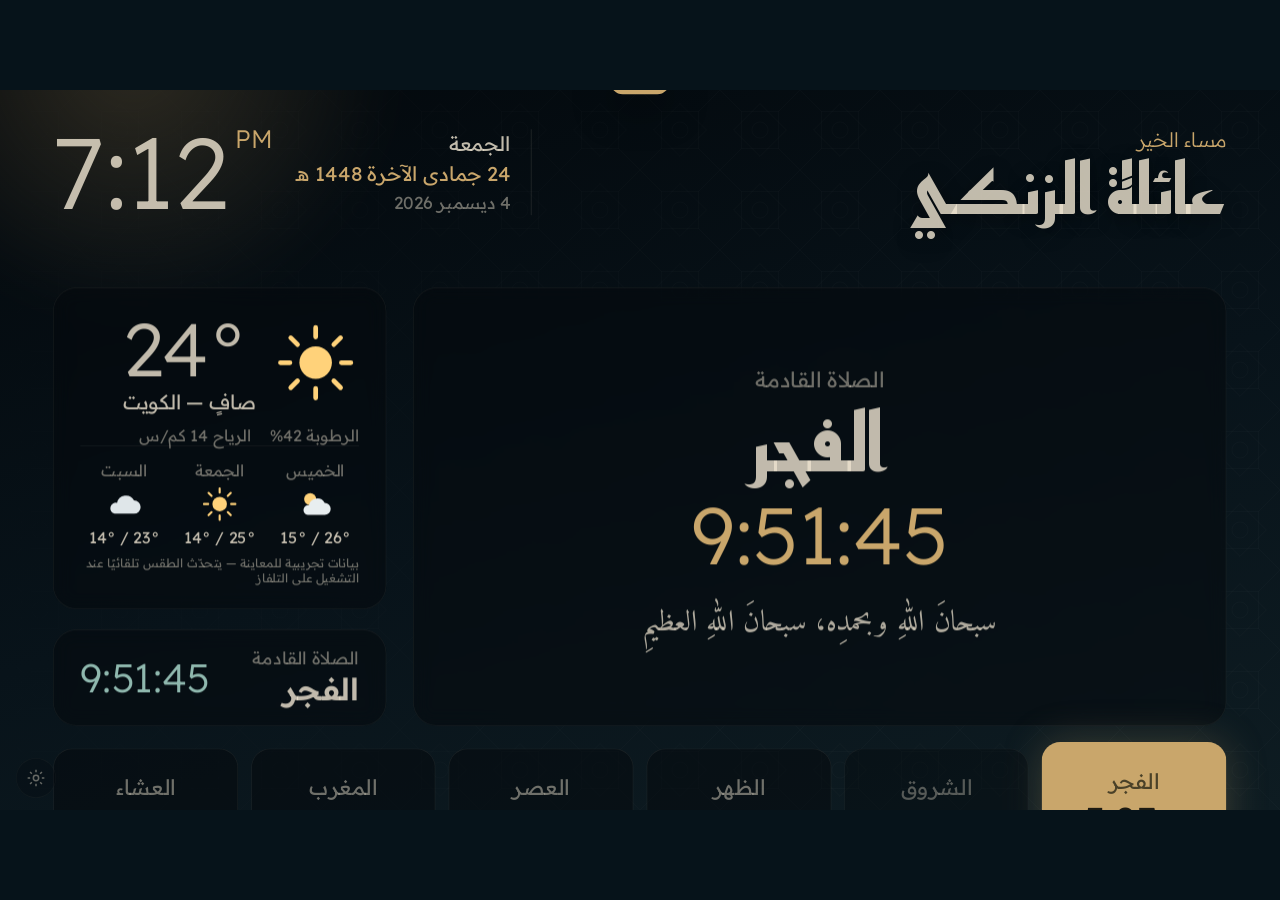
<file: zanki-tv/index.html>
<!DOCTYPE html>
<html lang="ar" dir="rtl">
<head>
<meta charset="utf-8">
<meta name="viewport" content="width=device-width,initial-scale=1">
<title>شاشة عائلة الزنكي</title>
<link href="https://fonts.googleapis.com/css2?family=Amiri:wght@400;700&family=Readex+Pro:wght@300;400;600&family=Reem+Kufi:wght@500;700&display=swap" rel="stylesheet">
<style>
/* VOICE: هادئ، بيتي، وقور — شاشة ترحيب للعائلة
   IDEA: سماء الكويت الحقيقية خلف نافذة مزخرفة؛ لون الخلفية يتبع موقع الشمس ومواقيت الصلاة
   PICTURE: لوحة الأذكار الكبيرة (أو الصلاة القادمة) في المنتصف، وشريط المواقيت أسفلها
   COLOUR/TYPE: سماء متغيرة + رمل #e6cf9f + فيروزي #6fd6c6؛ Reem Kufi للاسم، Amiri للأذكار، Readex Pro للأرقام
   LAYOUT: مسرح 1920×1080 ثابت يتمدد ليملأ أي شاشة تلفاز */
:root{color-scheme:dark;--ink:#f4efe4;--mute:rgba(244,239,228,.64);--sand:#e6cf9f;--teal:#6fd6c6;--glass:rgba(6,18,22,.44);--line:rgba(244,239,228,.13)}
*{box-sizing:border-box;min-width:0}
html,body{margin:0;height:100%;background:#06131a;color:var(--ink);overflow:hidden;font-family:'Readex Pro',system-ui,sans-serif}
#stage{position:absolute;left:50%;top:50%;width:1920px;height:1080px;transform:translate(-50%,-50%) scale(var(--s,1));overflow:hidden}
.sky{position:absolute;inset:0;transition:background 6s ease}
.pat{position:absolute;inset:0;width:100%;height:100%;opacity:.55}
.glow{position:absolute;width:900px;height:900px;border-radius:50%;filter:blur(40px);opacity:.45;transition:all 6s ease;background:radial-gradient(circle,var(--sun,#ffd79a) 0,transparent 62%)}
.wrap{position:absolute;inset:0;display:grid;grid-template-rows:230px 1fr 190px;padding:56px 80px 50px}
header{display:flex;justify-content:space-between;align-items:flex-start}
.fam small{display:block;font-size:30px;color:var(--sand);font-weight:300;margin-bottom:4px}
.fam h1{margin:0;font:700 104px/1 'Reem Kufi',sans-serif;letter-spacing:0;text-shadow:0 6px 30px rgba(0,0,0,.35)}
.clock{text-align:left;direction:ltr;display:flex;gap:34px;align-items:center}
.clock .t{font-size:150px;font-weight:300;line-height:.9;font-variant-numeric:tabular-nums}
.clock .t sup{font-size:38px;vertical-align:top;margin-left:10px;color:var(--sand)}
.clock .d{direction:rtl;text-align:right;border-right:2px solid var(--line);padding-right:30px;font-size:30px;line-height:1.5}
.clock .d .h{color:var(--sand)}
.clock .d .g{color:var(--mute);font-size:26px}
main{display:grid;grid-template-columns:minmax(0,1fr) 500px;gap:40px;padding:10px 0 34px}
.panel{position:relative;background:var(--glass);border:1px solid var(--line);border-radius:36px;backdrop-filter:blur(14px);-webkit-backdrop-filter:blur(14px);overflow:hidden}
.ad{display:flex;flex-direction:column}
.ad-head{display:flex;justify-content:space-between;align-items:center;padding:30px 44px 0}
.ad-head h2{margin:0;font:600 40px/1.2 'Readex Pro';color:var(--sand)}
.ad-head .meta{font-size:26px;color:var(--mute);display:flex;gap:18px;align-items:center}
.rep{background:var(--teal);color:#062026;border-radius:40px;padding:4px 20px;font-weight:600;font-size:24px}
.ad-body{flex:1;display:flex;align-items:center;justify-content:center;padding:20px 70px;text-align:center}
.ad-body p{margin:0;font-family:'Amiri',serif;line-height:1.75;transition:opacity .9s,transform .9s}
.ad-body p.out{opacity:0;transform:translateY(16px)}
.bar{height:6px;background:var(--line);margin:0 44px 34px;border-radius:6px;overflow:hidden}
.bar i{display:block;height:100%;width:0;background:linear-gradient(90deg,var(--teal),var(--sand));border-radius:6px}
.media{position:absolute;inset:0;width:100%;height:100%;border:0;background:#000}
.np{display:flex;flex-direction:column;align-items:center;justify-content:center;text-align:center;gap:10px}
.np .lbl{font-size:32px;color:var(--mute)}
.np .nm{font:700 120px/1.1 'Reem Kufi'}
.np .cd{font-size:120px;font-weight:300;direction:ltr;font-variant-numeric:tabular-nums;color:var(--sand);line-height:1}
.np .dz{margin-top:30px;font:400 44px/1.6 'Amiri';color:var(--ink);opacity:.9;transition:opacity .9s}
.side{display:grid;grid-template-rows:minmax(0,1fr) auto;gap:30px}
.wx{padding:34px 40px;display:flex;flex-direction:column}
.wx-top{display:flex;align-items:center;gap:24px}
.wx-top svg{width:130px;height:130px;flex:none}
.wx .tp{font-size:112px;font-weight:300;line-height:1;direction:ltr}
.wx .ds{font-size:30px;margin-top:6px}
.wx .sub{color:var(--mute);font-size:24px;margin-top:16px;display:flex;gap:28px}
.fc{margin-top:auto;display:grid;grid-template-columns:repeat(3,minmax(0,1fr));gap:12px;border-top:1px solid var(--line);padding-top:22px}
.fc div{text-align:center;font-size:24px}
.fc svg{width:58px;height:58px;display:block;margin:6px auto}
.fc b{font-weight:400;color:var(--mute)}
.note{font-size:18px;color:var(--mute);margin-top:12px}
.nx{padding:26px 40px;display:flex;justify-content:space-between;align-items:center}
.nx .a{font-size:26px;color:var(--mute)}.nx .b{font:600 46px 'Readex Pro'}
.nx .c{font-size:60px;font-weight:300;direction:ltr;color:var(--teal);font-variant-numeric:tabular-nums}
footer{display:grid;grid-template-columns:repeat(6,minmax(0,1fr));gap:20px}
.pr{background:var(--glass);border:1px solid var(--line);border-radius:28px;display:flex;flex-direction:column;align-items:center;justify-content:center;gap:4px;transition:all .6s}
.pr .n{font-size:32px;color:var(--mute)}
.pr .v{font-size:56px;font-weight:400;direction:ltr;white-space:nowrap}
.pr .v small{font-size:24px;color:var(--mute);margin-left:6px}
.pr.on{background:var(--sand);color:#1c1a12;border-color:transparent;transform:translateY(-10px);box-shadow:0 20px 50px rgba(0,0,0,.35)}
.pr.on .n,.pr.on .v small{color:#4a4128}
.pr.sun{opacity:.75}
.gear{position:absolute;left:24px;bottom:18px;width:60px;height:60px;border-radius:50%;border:1px solid var(--line);background:var(--glass);color:var(--ink);cursor:pointer;display:grid;place-items:center;opacity:.5}
.gear:focus,.gear:hover{opacity:1;outline:3px solid var(--teal)}
.toast{position:absolute;top:28px;left:50%;transform:translate(-50%,-160%);background:var(--sand);color:#1c1a12;padding:18px 44px;border-radius:60px;font-size:34px;font-weight:600;transition:transform .8s;box-shadow:0 20px 60px rgba(0,0,0,.4);white-space:nowrap}
.toast.show{transform:translate(-50%,0)}
.azan{position:absolute;inset:0;display:none;align-items:center;justify-content:center;flex-direction:column;background:radial-gradient(ellipse at 50% 40%,#1d5a5a 0,#06131a 70%);z-index:5;text-align:center}
.azan.show{display:flex;animation:fade 1.2s}
.azan svg{width:360px;height:300px}
.azan h3{margin:10px 0 0;font:700 120px/1.15 'Reem Kufi'}
.azan p{margin:14px 0 0;font-size:40px;color:var(--sand)}
.azan .hint{font-size:24px;color:var(--mute);margin-top:50px}
@keyframes fade{from{opacity:0}to{opacity:1}}
.set{position:absolute;inset:0;background:rgba(3,10,13,.82);display:none;z-index:9;align-items:center;justify-content:center}
.set.show{display:flex}
.card{width:1180px;background:#0d2329;border:1px solid var(--line);border-radius:36px;padding:46px 56px;font-size:28px}
.card h4{margin:0 0 24px;font:600 44px 'Readex Pro';color:var(--sand)}
.grid2{display:grid;grid-template-columns:repeat(4,minmax(0,1fr));gap:14px;margin-bottom:26px}
.chk{display:flex;gap:12px;align-items:center;background:rgba(255,255,255,.05);padding:14px 18px;border-radius:18px;cursor:pointer}
.chk input{width:30px;height:30px;accent-color:#6fd6c6}
.fld{display:grid;grid-template-columns:270px minmax(0,1fr);gap:16px;align-items:center;margin-bottom:14px}
.fld input,.fld select{font:inherit;font-size:24px;padding:12px 18px;border-radius:14px;border:1px solid var(--line);background:#06171c;color:var(--ink);width:100%}
.fld input:focus,.fld select:focus,.btn:focus,.chk:focus-within{outline:3px solid var(--teal)}
.btns{display:flex;gap:16px;margin-top:26px}
.btn{font:inherit;font-size:26px;padding:14px 34px;border-radius:40px;border:0;cursor:pointer;background:rgba(255,255,255,.1);color:var(--ink)}
.btn.p{background:var(--teal);color:#062026;font-weight:600}
.small{font-size:20px;color:var(--mute)}
:root{--tx:#f4efe4}
#stage{color:var(--ink);transition:color 3s}
#stage[data-ph=morning]{--ink:#123238;--mute:rgba(18,50,56,.66);--sand:#b9771f;--teal:#0f8f80;--glass:rgba(255,255,255,.5);--line:rgba(18,50,56,.14)}
#stage[data-ph=morning] .fam h1{text-shadow:0 6px 30px rgba(255,255,255,.6)}
#stage[data-ph=morning] .pat g{stroke:rgba(18,80,90,.10)}
#stage[data-ph=morning] .pr.on{background:#0f8f80;color:#fff}#stage[data-ph=morning] .pr.on .n,#stage[data-ph=morning] .pr.on .v small{color:rgba(255,255,255,.8)}
#stage[data-ph=morning] .rep{color:#fff}
#stage[data-ph=morning] .glow{opacity:.85}
#stage[data-ph=night]{--ink:rgba(236,226,206,.82);--mute:rgba(236,226,206,.46);--sand:#c9a66b;--teal:#8fb8ae;--glass:rgba(4,8,12,.5);--line:rgba(236,226,206,.08)}
#stage[data-ph=night] .glow{opacity:.22}
#stage[data-ph=night] .pat{opacity:.3}
#stage[data-ph=night] .pr.on{box-shadow:0 0 60px rgba(201,166,107,.25)}
#stage.no-family .fam,#stage.no-clock .clock,#stage.no-weather .wx,#stage.no-prayers footer,#stage.no-prayers .nx{visibility:hidden}
@media (prefers-reduced-motion:reduce){.ad-body p,.sky,.glow,.pr{transition:none}}
</style>
</head>
<body>
<div id="stage">
  <div class="sky" id="sky"></div>
  <div class="glow" id="glow"></div>
  <svg class="pat" aria-hidden="true"><defs><pattern id="st" width="120" height="120" patternUnits="userSpaceOnUse"><g fill="none" stroke="rgba(255,255,255,.07)" stroke-width="1.4"><rect x="32" y="32" width="56" height="56"/><rect x="32" y="32" width="56" height="56" transform="rotate(45 60 60)"/><circle cx="60" cy="60" r="12"/><path d="M0 0L32 32M120 0L88 32M0 120L32 88M120 120L88 88"/></g></pattern><linearGradient id="fadeP" x1="0" x2="1"><stop offset="0" stop-color="#fff" stop-opacity=".2"/><stop offset=".6" stop-color="#fff"/></linearGradient><mask id="mk"><rect width="100%" height="100%" fill="url(#fadeP)"/></mask></defs><rect width="100%" height="100%" fill="url(#st)" mask="url(#mk)"/></svg>

  <div class="wrap">
    <header>
      <div class="fam"><small id="greet">أهلًا بكم</small><h1 id="famName">عائلة الزنكي</h1></div>
      <div class="clock">
        <div class="t" id="time">--:--<sup id="ampm"></sup></div>
        <div class="d"><div id="day"></div><div class="h" id="hijri"></div><div class="g" id="greg"></div></div>
      </div>
    </header>
    <main>
      <section class="panel" id="center"></section>
      <aside class="side">
        <div class="panel wx" id="wx"></div>
        <div class="panel nx"><div><div class="a">الصلاة القادمة</div><div class="b" id="nxName">—</div></div><div class="c" id="nxCd">--:--</div></div>
      </aside>
    </main>
    <footer id="prayers"></footer>
  </div>

  <div class="toast" id="toast"></div>
  <div class="azan" id="azan">
    <svg viewBox="0 0 360 300" aria-hidden="true"><path d="M60 300V170Q60 90 180 40Q300 90 300 170V300" fill="none" stroke="#e6cf9f" stroke-width="5"/><path d="M95 300V180Q95 120 180 82Q265 120 265 180V300" fill="rgba(111,214,198,.12)" stroke="#6fd6c6" stroke-width="3"/><path d="M180 8v26" stroke="#e6cf9f" stroke-width="5"/><circle cx="180" cy="8" r="7" fill="#e6cf9f"/><g stroke="rgba(244,239,228,.35)" stroke-width="2"><path d="M130 300v-90M180 300v-110M230 300v-90"/></g></svg>
    <h3 id="azanT">حان الآن موعد الأذان</h3>
    <p id="azanS">حسب توقيت مدينة الكويت</p>
    <div class="hint">اضغط أي زر في الريموت للإغلاق</div>
  </div>

  <button class="gear" id="gear" aria-label="الإعدادات"><svg width="30" height="30" viewBox="0 0 24 24" fill="none" stroke="currentColor" stroke-width="1.8"><circle cx="12" cy="12" r="3.2"/><path d="M12 2v3M12 19v3M2 12h3M19 12h3M4.9 4.9l2.1 2.1M17 17l2.1 2.1M4.9 19.1L7 17M17 7l2.1-2.1"/></svg></button>

  <div class="set" id="set">
    <form class="card" id="form">
      <h4>اختر ما يظهر على الشاشة</h4>
      <div class="grid2" id="toggles"></div>
      <div class="fld"><label for="fName">اسم العائلة</label><input id="fName"></div>
      <div class="fld"><label for="fMode">الأذكار</label><select id="fMode"><option value="auto">تلقائي حسب الوقت</option><option value="morning">أذكار الصباح دائمًا</option><option value="evening">أذكار المساء دائمًا</option><option value="off">إخفاء</option></select></div>
      <div class="fld"><label for="fVm">فيديو أذكار الصباح</label><input id="fVm" placeholder="رابط يوتيوب أو mp4 — اتركه فارغًا لعرض الأذكار المكتوبة"></div>
      <div class="fld"><label for="fVe">فيديو أذكار المساء</label><input id="fVe" placeholder="رابط يوتيوب أو mp4"></div>
      <div class="fld"><label for="fAz">صوت الأذان</label><input id="fAz" placeholder="الأذان المعتمد مضبوط مسبقًا — ضع رابطًا آخر فقط إن أردت تغييره"></div>
      <div class="fld"><label for="fHo">تعديل التاريخ الهجري</label><select id="fHo"><option value="-1">-1 يوم</option><option value="0">بدون تعديل</option><option value="1">+1 يوم</option></select></div>
      <div class="small">الأذكار: الصباح من الفجر حتى الظهر، والمساء من العصر حتى المغرب. المواقيت محسوبة لمدينة الكويت (الفجر 18°، العشاء 17.5°).</div>
      <div class="btns"><button class="btn p" type="submit">حفظ</button><button class="btn" type="button" id="testAz">تجربة تنبيه الأذان</button><button class="btn" type="button" id="close">إغلاق</button></div>
    </form>
  </div>
</div>

<script>
{
const $=id=>document.getElementById(id);
const esc=s=>String(s).replace(/[&<>"']/g,c=>({'&':'&amp;','<':'&lt;','>':'&gt;','"':'&quot;',"'":'&#39;'}[c]));
const LAT=29.3759,LNG=47.9774,TZ=3;
const DEF={family:'عائلة الزنكي',mode:'auto',vm:'',ve:'',az:'',ho:0,show:{family:true,clock:true,weather:true,prayers:true,alerts:true}};
let S=JSON.parse(JSON.stringify(DEF));
try{const s=JSON.parse(localStorage.getItem('zanki-tv')||'null');if(s)S=Object.assign(S,s,{show:Object.assign({},DEF.show,s.show||{})})}catch(e){}
const save=()=>{try{localStorage.setItem('zanki-tv',JSON.stringify(S))}catch(e){}};

/* ===== التحجيم ليملأ الشاشة ===== */
const fit=()=>document.documentElement.style.setProperty('--s',Math.min(innerWidth/1920,innerHeight/1080));
addEventListener('resize',fit);fit();

/* ===== مواقيت الصلاة (حساب فلكي لمدينة الكويت) ===== */
const rad=d=>d*Math.PI/180,deg=r=>r*180/Math.PI;
const fix=(a,b)=>{a=a-b*Math.floor(a/b);return a<0?a+b:a};
function jul(y,m,d){if(m<=2){y-=1;m+=12}const A=Math.floor(y/100),B=2-A+Math.floor(A/4);return Math.floor(365.25*(y+4716))+Math.floor(30.6001*(m+1))+d+B-1524.5}
function sunPos(jd){const D=jd-2451545,g=fix(357.529+.98560028*D,360),q=fix(280.459+.98564736*D,360),L=fix(q+1.915*Math.sin(rad(g))+.02*Math.sin(rad(2*g)),360),e=23.439-.00000036*D;
  const RA=fix(deg(Math.atan2(Math.cos(rad(e))*Math.sin(rad(L)),Math.cos(rad(L))))/15,24);return{decl:deg(Math.asin(Math.sin(rad(e))*Math.sin(rad(L)))),eqt:q/15-RA}}
function times(y,m,d){
  const jd=jul(y,m,d)-LNG/(15*24);
  const noon=t=>fix(12-sunPos(jd+t).eqt,24);
  const ang=(a,t,ccw)=>{const dc=sunPos(jd+t).decl,n=noon(t);const T=deg(Math.acos((-Math.sin(rad(a))-Math.sin(rad(dc))*Math.sin(rad(LAT)))/(Math.cos(rad(dc))*Math.cos(rad(LAT)))))/15;return n+(ccw?-T:T)};
  const asr=t=>{const dc=sunPos(jd+t).decl;return ang(-deg(Math.atan(1/(1+Math.tan(rad(Math.abs(LAT-dc)))))),t)};
  let r={fajr:5,sunrise:6,dhuhr:12,asr:13,maghrib:18,isha:18};
  for(let i=0;i<2;i++){const p=k=>r[k]/24;r={fajr:ang(18,p('fajr'),1),sunrise:ang(.833,p('sunrise'),1),dhuhr:noon(p('dhuhr')),asr:asr(p('asr')),maghrib:ang(.833,p('maghrib')),isha:ang(17.5,p('isha'))}}
  const adj=TZ-LNG/15,off={dhuhr:2/60,maghrib:1/60};
  for(const k in r)r[k]=r[k]+adj+(off[k]||0);
  return r}
const NAMES={fajr:'الفجر',sunrise:'الشروق',dhuhr:'الظهر',asr:'العصر',maghrib:'المغرب',isha:'العشاء'};
const fmt=h=>{let m=Math.round(h*60)%1440,H=Math.floor(m/60),M=m%60,ap=H<12?'ص':'م';H=H%12||12;return{t:H+':'+String(M).padStart(2,'0'),ap}};

/* ===== الأذكار ===== */
const Q=[
 {t:'اللَّهُ لا إلهَ إلا هوَ الحيُّ القيُّومُ، لا تأخذُهُ سِنةٌ ولا نومٌ، لهُ ما في السماواتِ وما في الأرضِ، مَن ذا الذي يشفعُ عندَهُ إلا بإذنِهِ، يعلمُ ما بينَ أيديهِم وما خلفَهُم، ولا يُحيطونَ بشيءٍ مِن علمِهِ إلا بما شاءَ، وسِعَ كرسيُّهُ السماواتِ والأرضَ، ولا يَؤودُهُ حفظُهُما، وهوَ العليُّ العظيمُ',n:1,s:'آية الكرسي'},
 {t:'قُلْ هُوَ اللَّهُ أَحَدٌ ۝ اللَّهُ الصَّمَدُ ۝ لَمْ يَلِدْ وَلَمْ يُولَدْ ۝ وَلَمْ يَكُن لَّهُ كُفُوًا أَحَدٌ',n:3,s:'سورة الإخلاص'},
 {t:'قُلْ أَعُوذُ بِرَبِّ الْفَلَقِ ۝ مِن شَرِّ مَا خَلَقَ ۝ وَمِن شَرِّ غَاسِقٍ إِذَا وَقَبَ ۝ وَمِن شَرِّ النَّفَّاثَاتِ فِي الْعُقَدِ ۝ وَمِن شَرِّ حَاسِدٍ إِذَا حَسَدَ',n:3,s:'سورة الفلق'},
 {t:'قُلْ أَعُوذُ بِرَبِّ النَّاسِ ۝ مَلِكِ النَّاسِ ۝ إِلَٰهِ النَّاسِ ۝ مِن شَرِّ الْوَسْوَاسِ الْخَنَّاسِ ۝ الَّذِي يُوَسْوِسُ فِي صُدُورِ النَّاسِ ۝ مِنَ الْجِنَّةِ وَالنَّاسِ',n:3,s:'سورة الناس'}];
const SH=[
 {t:'اللهمَّ أنتَ ربي لا إلهَ إلا أنتَ، خلقتَني وأنا عبدُك، وأنا على عهدِك ووعدِك ما استطعتُ، أعوذُ بكَ مِن شرِّ ما صنعتُ، أبوءُ لكَ بنعمتِك عليَّ، وأبوءُ بذنبي، فاغفرْ لي فإنه لا يغفرُ الذنوبَ إلا أنتَ',n:1,s:'سيد الاستغفار'},
 {t:'بسمِ اللهِ الذي لا يضرُّ معَ اسمِه شيءٌ في الأرضِ ولا في السماءِ، وهوَ السميعُ العليمُ',n:3},
 {t:'رضيتُ باللهِ ربًّا، وبالإسلامِ دينًا، وبمحمدٍ صلى الله عليه وسلم نبيًّا',n:3},
 {t:'اللهمَّ عافِني في بدني، اللهمَّ عافِني في سمعي، اللهمَّ عافِني في بصري، لا إلهَ إلا أنتَ',n:3},
 {t:'اللهمَّ إني أسألُك العفوَ والعافيةَ في الدنيا والآخرةِ، اللهمَّ إني أسألُك العفوَ والعافيةَ في ديني ودنيايَ وأهلي ومالي، اللهمَّ استرْ عوراتي وآمِنْ روعاتي',n:1},
 {t:'يا حيُّ يا قيومُ برحمتِك أستغيثُ، أصلحْ لي شأني كلَّه، ولا تكلْني إلى نفسي طرفةَ عينٍ',n:1},
 {t:'حسبيَ اللهُ لا إلهَ إلا هوَ، عليهِ توكلتُ، وهوَ ربُّ العرشِ العظيمِ',n:7}];
const ADH={
 morning:{title:'أذكار الصباح',list:[...Q,
  {t:'أصبحنا وأصبحَ الملكُ للهِ، والحمدُ للهِ، لا إلهَ إلا اللهُ وحدَه لا شريكَ له، له الملكُ وله الحمدُ وهوَ على كلِّ شيءٍ قديرٌ، ربِّ أسألُك خيرَ ما في هذا اليومِ وخيرَ ما بعدَه، وأعوذُ بكَ مِن شرِّ ما في هذا اليومِ وشرِّ ما بعدَه',n:1},
  {t:'اللهمَّ بكَ أصبحنا، وبكَ أمسينا، وبكَ نحيا، وبكَ نموتُ، وإليكَ النشورُ',n:1},
  {t:'أصبحنا على فطرةِ الإسلامِ، وعلى كلمةِ الإخلاصِ، وعلى دينِ نبيِّنا محمدٍ صلى الله عليه وسلم، وعلى ملةِ أبينا إبراهيمَ حنيفًا مسلمًا وما كانَ مِنَ المشركينَ',n:1},
  ...SH,{t:'سبحانَ اللهِ وبحمدِه',n:100}]},
 evening:{title:'أذكار المساء',list:[...Q,
  {t:'أمسينا وأمسى الملكُ للهِ، والحمدُ للهِ، لا إلهَ إلا اللهُ وحدَه لا شريكَ له، له الملكُ وله الحمدُ وهوَ على كلِّ شيءٍ قديرٌ، ربِّ أسألُك خيرَ ما في هذهِ الليلةِ وخيرَ ما بعدَها، وأعوذُ بكَ مِن شرِّ ما في هذهِ الليلةِ وشرِّ ما بعدَها',n:1},
  {t:'اللهمَّ بكَ أمسينا، وبكَ أصبحنا، وبكَ نحيا، وبكَ نموتُ، وإليكَ المصيرُ',n:1},
  {t:'أعوذُ بكلماتِ اللهِ التاماتِ مِن شرِّ ما خلقَ',n:3},
  {t:'أمسينا على فطرةِ الإسلامِ، وعلى كلمةِ الإخلاصِ، وعلى دينِ نبيِّنا محمدٍ صلى الله عليه وسلم، وعلى ملةِ أبينا إبراهيمَ حنيفًا مسلمًا وما كانَ مِنَ المشركينَ',n:1},
  ...SH]}};
const DZ=['سبحانَ اللهِ وبحمدِه، سبحانَ اللهِ العظيمِ','لا حولَ ولا قوةَ إلا باللهِ','اللهمَّ صلِّ وسلِّم على نبيِّنا محمد','أستغفرُ اللهَ وأتوبُ إليه','لا إلهَ إلا اللهُ وحدَه لا شريكَ له'];

/* ===== الوقت بتوقيت الكويت ===== */
const kNow=()=>new Date(Date.now()+TZ*3600e3);
const hoursOf=d=>d.getUTCHours()+d.getUTCMinutes()/60+d.getUTCSeconds()/3600;
let PT=null,ptKey='';
function today(){const d=kNow(),k=d.getUTCFullYear()+'-'+d.getUTCMonth()+'-'+d.getUTCDate();if(k!==ptKey){ptKey=k;PT=times(d.getUTCFullYear(),d.getUTCMonth()+1,d.getUTCDate())}return PT}
function nextPrayer(){const h=hoursOf(kNow()),p=today();for(const k of['fajr','dhuhr','asr','maghrib','isha'])if(p[k]>h)return{k,at:p[k],left:p[k]-h};
  const d=new Date(kNow().getTime()+864e5),t=times(d.getUTCFullYear(),d.getUTCMonth()+1,d.getUTCDate());return{k:'fajr',at:t.fajr,left:t.fajr+24-h}}
function phase(){const h=hoursOf(kNow()),p=today();
  if(S.mode==='off')return null;if(S.mode==='morning'||S.mode==='evening')return S.mode;
  if(h>=p.fajr&&h<p.dhuhr)return'morning';if(h>=p.asr&&h<p.maghrib)return'evening';return null}

/* ===== السماء حسب الشمس ===== */
function paintSky(){const h=hoursOf(kNow()),p=today();let a,b,c,sun,x,y,ph;
  if(h>=p.fajr&&h<p.sunrise){ph='day';a='#2a4a6b';b='#7aa7b8';c='#f2c9a0';sun='#ffd7a8';x=1250;y=520}
  else if(h>=p.sunrise&&h<p.dhuhr){ph='morning';a='#bfe9ef';b='#e9f7ef';c='#fff1cf';sun='#fff3b0';x=1350;y=-260}
  else if(h>=p.dhuhr&&h<p.asr){ph='day';a='#0d4552';b='#1f7c84';c='#2b8b91';sun='#fff1c2';x=1050;y=-300}
  else if(h>=p.asr&&h<p.maghrib){ph='day';a='#18404e';b='#5b6a63';c='#b2845a';sun='#ffd08a';x=300;y=160}
  else if(h>=p.maghrib&&h<p.isha){ph='night';a='#1a1626';b='#2c2232';c='#4a2f2c';sun='#d98a5e';x=-150;y=560}
  else{ph='night';a='#03080c';b='#08131a';c='#0e1c22';sun='#c9a66b';x=-250;y=-500}
  $('stage').dataset.ph=ph;
  $('sky').style.background=`linear-gradient(165deg,${a} 0%,${b} 55%,${c} 100%)`;
  const g=$('glow');g.style.setProperty('--sun',sun);g.style.left=x+'px';g.style.top=y+'px';
  $('greet').textContent=(h>=p.fajr&&h<12)?'صباح الخير':(h<p.maghrib&&h>=12)?'نهاركم سعيد':'مساء الخير'}

/* ===== الرأس والمواقيت ===== */
function head(){const d=kNow(),f=fmt(hoursOf(d));$('time').firstChild.textContent=f.t;$('ampm').textContent=f.ap==='ص'?'AM':'PM';
  try{const real=new Date();$('day').textContent=new Intl.DateTimeFormat('ar-KW',{weekday:'long',timeZone:'Asia/Kuwait'}).format(real);
    $('hijri').textContent=new Intl.DateTimeFormat('ar-SA-u-ca-islamic-umalqura-nu-latn',{day:'numeric',month:'long',year:'numeric',timeZone:'Asia/Kuwait'}).format(new Date(real.getTime()+S.ho*864e5)).replace('هـ','')+' هـ';
    $('greg').textContent=new Intl.DateTimeFormat('ar-KW-u-nu-latn',{day:'numeric',month:'long',year:'numeric',timeZone:'Asia/Kuwait'}).format(real)}catch(e){}}
function prayersRow(){const p=today(),n=nextPrayer();$('prayers').innerHTML=['fajr','sunrise','dhuhr','asr','maghrib','isha'].map(k=>{const f=fmt(p[k]);
  return`<div class="pr${k===n.k&&n.left<20?' on':''}${k==='sunrise'?' sun':''}"><div class="n">${NAMES[k]}</div><div class="v">${f.t}<small>${f.ap}</small></div></div>`}).join('');
  const L=Math.max(0,n.left*3600),hh=Math.floor(L/3600),mm=Math.floor(L%3600/60),ss=Math.floor(L%60);
  const cd=hh?`${hh}:${String(mm).padStart(2,'0')}:${String(ss).padStart(2,'0')}`:`${mm}:${String(ss).padStart(2,'0')}`;
  $('nxName').textContent=NAMES[n.k];$('nxCd').textContent=cd;return{n,cd}}

/* ===== اللوحة الوسطى ===== */
let mode='x',idx=0,slideT=null,dzI=0;
function ytId(u){const m=String(u).match(/(?:youtu\.be\/|v=|shorts\/|embed\/)([\w-]{11})/);return m?m[1]:null}
function center(force){const ph=phase(),key=ph||'np';if(key===mode&&!force)return;mode=key;clearTimeout(slideT);const c=$('center');
  if(!ph){c.className='panel np';c.innerHTML='<div class="lbl">الصلاة القادمة</div><div class="nm" id="npN"></div><div class="cd" id="npC"></div><div class="dz" id="dz"></div>';rotDz();return}
  const A=ADH[ph],v=ph==='morning'?S.vm:S.ve,id=v&&ytId(v);c.className='panel ad';
  if(id){c.innerHTML=`<iframe class="media" allow="autoplay; encrypted-media" src="https://www.youtube-nocookie.com/embed/${id}?autoplay=1&loop=1&playlist=${id}&controls=0&rel=0"></iframe>`;return}
  if(v&&/^https?:/.test(v)){c.innerHTML=`<video class="media" autoplay loop playsinline src="${esc(v)}"></video>`;return}
  c.innerHTML=`<div class="ad-head"><h2>${A.title}</h2><div class="meta"><span id="aSrc"></span><span id="aNum"></span><span class="rep" id="aRep"></span></div></div><div class="ad-body"><p id="aTxt"></p></div><div class="bar"><i id="aBar"></i></div>`;
  idx=0;slide(A)}
function slide(A){const it=A.list[idx%A.list.length],p=$('aTxt');if(!p)return;p.classList.add('out');
  setTimeout(()=>{p.textContent=it.t;const L=it.t.length;p.style.fontSize=(L>300?42:L>180?52:L>90?62:74)+'px';p.classList.remove('out');
    $('aNum').textContent=(idx%A.list.length+1)+' / '+A.list.length;$('aSrc').textContent=it.s||'';$('aRep').textContent=it.n===1?'مرة واحدة':it.n===3?'3 مرات':it.n===7?'7 مرات':it.n+' مرة';
    const dur=Math.max(9,Math.min(32,6+L*.09))*1000,b=$('aBar');b.style.transition='none';b.style.width='0';b.offsetWidth;b.style.transition=`width ${dur}ms linear`;b.style.width='100%';
    slideT=setTimeout(()=>{idx++;slide(A)},dur)},700)}
function rotDz(){const e=$('dz');if(!e)return;e.style.opacity=0;setTimeout(()=>{e.textContent=DZ[dzI++%DZ.length];e.style.opacity=.9},800);slideT=setTimeout(rotDz,15000)}

/* ===== الطقس (Open-Meteo) ===== */
const ICO={sun:'<svg viewBox="0 0 64 64"><circle cx="32" cy="32" r="12" fill="#ffd27a"/><g stroke="#ffd27a" stroke-width="3.5" stroke-linecap="round"><path d="M32 6v7M32 51v7M6 32h7M51 32h7M13.6 13.6l5 5M45.4 45.4l5 5M13.6 50.4l5-5M45.4 18.6l5-5"/></g></svg>',
 part:'<svg viewBox="0 0 64 64"><circle cx="24" cy="24" r="10" fill="#ffd27a"/><path d="M20 50h28a10 10 0 0 0 0-20 14 14 0 0 0-26 4 8 8 0 0 0-2 16z" fill="#e8eef0"/></svg>',
 cloud:'<svg viewBox="0 0 64 64"><path d="M16 48h32a11 11 0 0 0 0-22 15 15 0 0 0-28 4 9 9 0 0 0-4 18z" fill="#dfe6e9"/></svg>',
 rain:'<svg viewBox="0 0 64 64"><path d="M16 38h32a10 10 0 0 0 0-20 14 14 0 0 0-26 4 8 8 0 0 0-6 16z" fill="#dfe6e9"/><g stroke="#6fd6c6" stroke-width="3.5" stroke-linecap="round"><path d="M22 44l-3 8M32 44l-3 8M42 44l-3 8"/></g></svg>',
 dust:'<svg viewBox="0 0 64 64"><g stroke="#e6cf9f" stroke-width="4" stroke-linecap="round"><path d="M10 24h34M16 34h40M10 44h30"/></g></svg>',
 storm:'<svg viewBox="0 0 64 64"><path d="M16 36h32a10 10 0 0 0 0-20 14 14 0 0 0-26 4 8 8 0 0 0-6 16z" fill="#cfd8dc"/><path d="M34 38l-8 12h7l-4 10 12-15h-7l4-7z" fill="#ffd27a"/></svg>'};
const wInfo=c=>c===0?['sun','صافٍ']:c<=2?['part','غائم جزئيًا']:c===3?['cloud','غائم']:c<=48?['dust','ضباب / غبار']:c<=82?['rain','أمطار']:['storm','عواصف رعدية'];
function renderWx(w,sample){const [ic,ds]=wInfo(w.code);
  $('wx').innerHTML=`<div class="wx-top">${ICO[ic]}<div><div class="tp">${Math.round(w.t)}°</div><div class="ds">${ds} — الكويت</div></div></div>
  <div class="sub"><span>الرطوبة ${Math.round(w.hum)}%</span><span>الرياح ${Math.round(w.wind)} كم/س</span></div>
  <div class="fc">${w.days.map(d=>`<div><b>${esc(d.n)}</b>${ICO[wInfo(d.c)[0]]}${Math.round(d.mx)}° / ${Math.round(d.mn)}°</div>`).join('')}</div>${sample?'<div class="note">بيانات تجريبية للمعاينة — يتحدّث الطقس تلقائيًا عند التشغيل على التلفاز</div>':''}`}
function loadWx(){fetch(`https://api.open-meteo.com/v1/forecast?latitude=${LAT}&longitude=${LNG}&current=temperature_2m,weather_code,relative_humidity_2m,wind_speed_10m&daily=weather_code,temperature_2m_max,temperature_2m_min&timezone=Asia%2FKuwait&forecast_days=4`)
  .then(r=>r.json()).then(j=>{const dn=i=>new Intl.DateTimeFormat('ar-KW',{weekday:'long'}).format(new Date(j.daily.time[i]+'T12:00:00'));
    renderWx({t:j.current.temperature_2m,code:j.current.weather_code,hum:j.current.relative_humidity_2m,wind:j.current.wind_speed_10m,days:[1,2,3].map(i=>({n:dn(i),c:j.daily.weather_code[i],mx:j.daily.temperature_2m_max[i],mn:j.daily.temperature_2m_min[i]}))})})
  .catch(()=>renderWx({t:24,code:0,hum:42,wind:14,days:[{n:'الخميس',c:1,mx:26,mn:15},{n:'الجمعة',c:0,mx:25,mn:14},{n:'السبت',c:3,mx:23,mn:14}]},true))}

/* ===== تنبيه الأذان ===== */
const fired={};let azT=null,ctx=null;
function chime(){try{ctx=ctx||new(window.AudioContext||window.webkitAudioContext)();[0,.5,1].forEach((d,i)=>{const o=ctx.createOscillator(),g=ctx.createGain();o.frequency.value=[523,659,784][i];g.gain.setValueAtTime(.0001,ctx.currentTime+d);g.gain.exponentialRampToValueAtTime(.25,ctx.currentTime+d+.05);g.gain.exponentialRampToValueAtTime(.0001,ctx.currentTime+d+1.6);o.connect(g);g.connect(ctx.destination);o.start(ctx.currentTime+d);o.stop(ctx.currentTime+d+1.7)})}catch(e){}}
function azan(k){$('azanT').textContent='حان الآن موعد أذان '+NAMES[k];$('azanS').textContent='حسب توقيت مدينة الكويت — '+fmt(today()[k]).t+' '+fmt(today()[k]).ap;$('azan').classList.add('show');
  const au=new Audio(S.az&&/^https?:/.test(S.az)?S.az:'azan.mp3');window._au=au;au.play().catch(chime);clearTimeout(azT);azT=setTimeout(hideAz,200000)}
function hideAz(){$('azan').classList.remove('show');if(window._au){window._au.pause();window._au=null}}
function alerts(n){if(!S.show.alerts)return;const p=today(),h=hoursOf(kNow()),d=kNow().getUTCDate();
  for(const k of['fajr','dhuhr','asr','maghrib','isha']){const diff=(h-p[k])*60;if(diff>=0&&diff<1&&!fired[d+k]){fired[d+k]=1;azan(k)}}
  const t=$('toast'),m=Math.ceil(n.left*60);if(m<=10&&m>0){t.textContent=`باقي ${m} ${m<=10&&m>2?'دقائق':'دقيقة'} على أذان ${NAMES[n.k]}`;t.classList.add('show')}else t.classList.remove('show')}

/* ===== الإعدادات ===== */
const TG={family:'اسم العائلة',clock:'الساعة والتاريخ',weather:'الطقس',prayers:'مواقيت الصلاة',alerts:'تنبيه الأذان'};
function applyShow(){const st=$('stage');for(const k in TG)st.classList.toggle('no-'+k,!S.show[k]);$('famName').textContent=S.family}
function openSet(){$('toggles').innerHTML=Object.keys(TG).map(k=>`<label class="chk"><input type="checkbox" data-k="${k}" ${S.show[k]?'checked':''}>${TG[k]}</label>`).join('');
  $('fName').value=S.family;$('fMode').value=S.mode;$('fVm').value=S.vm;$('fVe').value=S.ve;$('fAz').value=S.az;$('fHo').value=String(S.ho);$('set').classList.add('show');$('fName').focus()}
$('form').addEventListener('submit',e=>{e.preventDefault();document.querySelectorAll('#toggles input').forEach(i=>S.show[i.dataset.k]=i.checked);
  S.family=$('fName').value.trim()||DEF.family;S.mode=$('fMode').value;S.vm=$('fVm').value.trim();S.ve=$('fVe').value.trim();S.az=$('fAz').value.trim();S.ho=+$('fHo').value;
  save();applyShow();head();center(true);$('set').classList.remove('show')});
$('close').onclick=()=>$('set').classList.remove('show');
$('testAz').onclick=()=>{$('set').classList.remove('show');azan(nextPrayer().k)};
$('gear').onclick=openSet;
addEventListener('keydown',e=>{if($('azan').classList.contains('show')){hideAz();e.preventDefault();return}
  if($('set').classList.contains('show')){const f=[...document.querySelectorAll('#form input,#form select,#form button')],i=f.indexOf(document.activeElement),ae=document.activeElement;
    if(e.keyCode===10009){$('set').classList.remove('show');e.preventDefault();return}
    if(e.key==='ArrowDown'||(e.key==='ArrowLeft'&&ae.type!=='text')){f[(i+1)%f.length].focus();e.preventDefault();return}
    if(e.key==='ArrowUp'||(e.key==='ArrowRight'&&ae.type!=='text')){f[(i-1+f.length)%f.length].focus();e.preventDefault();return}
    if(e.key==='Enter'&&ae.type==='checkbox'){ae.click();e.preventDefault();return}}
  if(!$('set').classList.contains('show')&&(e.key==='Enter'||e.key==='ContextMenu'||e.key==='s'||e.key==='m')){openSet();e.preventDefault()}
  if(e.key==='Escape'||e.key==='Backspace'&&!/INPUT/.test(document.activeElement.tagName))$('set').classList.remove('show')});
$('azan').addEventListener('click',hideAz);

/* ===== التشغيل ===== */
function tick(){head();const r=prayersRow();center();if(mode==='np'&&$('npN')){$('npN').textContent=NAMES[r.n.k];$('npC').textContent=r.cd}alerts(r.n)}
applyShow();paintSky();tick();loadWx();
setInterval(tick,1000);setInterval(paintSky,60000);setInterval(loadWx,30*60000);
}
</script>
</body>
</html>
</file>
<file: fonts/fonts.css>
/* Readex Pro (خط متغير الوزن ٤٠٠–٧٠٠) — رخصة SIL OFL، مضمّن محلياً بلا أي خدمة خارجية */
@font-face{font-family:'Readex Pro';font-style:normal;font-weight:400 700;font-display:swap;src:url(readex-arabic.woff2) format('woff2');unicode-range:U+0600-06FF,U+0750-077F,U+0870-088E,U+0890-0891,U+0897-08E1,U+08E3-08FF,U+200C-200E,U+2010-2011,U+204F,U+2E41,U+FB50-FDFF,U+FE70-FE74,U+FE76-FEFC}
@font-face{font-family:'Readex Pro';font-style:normal;font-weight:400 700;font-display:swap;src:url(readex-latin.woff2) format('woff2');unicode-range:U+0000-00FF,U+0131,U+0152-0153,U+02BB-02BC,U+02C6,U+02DA,U+02DC,U+0304,U+0308,U+0329,U+2000-206F,U+20AC,U+2122,U+2191,U+2193,U+2212,U+2215,U+FEFF,U+FFFD}
/* Aref Ruqaa (خط الرقعة) للملاحظات المكتوبة باليد فقط — رخصة SIL OFL، مضمّن محلياً */
@font-face{font-family:'Aref Ruqaa';font-style:normal;font-weight:400;font-display:swap;src:url(ruqaa-arabic.woff2) format('woff2');unicode-range:U+0600-06FF,U+0750-077F,U+200C-200E,U+FB50-FDFF,U+FE70-FEFC}
</file>
